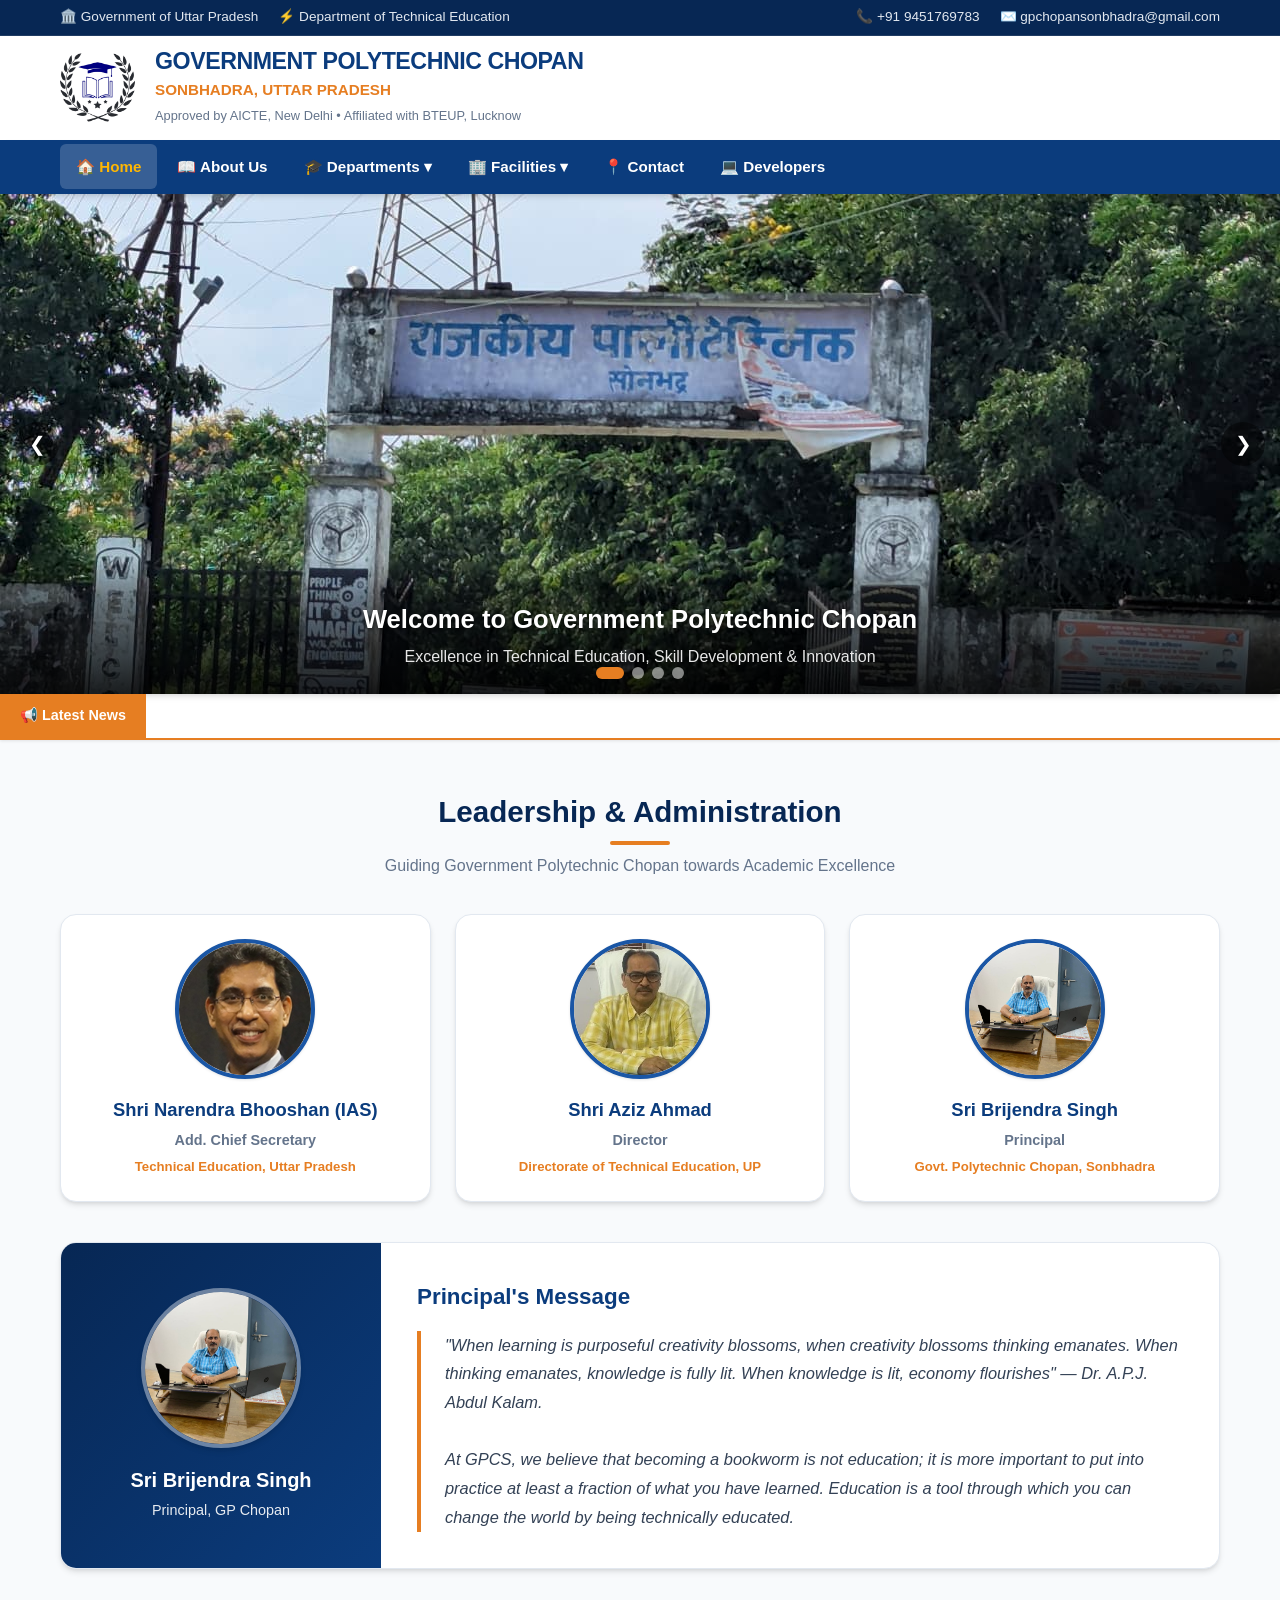
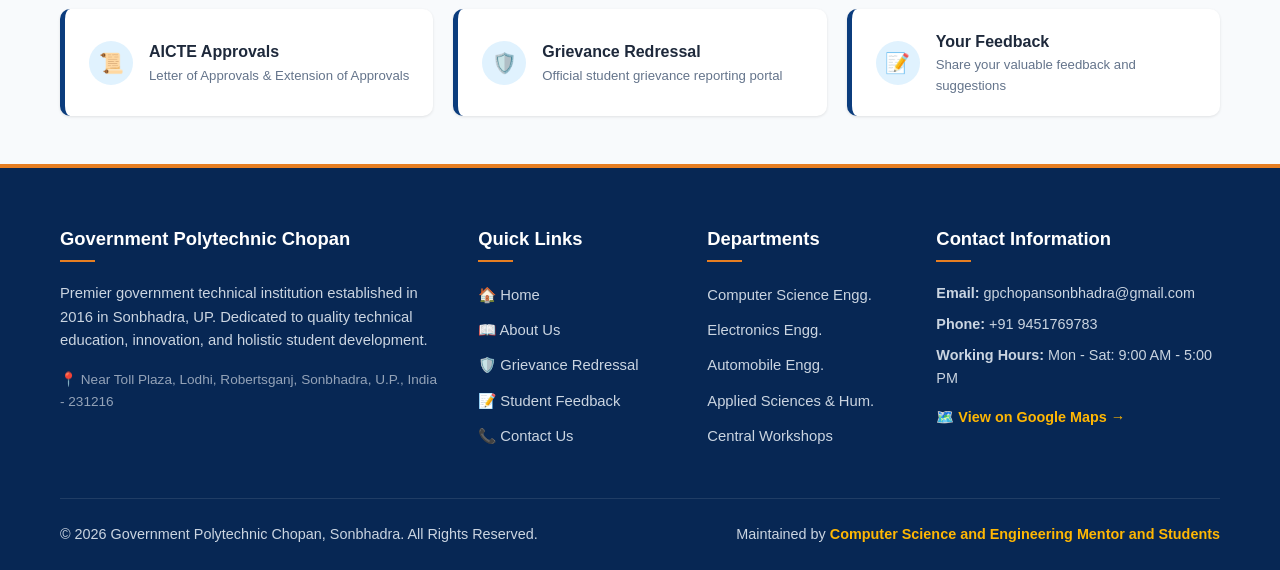
<file: index.html>
<!DOCTYPE html>
<html lang="en">
<head>
  <meta charset="UTF-8">
  <meta name="viewport" content="width=device-width, initial-scale=1.0">
  <meta http-equiv="X-UA-Compatible" content="IE=edge">
  <meta name="description" content="Government Polytechnic Chopan, Sonbhadra - Approved by AICTE, affiliated with BTEUP Lucknow. Premier Government Technical Institute.">
  <title>Government Polytechnic Chopan, Sonbhadra | Technical Education UP</title>
  <link rel="stylesheet" href="css/style.css">
  <link rel="icon" type="image/png" href="images/1.png">
</head>
<body>

<!-- Top Information Bar -->
<div class="top-bar">
  <div class="container">
    <div class="top-bar-left">
      <span>🏛️ Government of Uttar Pradesh</span>
      <span>⚡ Department of Technical Education</span>
    </div>
    <div class="top-bar-right">
      <a href="tel:9451769783">📞 +91 9451769783</a>
      <a href="mailto:gpchopansonbhadra@gmail.com">✉️ gpchopansonbhadra@gmail.com</a>
    </div>
  </div>
</div>

<!-- Main Branding Header -->
<header class="main-header">
  <div class="container">
    <div class="header-brand">
      <a href="index.html">
        <img src="images/1.png" alt="GP Chopan Official Logo" class="brand-logo">
      </a>
      <div class="brand-text">
        <h1>GOVERNMENT POLYTECHNIC CHOPAN</h1>
        <p>SONBHADRA, UTTAR PRADESH</p>
        <span class="sub-tag">Approved by AICTE, New Delhi • Affiliated with BTEUP, Lucknow</span>
      </div>
    </div>
  </div>
</header>

<!-- Sticky Responsive Navbar -->
<div class="navbar-wrapper">
  <div class="container">
    <nav class="navbar">
      <button class="mobile-nav-toggle" id="mobileNavToggle" aria-label="Toggle navigation" aria-expanded="false">☰</button>
      
      <ul class="nav-links" id="navLinks">
        <li class="nav-item">
          <a href="index.html" class="nav-link active">🏠 Home</a>
        </li>
        <li class="nav-item">
          <a href="about.html" class="nav-link ">📖 About Us</a>
        </li>
        
        <!-- Departments Dropdown -->
        <li class="nav-item dropdown">
          <a href="#" class="nav-link ">🎓 Departments ▾</a>
          <ul class="dropdown-menu">
            <li><a href="computerScience.html" class="dropdown-link">💻 Computer Science & Engg.</a></li>
            <li><a href="electronics.html" class="dropdown-link">⚡ Electronics Engineering</a></li>
            <li><a href="automobile.html" class="dropdown-link">🚗 Automobile Engineering</a></li>
            <li><a href="appliedSciencesAndHumanities.html" class="dropdown-link">🔬 Applied Sciences & Humanities</a></li>
          </ul>
        </li>

        <!-- Facilities Dropdown -->
        <li class="nav-item dropdown">
          <a href="#" class="nav-link ">🏢 Facilities ▾</a>
          <ul class="dropdown-menu">
            <li><a href="library.html" class="dropdown-link">📚 Central Library</a></li>
            <li><a href="workshops.html" class="dropdown-link">⚙️ Central Workshops</a></li>
            <li><a href="hostels.html" class="dropdown-link">🛏️ Student Hostels</a></li>
          </ul>
        </li>

        <li class="nav-item">
          <a href="contact.html" class="nav-link ">📍 Contact</a>
        </li>
        <li class="nav-item">
          <a href="developers.html" class="nav-link ">💻 Developers</a>
        </li>
      </ul>
    </nav>
  </div>
</div>

<main>
  <!-- Hero Carousel Slider -->
  <section class="hero-section">
    <div class="slider-container">
      <div class="slide active">
        <img src="images/home-pic1.jpg" alt="Government Polytechnic Chopan Campus">
        <div class="slide-caption">
          <h2>Welcome to Government Polytechnic Chopan</h2>
          <p>Excellence in Technical Education, Skill Development & Innovation</p>
        </div>
      </div>
      <div class="slide">
        <img src="images/home-pic2.jpg" alt="Academic Buildings and Campus Life">
        <div class="slide-caption">
          <h2>State-of-the-Art Infrastructure & Labs</h2>
          <p>Hands-on Practical Training for Future Engineers</p>
        </div>
      </div>
      <div class="slide">
        <img src="images/home-pic3-hostelgirls.jpg" alt="Student Hostels and Activities">
        <div class="slide-caption">
          <h2>Vibrant Campus & Student Life</h2>
          <p>Nurturing Leadership, Ethics, and Holistic Growth</p>
        </div>
      </div>
      <div class="slide">
        <img src="images/home-pic4.jpg" alt="College Campus Panoramic View">
        <div class="slide-caption">
          <h2>Sonbhadra's Leading Technical Institution</h2>
          <p>Empowering Students through Modern Engineering Diplomas</p>
        </div>
      </div>

      <button class="slider-btn prev" id="sliderPrev" aria-label="Previous Slide">❮</button>
      <button class="slider-btn next" id="sliderNext" aria-label="Next Slide">❯</button>

      <div class="slider-dots">
        <span class="dot active"></span>
        <span class="dot"></span>
        <span class="dot"></span>
        <span class="dot"></span>
      </div>
    </div>
  </section>

  <!-- Live Notice Ticker -->
  <div class="ticker-wrap">
    <div class="ticker-title">📢 Latest News</div>
    <div class="ticker-content">
      <div class="ticker-items">
        🔔 Students are required to be present in their scheduled classes to maintain the set attendance criteria to appear in the forthcoming examination. &nbsp;&nbsp;&nbsp; | &nbsp;&nbsp;&nbsp; 📄 AICTE Approvals (Letter of Approvals and Extension of Approvals) are available. &nbsp;&nbsp;&nbsp; | &nbsp;&nbsp;&nbsp; 📝 Online Grievance Redressal and Feedback forms are open for all students.
      </div>
    </div>
  </div>

  <!-- Key Dignitaries Section -->
  <section class="section-py">
    <div class="container">
      <div class="section-title-wrap">
        <h2 class="section-title">Leadership & Administration</h2>
        <p class="section-subtitle">Guiding Government Polytechnic Chopan towards Academic Excellence</p>
      </div>

      <div class="dignitaries-grid">
        <div class="dignitary-card">
          <div class="dignitary-img-wrap">
            <img src="images/narendra.jpg" alt="Shri Narendra Bhooshan (IAS)">
          </div>
          <h3 class="dignitary-name">Shri Narendra Bhooshan (IAS)</h3>
          <p class="dignitary-post">Add. Chief Secretary</p>
          <p class="dignitary-dept">Technical Education, Uttar Pradesh</p>
        </div>

        <div class="dignitary-card">
          <div class="dignitary-img-wrap">
            <img src="images/aziz.jpg" alt="Shri Aziz Ahmad">
          </div>
          <h3 class="dignitary-name">Shri Aziz Ahmad</h3>
          <p class="dignitary-post">Director</p>
          <p class="dignitary-dept">Directorate of Technical Education, UP</p>
        </div>

        <div class="dignitary-card">
          <div class="dignitary-img-wrap">
            <img src="images/Principal.jpg" alt="Sri Brijendra Singh">
          </div>
          <h3 class="dignitary-name">Sri Brijendra Singh</h3>
          <p class="dignitary-post">Principal</p>
          <p class="dignitary-dept">Govt. Polytechnic Chopan, Sonbhadra</p>
        </div>
      </div>

      <!-- Principal's Message -->
      <div class="message-card">
        <div class="message-author">
          <div class="author-img">
            <img src="images/Principal.jpg" alt="Principal Brijendra Singh">
          </div>
          <div class="author-info">
            <h3>Sri Brijendra Singh</h3>
            <p>Principal, GP Chopan</p>
          </div>
        </div>
        <div class="message-body">
          <h4>Principal's Message</h4>
          <div class="message-quote">
            "When learning is purposeful creativity blossoms, when creativity blossoms thinking emanates. When thinking emanates, knowledge is fully lit. When knowledge is lit, economy flourishes" — Dr. A.P.J. Abdul Kalam.
            <br><br>
            At GPCS, we believe that becoming a bookworm is not education; it is more important to put into practice at least a fraction of what you have learned. Education is a tool through which you can change the world by being technically educated.
          </div>
        </div>
      </div>

      <!-- Quick Action Portals -->
      <div class="action-links-grid">
        <a href="about.html" class="action-card">
          <div class="action-icon">📜</div>
          <div class="action-text">
            <h5>AICTE Approvals</h5>
            <p>Letter of Approvals & Extension of Approvals</p>
          </div>
        </a>

        <a href="https://docs.google.com/forms/d/e/1FAIpQLScUf7JeRO1fRoZRRCuIjWEbZJXrRQz1J8xh0VH1PEmQJwqocQ/viewform?usp=sf_link" target="_blank" class="action-card">
          <div class="action-icon">🛡️</div>
          <div class="action-text">
            <h5>Grievance Redressal</h5>
            <p>Official student grievance reporting portal</p>
          </div>
        </a>

        <a href="https://docs.google.com/forms/d/e/1FAIpQLSd5dwCUVYq0tecdDUFFVbvG7t9QokzE7sUzHUwXQ-LgJRItwA/viewform?usp=sf_link" target="_blank" class="action-card">
          <div class="action-icon">📝</div>
          <div class="action-text">
            <h5>Your Feedback</h5>
            <p>Share your valuable feedback and suggestions</p>
          </div>
        </a>
      </div>

    </div>
  </section>
</main>

<!-- Footer -->
<footer class="main-footer">
  <div class="container">
    <div class="footer-grid">
      <div class="footer-col">
        <h4>Government Polytechnic Chopan</h4>
        <p style="font-size: 0.925rem; line-height: 1.6; margin-bottom: 1rem;">
          Premier government technical institution established in 2016 in Sonbhadra, UP. Dedicated to quality technical education, innovation, and holistic student development.
        </p>
        <p style="font-size: 0.85rem; color: #94a3b8;">
          📍 Near Toll Plaza, Lodhi, Robertsganj, Sonbhadra, U.P., India - 231216
        </p>
      </div>

      <div class="footer-col">
        <h4>Quick Links</h4>
        <ul class="footer-links">
          <li><a href="index.html">🏠 Home</a></li>
          <li><a href="about.html">📖 About Us</a></li>
          <li><a href="https://docs.google.com/forms/d/e/1FAIpQLScUf7JeRO1fRoZRRCuIjWEbZJXrRQz1J8xh0VH1PEmQJwqocQ/viewform?usp=sf_link" target="_blank">🛡️ Grievance Redressal</a></li>
          <li><a href="https://docs.google.com/forms/d/e/1FAIpQLSd5dwCUVYq0tecdDUFFVbvG7t9QokzE7sUzHUwXQ-LgJRItwA/viewform?usp=sf_link" target="_blank">📝 Student Feedback</a></li>
          <li><a href="contact.html">📞 Contact Us</a></li>
        </ul>
      </div>

      <div class="footer-col">
        <h4>Departments</h4>
        <ul class="footer-links">
          <li><a href="computerScience.html">Computer Science Engg.</a></li>
          <li><a href="electronics.html">Electronics Engg.</a></li>
          <li><a href="automobile.html">Automobile Engg.</a></li>
          <li><a href="appliedSciencesAndHumanities.html">Applied Sciences & Hum.</a></li>
          <li><a href="workshops.html">Central Workshops</a></li>
        </ul>
      </div>

      <div class="footer-col">
        <h4>Contact Information</h4>
        <p style="font-size: 0.9rem; margin-bottom: 0.5rem;"><strong>Email:</strong> gpchopansonbhadra@gmail.com</p>
        <p style="font-size: 0.9rem; margin-bottom: 0.5rem;"><strong>Phone:</strong> +91 9451769783</p>
        <p style="font-size: 0.9rem; margin-bottom: 0.5rem;"><strong>Working Hours:</strong> Mon - Sat: 9:00 AM - 5:00 PM</p>
        <p style="font-size: 0.9rem; margin-top: 1rem;"><a href="contact.html" style="color:#ffb703; font-weight:600;">🗺️ View on Google Maps →</a></p>
      </div>
    </div>

    <div class="footer-bottom">
      <div>&copy; 2026 Government Polytechnic Chopan, Sonbhadra. All Rights Reserved.</div>
      <div>Maintained by <a href="developers.html">Computer Science and Engineering Mentor and Students</a></div>
    </div>
  </div>
</footer>

<script src="js/main.js"></script>
</body>
</html>
</file>
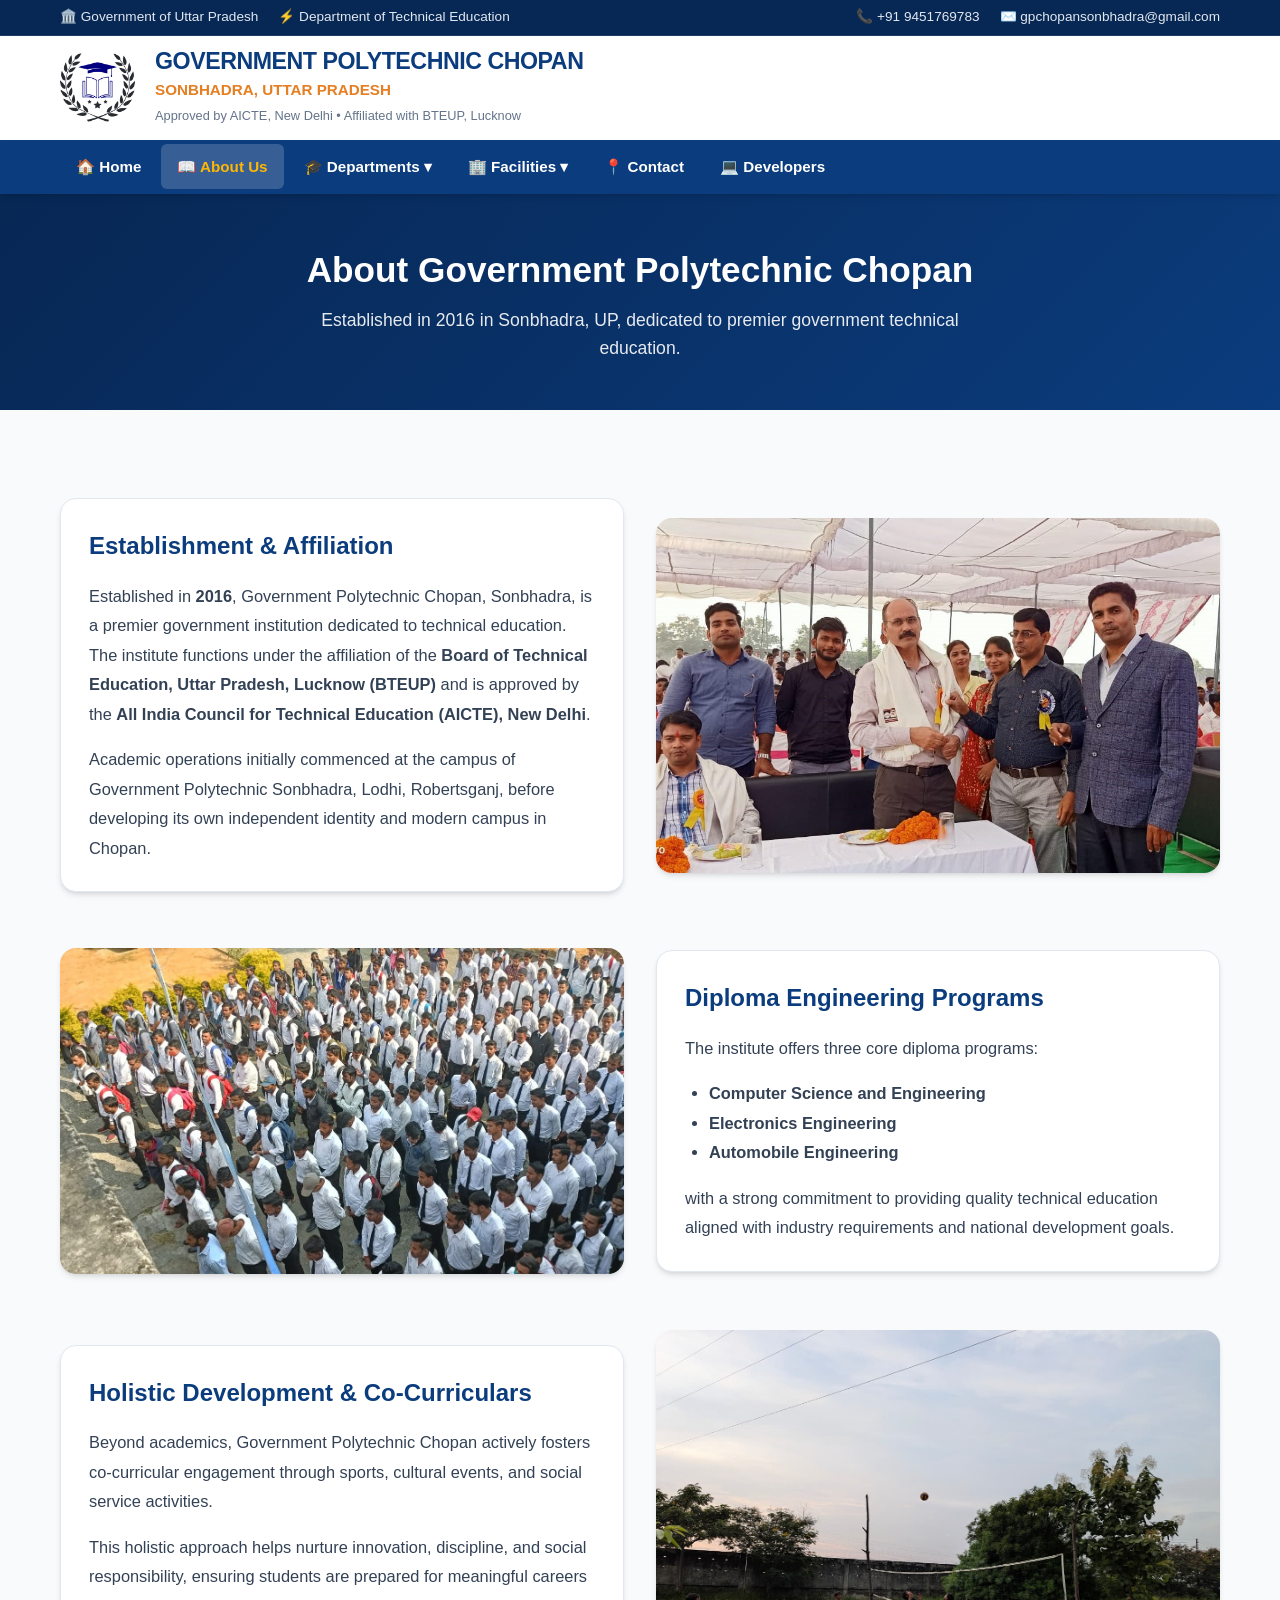
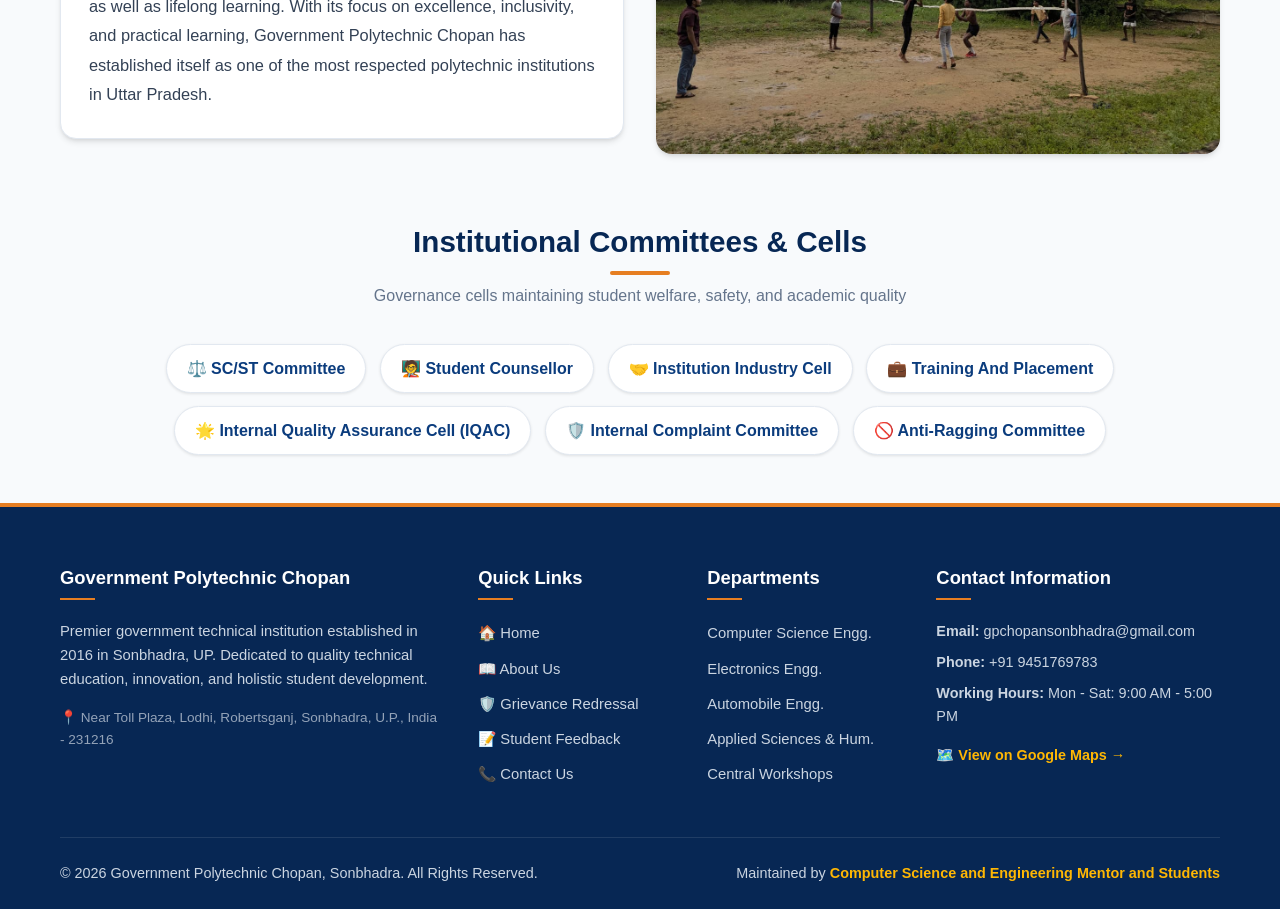
<file: about.html>
<!DOCTYPE html>
<html lang="en">
<head>
  <meta charset="UTF-8">
  <meta name="viewport" content="width=device-width, initial-scale=1.0">
  <meta http-equiv="X-UA-Compatible" content="IE=edge">
  <meta name="description" content="About Government Polytechnic Chopan, Sonbhadra - History, Affiliation, Programs & Institutional Committees.">
  <title>About Us | Government Polytechnic Chopan, Sonbhadra</title>
  <link rel="stylesheet" href="css/style.css">
  <link rel="icon" type="image/png" href="images/1.png">
</head>
<body>

<!-- Top Information Bar -->
<div class="top-bar">
  <div class="container">
    <div class="top-bar-left">
      <span>🏛️ Government of Uttar Pradesh</span>
      <span>⚡ Department of Technical Education</span>
    </div>
    <div class="top-bar-right">
      <a href="tel:9451769783">📞 +91 9451769783</a>
      <a href="mailto:gpchopansonbhadra@gmail.com">✉️ gpchopansonbhadra@gmail.com</a>
    </div>
  </div>
</div>

<!-- Main Branding Header -->
<header class="main-header">
  <div class="container">
    <div class="header-brand">
      <a href="index.html">
        <img src="images/1.png" alt="GP Chopan Official Logo" class="brand-logo">
      </a>
      <div class="brand-text">
        <h1>GOVERNMENT POLYTECHNIC CHOPAN</h1>
        <p>SONBHADRA, UTTAR PRADESH</p>
        <span class="sub-tag">Approved by AICTE, New Delhi • Affiliated with BTEUP, Lucknow</span>
      </div>
    </div>
  </div>
</header>

<!-- Sticky Responsive Navbar -->
<div class="navbar-wrapper">
  <div class="container">
    <nav class="navbar">
      <button class="mobile-nav-toggle" id="mobileNavToggle" aria-label="Toggle navigation" aria-expanded="false">☰</button>
      
      <ul class="nav-links" id="navLinks">
        <li class="nav-item">
          <a href="index.html" class="nav-link">🏠 Home</a>
        </li>
        <li class="nav-item">
          <a href="about.html" class="nav-link active">📖 About Us</a>
        </li>
        
        <!-- Departments Dropdown -->
        <li class="nav-item dropdown">
          <a href="#" class="nav-link">🎓 Departments ▾</a>
          <ul class="dropdown-menu">
            <li><a href="computerScience.html" class="dropdown-link">💻 Computer Science & Engg.</a></li>
            <li><a href="electronics.html" class="dropdown-link">⚡ Electronics Engineering</a></li>
            <li><a href="automobile.html" class="dropdown-link">🚗 Automobile Engineering</a></li>
            <li><a href="appliedSciencesAndHumanities.html" class="dropdown-link">🔬 Applied Sciences & Humanities</a></li>
          </ul>
        </li>

        <!-- Facilities Dropdown -->
        <li class="nav-item dropdown">
          <a href="#" class="nav-link">🏢 Facilities ▾</a>
          <ul class="dropdown-menu">
            <li><a href="library.html" class="dropdown-link">📚 Central Library</a></li>
            <li><a href="workshops.html" class="dropdown-link">⚙️ Central Workshops</a></li>
            <li><a href="hostels.html" class="dropdown-link">🛏️ Student Hostels</a></li>
          </ul>
        </li>

        <li class="nav-item">
          <a href="contact.html" class="nav-link">📍 Contact</a>
        </li>
        <li class="nav-item">
          <a href="developers.html" class="nav-link">💻 Developers</a>
        </li>
      </ul>
    </nav>
  </div>
</div>

<main>
  <div class="dept-banner">
    <div class="container">
      <h1>About Government Polytechnic Chopan</h1>
      <p>Established in 2016 in Sonbhadra, UP, dedicated to premier government technical education.</p>
    </div>
  </div>

  <section class="section-py">
    <div class="container">
      
      <div class="grid-2col" style="margin-bottom: 3.5rem;">
        <div class="feature-box">
          <h2 style="color: var(--primary-color); font-size: 1.5rem; margin-bottom: 1rem;">Establishment & Affiliation</h2>
          <p style="line-height: 1.8; color: #334155; font-size: 1.025rem; margin-bottom: 1rem;">
            Established in <strong>2016</strong>, Government Polytechnic Chopan, Sonbhadra, is a premier government institution dedicated to technical education. The institute functions under the affiliation of the <strong>Board of Technical Education, Uttar Pradesh, Lucknow (BTEUP)</strong> and is approved by the <strong>All India Council for Technical Education (AICTE), New Delhi</strong>.
          </p>
          <p style="line-height: 1.8; color: #334155; font-size: 1.025rem;">
            Academic operations initially commenced at the campus of Government Polytechnic Sonbhadra, Lodhi, Robertsganj, before developing its own independent identity and modern campus in Chopan.
          </p>
        </div>
        <div>
          <img src="images/about-pic1.jpeg" alt="Inauguration & Campus Life" style="border-radius: var(--radius-lg); box-shadow: var(--shadow-md); width:100%; height:100%; object-fit:cover;">
        </div>
      </div>

      <div class="grid-2col" style="direction: rtl; margin-bottom: 3.5rem;">
        <div class="feature-box" style="direction: ltr;">
          <h2 style="color: var(--primary-color); font-size: 1.5rem; margin-bottom: 1rem;">Diploma Engineering Programs</h2>
          <p style="line-height: 1.8; color: #334155; font-size: 1.025rem; margin-bottom: 1rem;">
            The institute offers three core diploma programs:
          </p>
          <ul style="padding-left: 1.5rem; line-height: 1.8; color: #334155; font-size: 1.025rem; margin-bottom: 1rem;">
            <li><strong>Computer Science and Engineering</strong></li>
            <li><strong>Electronics Engineering</strong></li>
            <li><strong>Automobile Engineering</strong></li>
          </ul>
          <p style="line-height: 1.8; color: #334155; font-size: 1.025rem;">
            with a strong commitment to providing quality technical education aligned with industry requirements and national development goals.
          </p>
        </div>
        <div style="direction: ltr;">
          <img src="images/about-pic2.jpeg" alt="Students Gathering" style="border-radius: var(--radius-lg); box-shadow: var(--shadow-md); width:100%; height:100%; object-fit:cover;">
        </div>
      </div>

      <div class="grid-2col" style="margin-bottom: 3.5rem;">
        <div class="feature-box">
          <h2 style="color: var(--primary-color); font-size: 1.5rem; margin-bottom: 1rem;">Holistic Development & Co-Curriculars</h2>
          <p style="line-height: 1.8; color: #334155; font-size: 1.025rem; margin-bottom: 1rem;">
            Beyond academics, Government Polytechnic Chopan actively fosters co-curricular engagement through sports, cultural events, and social service activities.
          </p>
          <p style="line-height: 1.8; color: #334155; font-size: 1.025rem;">
            This holistic approach helps nurture innovation, discipline, and social responsibility, ensuring students are prepared for meaningful careers as well as lifelong learning. With its focus on excellence, inclusivity, and practical learning, Government Polytechnic Chopan has established itself as one of the most respected polytechnic institutions in Uttar Pradesh.
          </p>
        </div>
        <div>
          <img src="images/about-pic3.jpg" alt="Sports & Physical Education" style="border-radius: var(--radius-lg); box-shadow: var(--shadow-md); width:100%; height:100%; object-fit:cover;">
        </div>
      </div>

      <!-- Institutional Committees (Clean Badges, Non-Jumping) -->
      <div class="section-title-wrap" style="margin-top: 4rem;">
        <h2 class="section-title">Institutional Committees & Cells</h2>
        <p class="section-subtitle">Governance cells maintaining student welfare, safety, and academic quality</p>
      </div>

      <div class="committee-grid">
        <span class="committee-btn">⚖️ SC/ST Committee</span>
        <span class="committee-btn">🧑‍🏫 Student Counsellor</span>
        <span class="committee-btn">🤝 Institution Industry Cell</span>
        <span class="committee-btn">💼 Training And Placement</span>
        <span class="committee-btn">🌟 Internal Quality Assurance Cell (IQAC)</span>
        <span class="committee-btn">🛡️ Internal Complaint Committee</span>
        <span class="committee-btn">🚫 Anti-Ragging Committee</span>
      </div>

    </div>
  </section>
</main>

<!-- Footer -->
<footer class="main-footer">
  <div class="container">
    <div class="footer-grid">
      <div class="footer-col">
        <h4>Government Polytechnic Chopan</h4>
        <p style="font-size: 0.925rem; line-height: 1.6; margin-bottom: 1rem;">
          Premier government technical institution established in 2016 in Sonbhadra, UP. Dedicated to quality technical education, innovation, and holistic student development.
        </p>
        <p style="font-size: 0.85rem; color: #94a3b8;">
          📍 Near Toll Plaza, Lodhi, Robertsganj, Sonbhadra, U.P., India - 231216
        </p>
      </div>

      <div class="footer-col">
        <h4>Quick Links</h4>
        <ul class="footer-links">
          <li><a href="index.html">🏠 Home</a></li>
          <li><a href="about.html">📖 About Us</a></li>
          <li><a href="https://docs.google.com/forms/d/e/1FAIpQLScUf7JeRO1fRoZRRCuIjWEbZJXrRQz1J8xh0VH1PEmQJwqocQ/viewform?usp=sf_link" target="_blank">🛡️ Grievance Redressal</a></li>
          <li><a href="https://docs.google.com/forms/d/e/1FAIpQLSd5dwCUVYq0tecdDUFFVbvG7t9QokzE7sUzHUwXQ-LgJRItwA/viewform?usp=sf_link" target="_blank">📝 Student Feedback</a></li>
          <li><a href="contact.html">📞 Contact Us</a></li>
        </ul>
      </div>

      <div class="footer-col">
        <h4>Departments</h4>
        <ul class="footer-links">
          <li><a href="computerScience.html">Computer Science Engg.</a></li>
          <li><a href="electronics.html">Electronics Engg.</a></li>
          <li><a href="automobile.html">Automobile Engg.</a></li>
          <li><a href="appliedSciencesAndHumanities.html">Applied Sciences & Hum.</a></li>
          <li><a href="workshops.html">Central Workshops</a></li>
        </ul>
      </div>

      <div class="footer-col">
        <h4>Contact Information</h4>
        <p style="font-size: 0.9rem; margin-bottom: 0.5rem;"><strong>Email:</strong> gpchopansonbhadra@gmail.com</p>
        <p style="font-size: 0.9rem; margin-bottom: 0.5rem;"><strong>Phone:</strong> +91 9451769783</p>
        <p style="font-size: 0.9rem; margin-bottom: 0.5rem;"><strong>Working Hours:</strong> Mon - Sat: 9:00 AM - 5:00 PM</p>
        <p style="font-size: 0.9rem; margin-top: 1rem;"><a href="contact.html" style="color:#ffb703; font-weight:600;">🗺️ View on Google Maps →</a></p>
      </div>
    </div>

    <div class="footer-bottom">
      <div>&copy; 2026 Government Polytechnic Chopan, Sonbhadra. All Rights Reserved.</div>
      <div>Maintained by <a href="developers.html">Computer Science and Engineering Mentor and Students</a></div>
    </div>
  </div>
</footer>

<script src="js/main.js"></script>
</body>
</html>
</file>
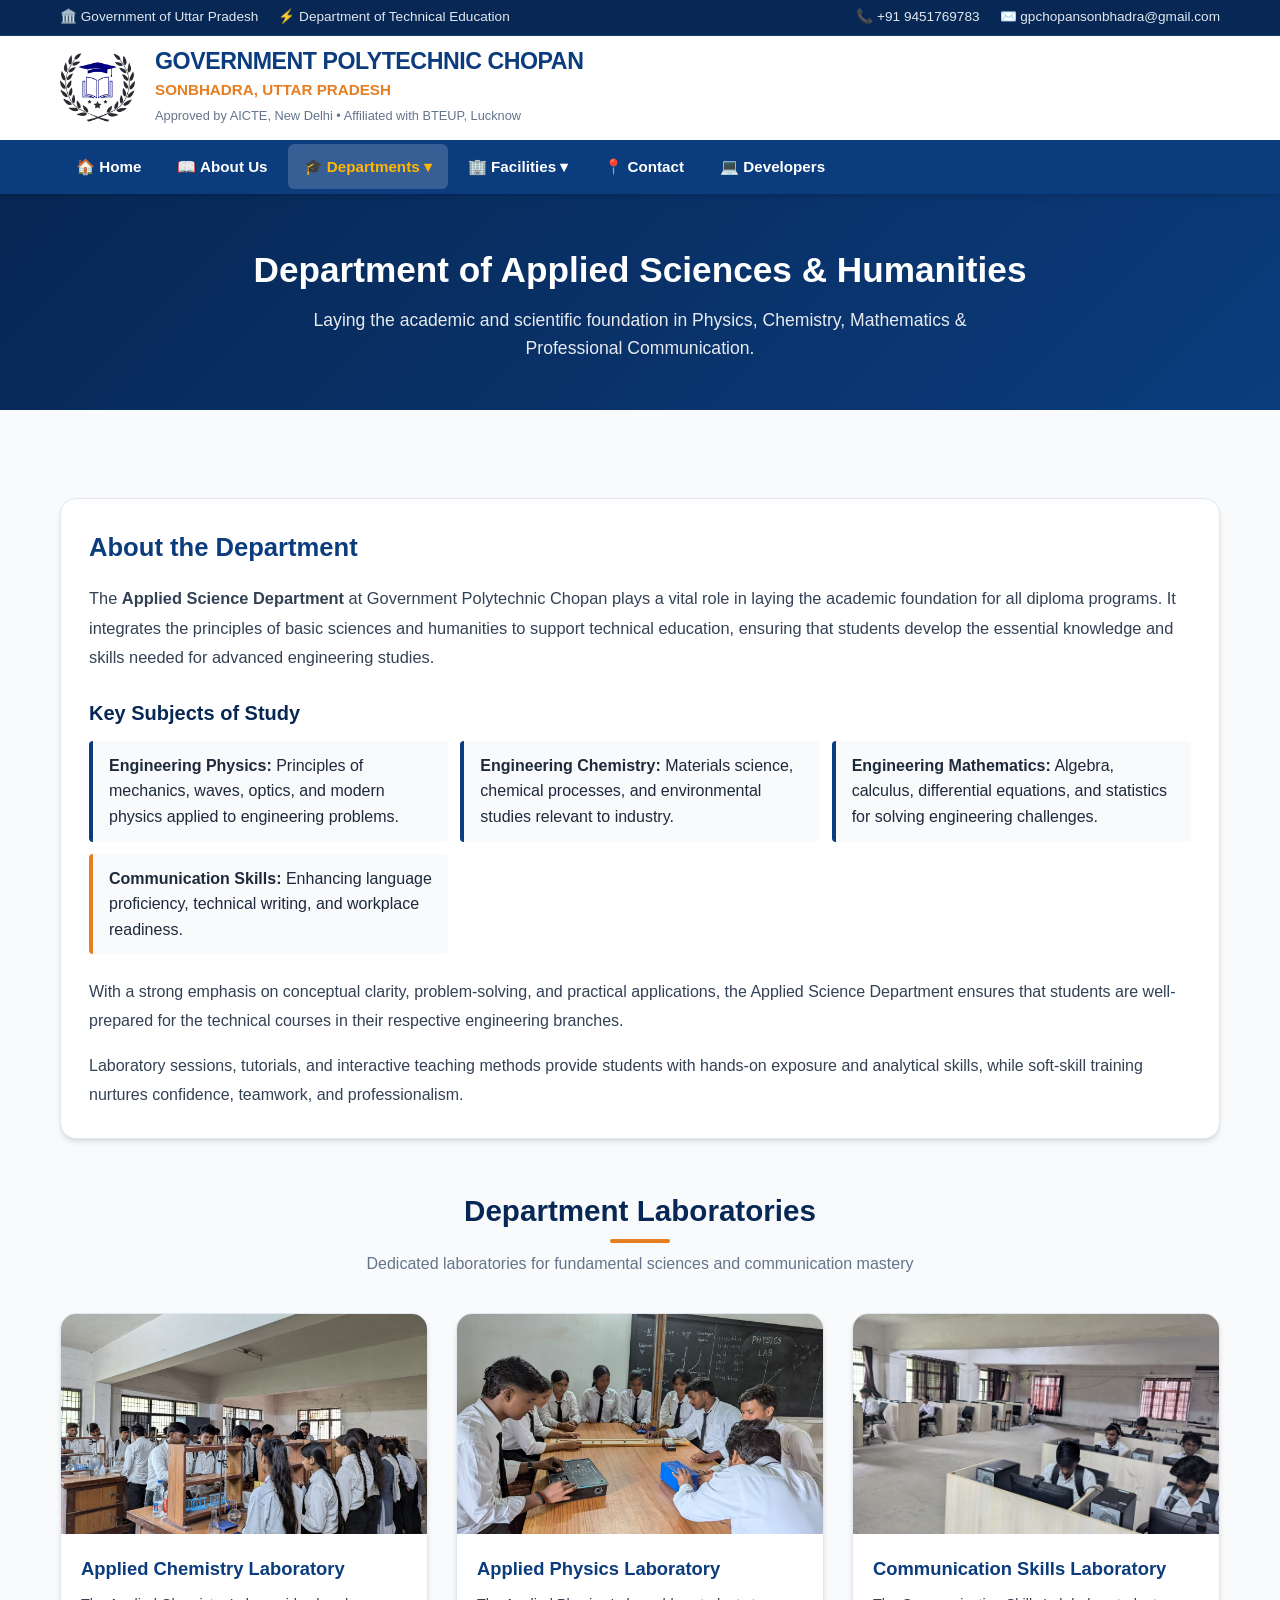
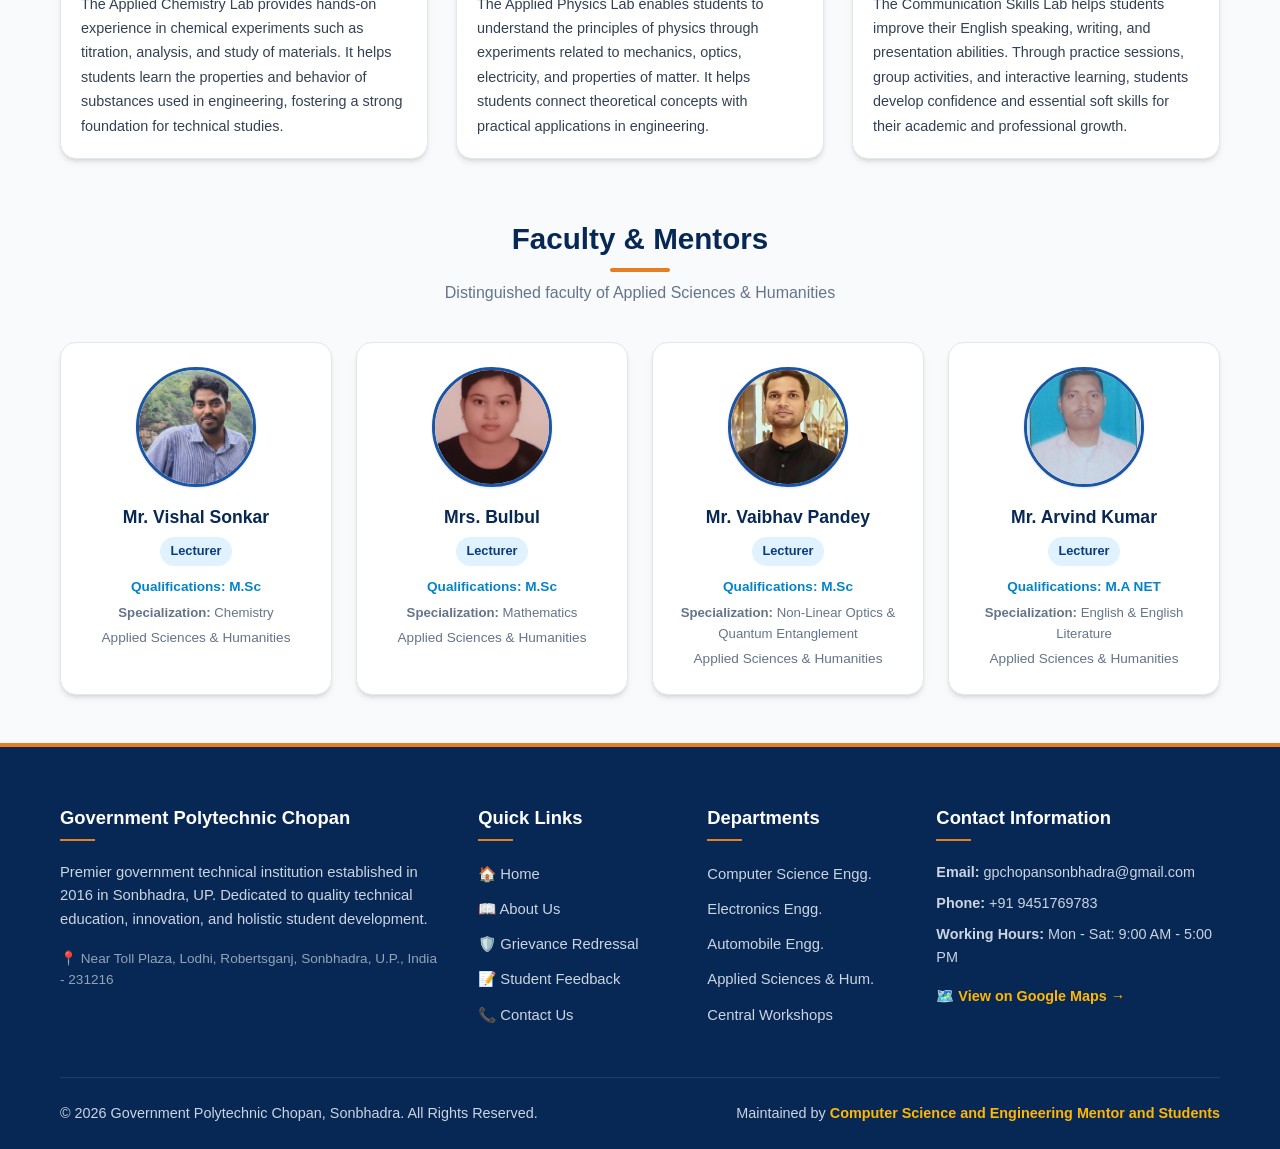
<file: appliedSciencesAndHumanities.html>
<!DOCTYPE html>
<html lang="en">
<head>
  <meta charset="UTF-8">
  <meta name="viewport" content="width=device-width, initial-scale=1.0">
  <meta http-equiv="X-UA-Compatible" content="IE=edge">
  <meta name="description" content="Government Polytechnic Chopan, Sonbhadra - Approved by AICTE, affiliated with BTEUP Lucknow. Premier Government Technical Institute.">
  <title>Government Polytechnic Chopan, Sonbhadra | Technical Education UP</title>
  <link rel="stylesheet" href="css/style.css">
  <link rel="icon" type="image/png" href="images/1.png">
</head>
<body>

<!-- Top Information Bar -->
<div class="top-bar">
  <div class="container">
    <div class="top-bar-left">
      <span>🏛️ Government of Uttar Pradesh</span>
      <span>⚡ Department of Technical Education</span>
    </div>
    <div class="top-bar-right">
      <a href="tel:9451769783">📞 +91 9451769783</a>
      <a href="mailto:gpchopansonbhadra@gmail.com">✉️ gpchopansonbhadra@gmail.com</a>
    </div>
  </div>
</div>

<!-- Main Branding Header -->
<header class="main-header">
  <div class="container">
    <div class="header-brand">
      <a href="index.html">
        <img src="images/1.png" alt="GP Chopan Official Logo" class="brand-logo">
      </a>
      <div class="brand-text">
        <h1>GOVERNMENT POLYTECHNIC CHOPAN</h1>
        <p>SONBHADRA, UTTAR PRADESH</p>
        <span class="sub-tag">Approved by AICTE, New Delhi • Affiliated with BTEUP, Lucknow</span>
      </div>
    </div>
  </div>
</header>

<!-- Sticky Responsive Navbar -->
<div class="navbar-wrapper">
  <div class="container">
    <nav class="navbar">
      <button class="mobile-nav-toggle" id="mobileNavToggle" aria-label="Toggle navigation" aria-expanded="false">☰</button>
      
      <ul class="nav-links" id="navLinks">
        <li class="nav-item">
          <a href="index.html" class="nav-link ">🏠 Home</a>
        </li>
        <li class="nav-item">
          <a href="about.html" class="nav-link ">📖 About Us</a>
        </li>
        
        <!-- Departments Dropdown -->
        <li class="nav-item dropdown">
          <a href="#" class="nav-link active">🎓 Departments ▾</a>
          <ul class="dropdown-menu">
            <li><a href="computerScience.html" class="dropdown-link">💻 Computer Science & Engg.</a></li>
            <li><a href="electronics.html" class="dropdown-link">⚡ Electronics Engineering</a></li>
            <li><a href="automobile.html" class="dropdown-link">🚗 Automobile Engineering</a></li>
            <li><a href="appliedSciencesAndHumanities.html" class="dropdown-link">🔬 Applied Sciences & Humanities</a></li>
          </ul>
        </li>

        <!-- Facilities Dropdown -->
        <li class="nav-item dropdown">
          <a href="#" class="nav-link ">🏢 Facilities ▾</a>
          <ul class="dropdown-menu">
            <li><a href="library.html" class="dropdown-link">📚 Central Library</a></li>
            <li><a href="workshops.html" class="dropdown-link">⚙️ Central Workshops</a></li>
            <li><a href="hostels.html" class="dropdown-link">🛏️ Student Hostels</a></li>
          </ul>
        </li>

        <li class="nav-item">
          <a href="contact.html" class="nav-link ">📍 Contact</a>
        </li>
        <li class="nav-item">
          <a href="developers.html" class="nav-link ">💻 Developers</a>
        </li>
      </ul>
    </nav>
  </div>
</div>

<main>
  <div class="dept-banner">
    <div class="container">
      <h1>Department of Applied Sciences & Humanities</h1>
      <p>Laying the academic and scientific foundation in Physics, Chemistry, Mathematics & Professional Communication.</p>
    </div>
  </div>

  <section class="section-py">
    <div class="container">
      
      <!-- Department Overview -->
      <div class="feature-box" style="margin-bottom: 3rem;">
        <h2 style="color: var(--primary-color); font-size: 1.6rem; margin-bottom: 1rem;">About the Department</h2>
        <p style="line-height: 1.8; margin-bottom: 1.25rem; font-size: 1.025rem; color: #334155;">
          The <strong>Applied Science Department</strong> at Government Polytechnic Chopan plays a vital role in laying the academic foundation for all diploma programs. It integrates the principles of basic sciences and humanities to support technical education, ensuring that students develop the essential knowledge and skills needed for advanced engineering studies.
        </p>

        <h3 style="color: var(--primary-dark); font-size: 1.25rem; margin: 1.5rem 0 0.75rem;">Key Subjects of Study</h3>
        
        <div style="display: grid; grid-template-columns: repeat(auto-fit, minmax(280px, 1fr)); gap: 0.75rem; margin-bottom: 1.5rem;">
          <div style="background: #f8fafc; padding: 0.75rem 1rem; border-left: 4px solid var(--primary-color); border-radius: 4px;">
            <strong>Engineering Physics:</strong> Principles of mechanics, waves, optics, and modern physics applied to engineering problems.
          </div>
          <div style="background: #f8fafc; padding: 0.75rem 1rem; border-left: 4px solid var(--primary-color); border-radius: 4px;">
            <strong>Engineering Chemistry:</strong> Materials science, chemical processes, and environmental studies relevant to industry.
          </div>
          <div style="background: #f8fafc; padding: 0.75rem 1rem; border-left: 4px solid var(--primary-color); border-radius: 4px;">
            <strong>Engineering Mathematics:</strong> Algebra, calculus, differential equations, and statistics for solving engineering challenges.
          </div>
          <div style="background: #f8fafc; padding: 0.75rem 1rem; border-left: 4px solid var(--accent-color); border-radius: 4px;">
            <strong>Communication Skills:</strong> Enhancing language proficiency, technical writing, and workplace readiness.
          </div>
        </div>

        <p style="line-height: 1.8; margin-bottom: 1rem; font-size: 1rem; color: #334155;">
          With a strong emphasis on conceptual clarity, problem-solving, and practical applications, the Applied Science Department ensures that students are well-prepared for the technical courses in their respective engineering branches.
        </p>
        <p style="line-height: 1.8; font-size: 1rem; color: #334155;">
          Laboratory sessions, tutorials, and interactive teaching methods provide students with hands-on exposure and analytical skills, while soft-skill training nurtures confidence, teamwork, and professionalism.
        </p>
      </div>

      <!-- Laboratories -->
      <div class="section-title-wrap">
        <h2 class="section-title">Department Laboratories</h2>
        <p class="section-subtitle">Dedicated laboratories for fundamental sciences and communication mastery</p>
      </div>

      <div class="grid-3col" style="margin-bottom: 3.5rem;">
        <div class="lab-card">
          <div class="lab-img-wrap">
            <img src="images/chemistry-lab.jpg" alt="Applied Chemistry Lab">
          </div>
          <div class="lab-content">
            <h4>Applied Chemistry Laboratory</h4>
            <p style="line-height: 1.7; color: #334155; margin-top: 0.5rem;">
              The Applied Chemistry Lab provides hands-on experience in chemical experiments such as titration, analysis, and study of materials. It helps students learn the properties and behavior of substances used in engineering, fostering a strong foundation for technical studies.
            </p>
          </div>
        </div>

        <div class="lab-card">
          <div class="lab-img-wrap">
            <img src="images/physics-lab.jpg" alt="Applied Physics Lab">
          </div>
          <div class="lab-content">
            <h4>Applied Physics Laboratory</h4>
            <p style="line-height: 1.7; color: #334155; margin-top: 0.5rem;">
              The Applied Physics Lab enables students to understand the principles of physics through experiments related to mechanics, optics, electricity, and properties of matter. It helps students connect theoretical concepts with practical applications in engineering.
            </p>
          </div>
        </div>

        <div class="lab-card">
          <div class="lab-img-wrap">
            <img src="images/comm-lab.jpg" alt="Communication Skills Lab">
          </div>
          <div class="lab-content">
            <h4>Communication Skills Laboratory</h4>
            <p style="line-height: 1.7; color: #334155; margin-top: 0.5rem;">
              The Communication Skills Lab helps students improve their English speaking, writing, and presentation abilities. Through practice sessions, group activities, and interactive learning, students develop confidence and essential soft skills for their academic and professional growth.
            </p>
          </div>
        </div>
      </div>

      <!-- Faculty Members -->
      <div class="section-title-wrap">
        <h2 class="section-title">Faculty & Mentors</h2>
        <p class="section-subtitle">Distinguished faculty of Applied Sciences & Humanities</p>
      </div>

      <div class="faculty-grid">
        
        <!-- Mr. Vishal Sonkar -->
        <div class="faculty-card">
          <div class="faculty-avatar">
            <img src="images/vishal sonkar.jpg" alt="Mr. Vishal Sonkar">
          </div>
          <h3 class="faculty-name">Mr. Vishal Sonkar</h3>
          <span class="faculty-role">Lecturer</span>
          <p style="font-size: 0.85rem; font-weight: 600; color: #0284c7; margin-top: 0.25rem;">Qualifications: M.Sc</p>
          <p style="font-size: 0.825rem; color: #64748b; margin-top: 0.25rem;"><strong>Specialization:</strong> Chemistry</p>
          <p class="faculty-dept" style="margin-top: 0.25rem;">Applied Sciences & Humanities</p>
        </div>

        <!-- Mrs. Bulbul -->
        <div class="faculty-card">
          <div class="faculty-avatar">
            <img src="images/bulbul.jpeg" alt="Mrs. Bulbul">
          </div>
          <h3 class="faculty-name">Mrs. Bulbul</h3>
          <span class="faculty-role">Lecturer</span>
          <p style="font-size: 0.85rem; font-weight: 600; color: #0284c7; margin-top: 0.25rem;">Qualifications: M.Sc</p>
          <p style="font-size: 0.825rem; color: #64748b; margin-top: 0.25rem;"><strong>Specialization:</strong> Mathematics</p>
          <p class="faculty-dept" style="margin-top: 0.25rem;">Applied Sciences & Humanities</p>
        </div>

        <!-- Mr. Vaibhav Pandey -->
        <div class="faculty-card">
          <div class="faculty-avatar">
            <img src="images/vaibhav pandey.jpg" alt="Mr. Vaibhav Pandey">
          </div>
          <h3 class="faculty-name">Mr. Vaibhav Pandey</h3>
          <span class="faculty-role">Lecturer</span>
          <p style="font-size: 0.85rem; font-weight: 600; color: #0284c7; margin-top: 0.25rem;">Qualifications: M.Sc</p>
          <p style="font-size: 0.825rem; color: #64748b; margin-top: 0.25rem;"><strong>Specialization:</strong> Non-Linear Optics & Quantum Entanglement</p>
          <p class="faculty-dept" style="margin-top: 0.25rem;">Applied Sciences & Humanities</p>
        </div>

        <!-- Mr. Arvind Kumar -->
        <div class="faculty-card">
          <div class="faculty-avatar">
            <img src="images/arvind kumar.jpeg" alt="Mr. Arvind Kumar">
          </div>
          <h3 class="faculty-name">Mr. Arvind Kumar</h3>
          <span class="faculty-role">Lecturer</span>
          <p style="font-size: 0.85rem; font-weight: 600; color: #0284c7; margin-top: 0.25rem;">Qualifications: M.A NET</p>
          <p style="font-size: 0.825rem; color: #64748b; margin-top: 0.25rem;"><strong>Specialization:</strong> English & English Literature</p>
          <p class="faculty-dept" style="margin-top: 0.25rem;">Applied Sciences & Humanities</p>
        </div>

      </div>

    </div>
  </section>
</main>

<!-- Footer -->
<footer class="main-footer">
  <div class="container">
    <div class="footer-grid">
      <div class="footer-col">
        <h4>Government Polytechnic Chopan</h4>
        <p style="font-size: 0.925rem; line-height: 1.6; margin-bottom: 1rem;">
          Premier government technical institution established in 2016 in Sonbhadra, UP. Dedicated to quality technical education, innovation, and holistic student development.
        </p>
        <p style="font-size: 0.85rem; color: #94a3b8;">
          📍 Near Toll Plaza, Lodhi, Robertsganj, Sonbhadra, U.P., India - 231216
        </p>
      </div>

      <div class="footer-col">
        <h4>Quick Links</h4>
        <ul class="footer-links">
          <li><a href="index.html">🏠 Home</a></li>
          <li><a href="about.html">📖 About Us</a></li>
          <li><a href="https://docs.google.com/forms/d/e/1FAIpQLScUf7JeRO1fRoZRRCuIjWEbZJXrRQz1J8xh0VH1PEmQJwqocQ/viewform?usp=sf_link" target="_blank">🛡️ Grievance Redressal</a></li>
          <li><a href="https://docs.google.com/forms/d/e/1FAIpQLSd5dwCUVYq0tecdDUFFVbvG7t9QokzE7sUzHUwXQ-LgJRItwA/viewform?usp=sf_link" target="_blank">📝 Student Feedback</a></li>
          <li><a href="contact.html">📞 Contact Us</a></li>
        </ul>
      </div>

      <div class="footer-col">
        <h4>Departments</h4>
        <ul class="footer-links">
          <li><a href="computerScience.html">Computer Science Engg.</a></li>
          <li><a href="electronics.html">Electronics Engg.</a></li>
          <li><a href="automobile.html">Automobile Engg.</a></li>
          <li><a href="appliedSciencesAndHumanities.html">Applied Sciences & Hum.</a></li>
          <li><a href="workshops.html">Central Workshops</a></li>
        </ul>
      </div>

      <div class="footer-col">
        <h4>Contact Information</h4>
        <p style="font-size: 0.9rem; margin-bottom: 0.5rem;"><strong>Email:</strong> gpchopansonbhadra@gmail.com</p>
        <p style="font-size: 0.9rem; margin-bottom: 0.5rem;"><strong>Phone:</strong> +91 9451769783</p>
        <p style="font-size: 0.9rem; margin-bottom: 0.5rem;"><strong>Working Hours:</strong> Mon - Sat: 9:00 AM - 5:00 PM</p>
        <p style="font-size: 0.9rem; margin-top: 1rem;"><a href="contact.html" style="color:#ffb703; font-weight:600;">🗺️ View on Google Maps →</a></p>
      </div>
    </div>

    <div class="footer-bottom">
      <div>&copy; 2026 Government Polytechnic Chopan, Sonbhadra. All Rights Reserved.</div>
      <div>Maintained by <a href="developers.html">Computer Science and Engineering Mentor and Students</a></div>
    </div>
  </div>
</footer>

<script src="js/main.js"></script>
</body>
</html>
</file>
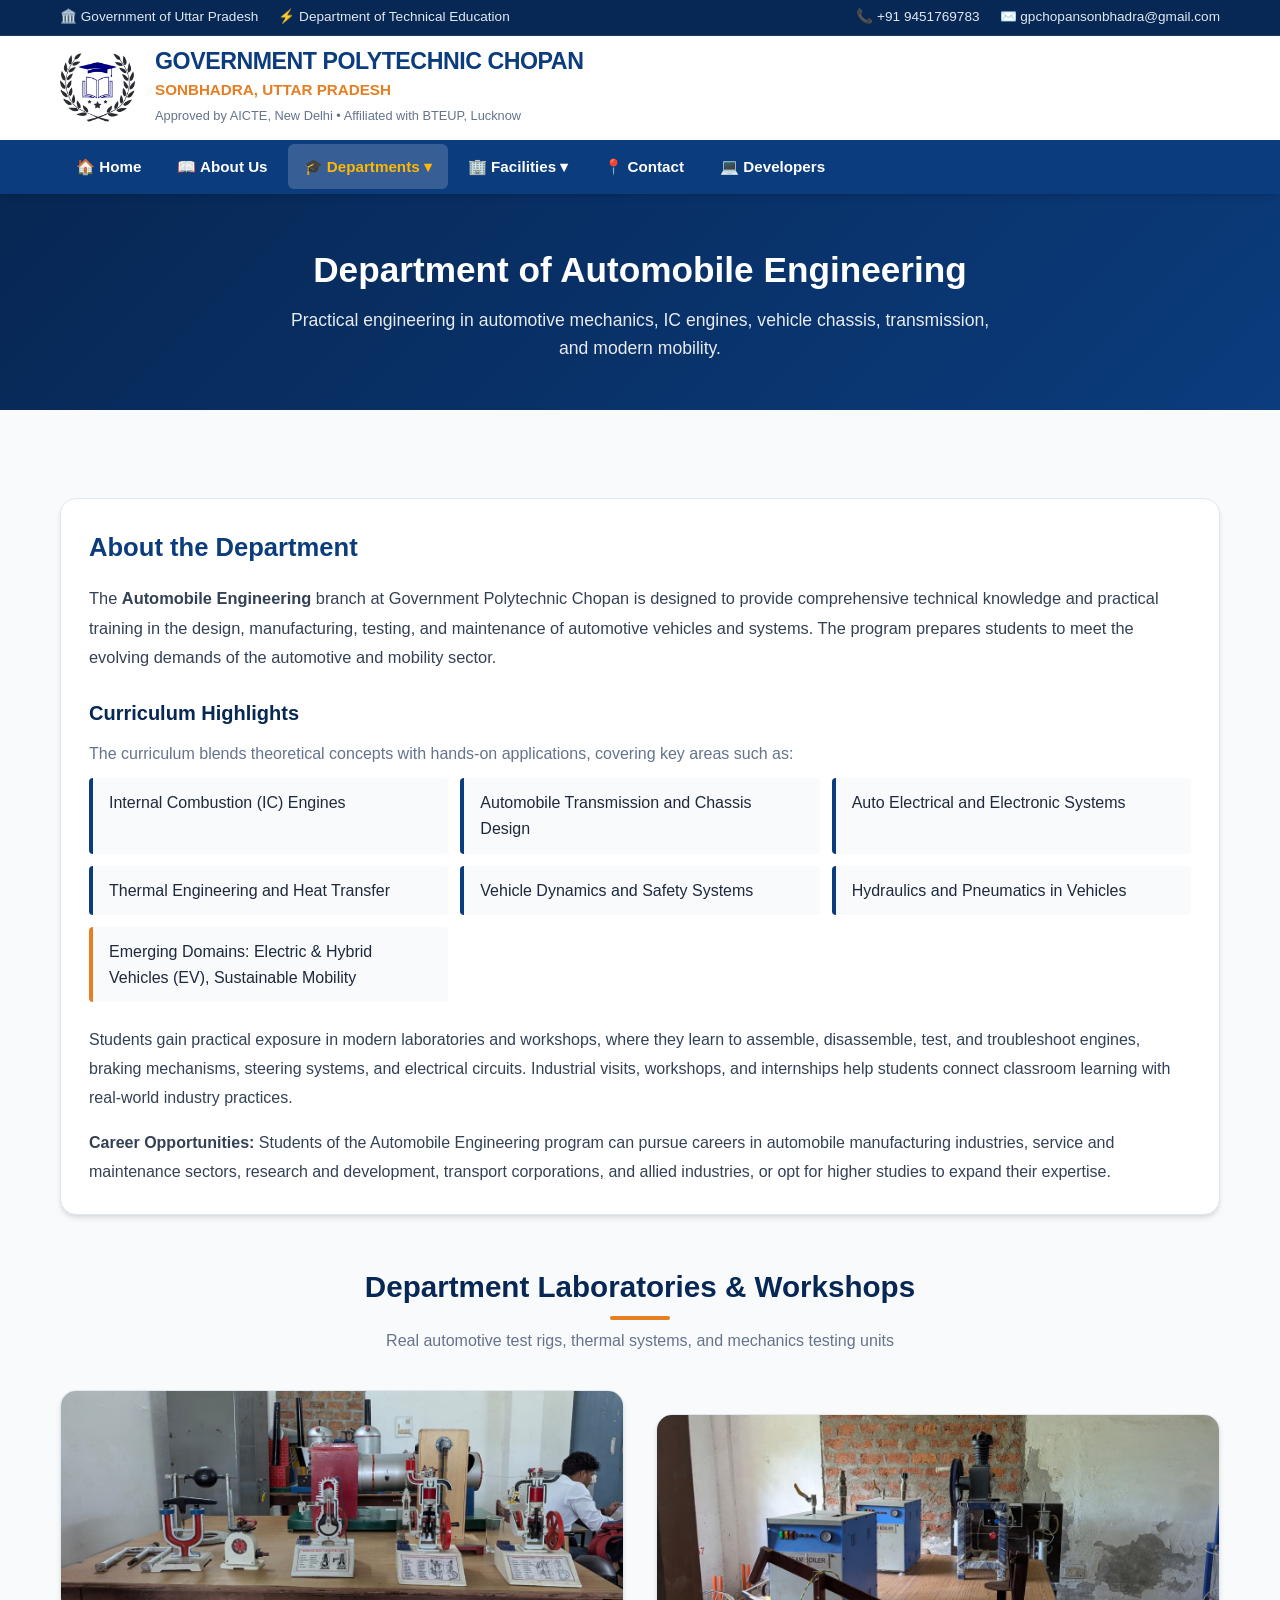
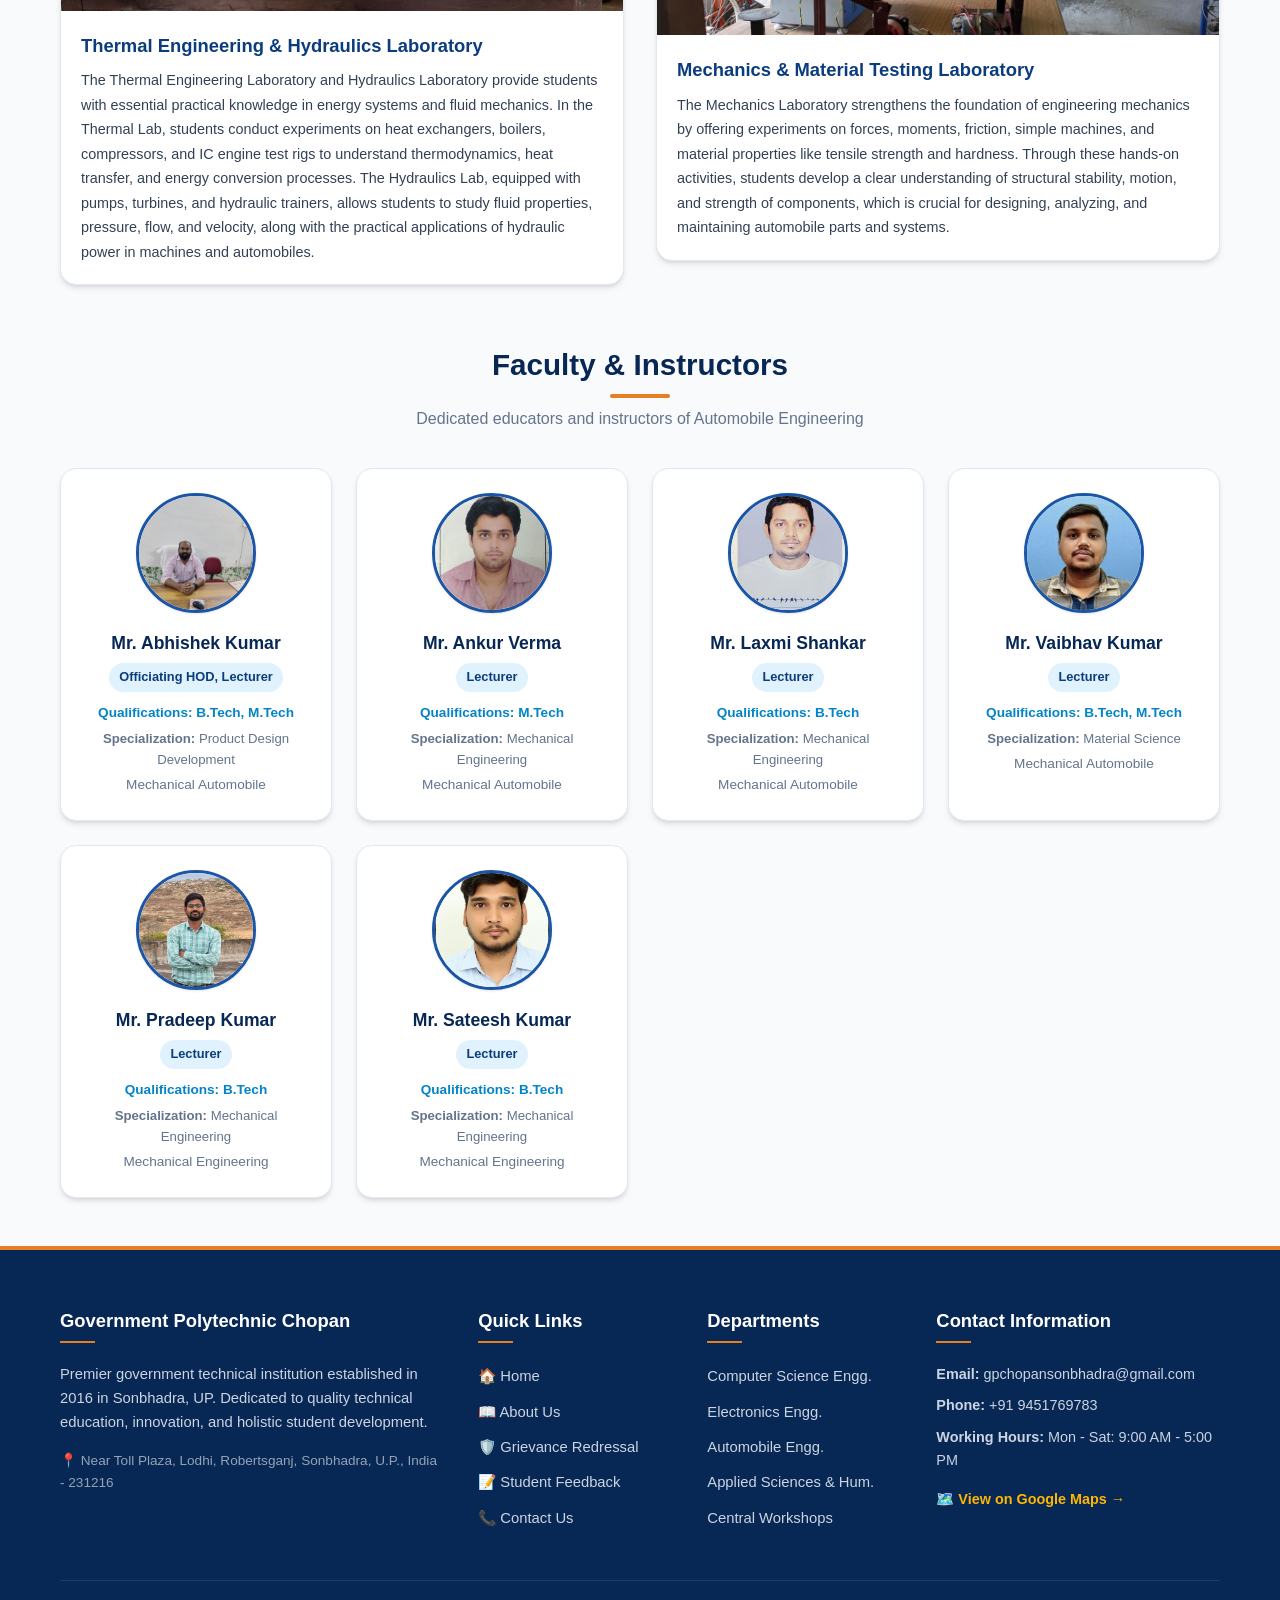
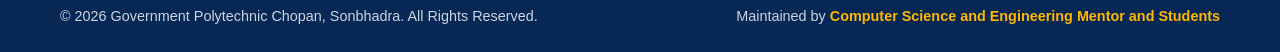
<file: automobile.html>
<!DOCTYPE html>
<html lang="en">
<head>
  <meta charset="UTF-8">
  <meta name="viewport" content="width=device-width, initial-scale=1.0">
  <meta http-equiv="X-UA-Compatible" content="IE=edge">
  <meta name="description" content="Government Polytechnic Chopan, Sonbhadra - Approved by AICTE, affiliated with BTEUP Lucknow. Premier Government Technical Institute.">
  <title>Government Polytechnic Chopan, Sonbhadra | Technical Education UP</title>
  <link rel="stylesheet" href="css/style.css">
  <link rel="icon" type="image/png" href="images/1.png">
</head>
<body>

<!-- Top Information Bar -->
<div class="top-bar">
  <div class="container">
    <div class="top-bar-left">
      <span>🏛️ Government of Uttar Pradesh</span>
      <span>⚡ Department of Technical Education</span>
    </div>
    <div class="top-bar-right">
      <a href="tel:9451769783">📞 +91 9451769783</a>
      <a href="mailto:gpchopansonbhadra@gmail.com">✉️ gpchopansonbhadra@gmail.com</a>
    </div>
  </div>
</div>

<!-- Main Branding Header -->
<header class="main-header">
  <div class="container">
    <div class="header-brand">
      <a href="index.html">
        <img src="images/1.png" alt="GP Chopan Official Logo" class="brand-logo">
      </a>
      <div class="brand-text">
        <h1>GOVERNMENT POLYTECHNIC CHOPAN</h1>
        <p>SONBHADRA, UTTAR PRADESH</p>
        <span class="sub-tag">Approved by AICTE, New Delhi • Affiliated with BTEUP, Lucknow</span>
      </div>
    </div>
  </div>
</header>

<!-- Sticky Responsive Navbar -->
<div class="navbar-wrapper">
  <div class="container">
    <nav class="navbar">
      <button class="mobile-nav-toggle" id="mobileNavToggle" aria-label="Toggle navigation" aria-expanded="false">☰</button>
      
      <ul class="nav-links" id="navLinks">
        <li class="nav-item">
          <a href="index.html" class="nav-link ">🏠 Home</a>
        </li>
        <li class="nav-item">
          <a href="about.html" class="nav-link ">📖 About Us</a>
        </li>
        
        <!-- Departments Dropdown -->
        <li class="nav-item dropdown">
          <a href="#" class="nav-link active">🎓 Departments ▾</a>
          <ul class="dropdown-menu">
            <li><a href="computerScience.html" class="dropdown-link">💻 Computer Science & Engg.</a></li>
            <li><a href="electronics.html" class="dropdown-link">⚡ Electronics Engineering</a></li>
            <li><a href="automobile.html" class="dropdown-link">🚗 Automobile Engineering</a></li>
            <li><a href="appliedSciencesAndHumanities.html" class="dropdown-link">🔬 Applied Sciences & Humanities</a></li>
          </ul>
        </li>

        <!-- Facilities Dropdown -->
        <li class="nav-item dropdown">
          <a href="#" class="nav-link ">🏢 Facilities ▾</a>
          <ul class="dropdown-menu">
            <li><a href="library.html" class="dropdown-link">📚 Central Library</a></li>
            <li><a href="workshops.html" class="dropdown-link">⚙️ Central Workshops</a></li>
            <li><a href="hostels.html" class="dropdown-link">🛏️ Student Hostels</a></li>
          </ul>
        </li>

        <li class="nav-item">
          <a href="contact.html" class="nav-link ">📍 Contact</a>
        </li>
        <li class="nav-item">
          <a href="developers.html" class="nav-link ">💻 Developers</a>
        </li>
      </ul>
    </nav>
  </div>
</div>

<main>
  <div class="dept-banner">
    <div class="container">
      <h1>Department of Automobile Engineering</h1>
      <p>Practical engineering in automotive mechanics, IC engines, vehicle chassis, transmission, and modern mobility.</p>
    </div>
  </div>

  <section class="section-py">
    <div class="container">
      
      <!-- Department Overview -->
      <div class="feature-box" style="margin-bottom: 3rem;">
        <h2 style="color: var(--primary-color); font-size: 1.6rem; margin-bottom: 1rem;">About the Department</h2>
        <p style="line-height: 1.8; margin-bottom: 1.25rem; font-size: 1.025rem; color: #334155;">
          The <strong>Automobile Engineering</strong> branch at Government Polytechnic Chopan is designed to provide comprehensive technical knowledge and practical training in the design, manufacturing, testing, and maintenance of automotive vehicles and systems. The program prepares students to meet the evolving demands of the automotive and mobility sector.
        </p>

        <h3 style="color: var(--primary-dark); font-size: 1.25rem; margin: 1.5rem 0 0.75rem;">Curriculum Highlights</h3>
        <p style="margin-bottom: 0.75rem; color: var(--text-muted);">The curriculum blends theoretical concepts with hands-on applications, covering key areas such as:</p>
        
        <div style="display: grid; grid-template-columns: repeat(auto-fit, minmax(280px, 1fr)); gap: 0.75rem; margin-bottom: 1.5rem;">
          <div style="background: #f8fafc; padding: 0.75rem 1rem; border-left: 4px solid var(--primary-color); border-radius: 4px;">Internal Combustion (IC) Engines</div>
          <div style="background: #f8fafc; padding: 0.75rem 1rem; border-left: 4px solid var(--primary-color); border-radius: 4px;">Automobile Transmission and Chassis Design</div>
          <div style="background: #f8fafc; padding: 0.75rem 1rem; border-left: 4px solid var(--primary-color); border-radius: 4px;">Auto Electrical and Electronic Systems</div>
          <div style="background: #f8fafc; padding: 0.75rem 1rem; border-left: 4px solid var(--primary-color); border-radius: 4px;">Thermal Engineering and Heat Transfer</div>
          <div style="background: #f8fafc; padding: 0.75rem 1rem; border-left: 4px solid var(--primary-color); border-radius: 4px;">Vehicle Dynamics and Safety Systems</div>
          <div style="background: #f8fafc; padding: 0.75rem 1rem; border-left: 4px solid var(--primary-color); border-radius: 4px;">Hydraulics and Pneumatics in Vehicles</div>
          <div style="background: #f8fafc; padding: 0.75rem 1rem; border-left: 4px solid var(--accent-color); border-radius: 4px;">Emerging Domains: Electric & Hybrid Vehicles (EV), Sustainable Mobility</div>
        </div>

        <p style="line-height: 1.8; margin-bottom: 1rem; font-size: 1rem; color: #334155;">
          Students gain practical exposure in modern laboratories and workshops, where they learn to assemble, disassemble, test, and troubleshoot engines, braking mechanisms, steering systems, and electrical circuits. Industrial visits, workshops, and internships help students connect classroom learning with real-world industry practices.
        </p>
        <p style="line-height: 1.8; font-size: 1rem; color: #334155;">
          <strong>Career Opportunities:</strong> Students of the Automobile Engineering program can pursue careers in automobile manufacturing industries, service and maintenance sectors, research and development, transport corporations, and allied industries, or opt for higher studies to expand their expertise.
        </p>
      </div>

      <!-- Laboratories -->
      <div class="section-title-wrap">
        <h2 class="section-title">Department Laboratories & Workshops</h2>
        <p class="section-subtitle">Real automotive test rigs, thermal systems, and mechanics testing units</p>
      </div>

      <div class="grid-2col" style="margin-bottom: 3.5rem;">
        <div class="lab-card">
          <div class="lab-img-wrap">
            <img src="images/auto-lab1.jpg" alt="Thermal & Hydraulics Lab">
          </div>
          <div class="lab-content">
            <h4>Thermal Engineering & Hydraulics Laboratory</h4>
            <p style="line-height: 1.7; color: #334155; margin-top: 0.5rem;">
              The Thermal Engineering Laboratory and Hydraulics Laboratory provide students with essential practical knowledge in energy systems and fluid mechanics. In the Thermal Lab, students conduct experiments on heat exchangers, boilers, compressors, and IC engine test rigs to understand thermodynamics, heat transfer, and energy conversion processes. The Hydraulics Lab, equipped with pumps, turbines, and hydraulic trainers, allows students to study fluid properties, pressure, flow, and velocity, along with the practical applications of hydraulic power in machines and automobiles.
            </p>
          </div>
        </div>

        <div class="lab-card">
          <div class="lab-img-wrap">
            <img src="images/auto-lab2.jpg" alt="Mechanics Laboratory">
          </div>
          <div class="lab-content">
            <h4>Mechanics & Material Testing Laboratory</h4>
            <p style="line-height: 1.7; color: #334155; margin-top: 0.5rem;">
              The Mechanics Laboratory strengthens the foundation of engineering mechanics by offering experiments on forces, moments, friction, simple machines, and material properties like tensile strength and hardness. Through these hands-on activities, students develop a clear understanding of structural stability, motion, and strength of components, which is crucial for designing, analyzing, and maintaining automobile parts and systems.
            </p>
          </div>
        </div>
      </div>

      <!-- Faculty Members -->
      <div class="section-title-wrap">
        <h2 class="section-title">Faculty & Instructors</h2>
        <p class="section-subtitle">Dedicated educators and instructors of Automobile Engineering</p>
      </div>

      <div class="faculty-grid">
        
        <!-- Mr. Abhishek Kumar Vishwakarma -->
        <div class="faculty-card">
          <div class="faculty-avatar">
            <img src="images/Abhishek kumar Vishwakarma.jpeg" alt="Mr. Abhishek Kumar Vishwakarma">
          </div>
          <h3 class="faculty-name">Mr. Abhishek Kumar</h3>
          <span class="faculty-role">Officiating HOD, Lecturer</span>
          <p style="font-size: 0.85rem; font-weight: 600; color: #0284c7; margin-top: 0.25rem;">Qualifications: B.Tech, M.Tech</p>
          <p style="font-size: 0.825rem; color: #64748b; margin-top: 0.25rem;"><strong>Specialization:</strong> Product Design Development</p>
          <p class="faculty-dept" style="margin-top: 0.25rem;">Mechanical Automobile</p>
        </div>

        <!-- Mr. Ankur Verma -->
        <div class="faculty-card">
          <div class="faculty-avatar">
            <img src="images/Ankur Verma.jpeg" alt="Mr. Ankur Verma">
          </div>
          <h3 class="faculty-name">Mr. Ankur Verma</h3>
          <span class="faculty-role">Lecturer</span>
          <p style="font-size: 0.85rem; font-weight: 600; color: #0284c7; margin-top: 0.25rem;">Qualifications: M.Tech</p>
          <p style="font-size: 0.825rem; color: #64748b; margin-top: 0.25rem;"><strong>Specialization:</strong> Mechanical Engineering</p>
          <p class="faculty-dept" style="margin-top: 0.25rem;">Mechanical Automobile</p>
        </div>

        <!-- Mr. Laxmi Shankar Yadav -->
        <div class="faculty-card">
          <div class="faculty-avatar">
            <img src="images/laxmi shankar yadav.jpeg" alt="Mr. Laxmi Shankar Yadav">
          </div>
          <h3 class="faculty-name">Mr. Laxmi Shankar</h3>
          <span class="faculty-role">Lecturer</span>
          <p style="font-size: 0.85rem; font-weight: 600; color: #0284c7; margin-top: 0.25rem;">Qualifications: B.Tech</p>
          <p style="font-size: 0.825rem; color: #64748b; margin-top: 0.25rem;"><strong>Specialization:</strong> Mechanical Engineering</p>
          <p class="faculty-dept" style="margin-top: 0.25rem;">Mechanical Automobile</p>
        </div>

        <!-- Mr. Vaibhav Kumar Yadav -->
        <div class="faculty-card">
          <div class="faculty-avatar">
            <img src="images/Vaibhav Kumar Yadav.jpeg" alt="Mr. Vaibhav Kumar Yadav">
          </div>
          <h3 class="faculty-name">Mr. Vaibhav Kumar</h3>
          <span class="faculty-role">Lecturer</span>
          <p style="font-size: 0.85rem; font-weight: 600; color: #0284c7; margin-top: 0.25rem;">Qualifications: B.Tech, M.Tech</p>
          <p style="font-size: 0.825rem; color: #64748b; margin-top: 0.25rem;"><strong>Specialization:</strong> Material Science</p>
          <p class="faculty-dept" style="margin-top: 0.25rem;">Mechanical Automobile</p>
        </div>

        <!-- Mr. Pradeep Kumar Patel -->
        <div class="faculty-card">
          <div class="faculty-avatar">
            <img src="images/Pradeep kumar patel.jpeg" alt="Mr. Pradeep Kumar Patel">
          </div>
          <h3 class="faculty-name">Mr. Pradeep Kumar</h3>
          <span class="faculty-role">Lecturer</span>
          <p style="font-size: 0.85rem; font-weight: 600; color: #0284c7; margin-top: 0.25rem;">Qualifications: B.Tech</p>
          <p style="font-size: 0.825rem; color: #64748b; margin-top: 0.25rem;"><strong>Specialization:</strong> Mechanical Engineering</p>
          <p class="faculty-dept" style="margin-top: 0.25rem;">Mechanical Engineering</p>
        </div>

        <!-- Mr. Sateesh Kumar -->
        <div class="faculty-card">
          <div class="faculty-avatar">
            <img src="images/sateesh kumar.jpeg" alt="Mr. Sateesh Kumar">
          </div>
          <h3 class="faculty-name">Mr. Sateesh Kumar</h3>
          <span class="faculty-role">Lecturer</span>
          <p style="font-size: 0.85rem; font-weight: 600; color: #0284c7; margin-top: 0.25rem;">Qualifications: B.Tech</p>
          <p style="font-size: 0.825rem; color: #64748b; margin-top: 0.25rem;"><strong>Specialization:</strong> Mechanical Engineering</p>
          <p class="faculty-dept" style="margin-top: 0.25rem;">Mechanical Engineering</p>
        </div>

      </div>

    </div>
  </section>
</main>

<!-- Footer -->
<footer class="main-footer">
  <div class="container">
    <div class="footer-grid">
      <div class="footer-col">
        <h4>Government Polytechnic Chopan</h4>
        <p style="font-size: 0.925rem; line-height: 1.6; margin-bottom: 1rem;">
          Premier government technical institution established in 2016 in Sonbhadra, UP. Dedicated to quality technical education, innovation, and holistic student development.
        </p>
        <p style="font-size: 0.85rem; color: #94a3b8;">
          📍 Near Toll Plaza, Lodhi, Robertsganj, Sonbhadra, U.P., India - 231216
        </p>
      </div>

      <div class="footer-col">
        <h4>Quick Links</h4>
        <ul class="footer-links">
          <li><a href="index.html">🏠 Home</a></li>
          <li><a href="about.html">📖 About Us</a></li>
          <li><a href="https://docs.google.com/forms/d/e/1FAIpQLScUf7JeRO1fRoZRRCuIjWEbZJXrRQz1J8xh0VH1PEmQJwqocQ/viewform?usp=sf_link" target="_blank">🛡️ Grievance Redressal</a></li>
          <li><a href="https://docs.google.com/forms/d/e/1FAIpQLSd5dwCUVYq0tecdDUFFVbvG7t9QokzE7sUzHUwXQ-LgJRItwA/viewform?usp=sf_link" target="_blank">📝 Student Feedback</a></li>
          <li><a href="contact.html">📞 Contact Us</a></li>
        </ul>
      </div>

      <div class="footer-col">
        <h4>Departments</h4>
        <ul class="footer-links">
          <li><a href="computerScience.html">Computer Science Engg.</a></li>
          <li><a href="electronics.html">Electronics Engg.</a></li>
          <li><a href="automobile.html">Automobile Engg.</a></li>
          <li><a href="appliedSciencesAndHumanities.html">Applied Sciences & Hum.</a></li>
          <li><a href="workshops.html">Central Workshops</a></li>
        </ul>
      </div>

      <div class="footer-col">
        <h4>Contact Information</h4>
        <p style="font-size: 0.9rem; margin-bottom: 0.5rem;"><strong>Email:</strong> gpchopansonbhadra@gmail.com</p>
        <p style="font-size: 0.9rem; margin-bottom: 0.5rem;"><strong>Phone:</strong> +91 9451769783</p>
        <p style="font-size: 0.9rem; margin-bottom: 0.5rem;"><strong>Working Hours:</strong> Mon - Sat: 9:00 AM - 5:00 PM</p>
        <p style="font-size: 0.9rem; margin-top: 1rem;"><a href="contact.html" style="color:#ffb703; font-weight:600;">🗺️ View on Google Maps →</a></p>
      </div>
    </div>

    <div class="footer-bottom">
      <div>&copy; 2026 Government Polytechnic Chopan, Sonbhadra. All Rights Reserved.</div>
      <div>Maintained by <a href="developers.html">Computer Science and Engineering Mentor and Students</a></div>
    </div>
  </div>
</footer>

<script src="js/main.js"></script>
</body>
</html>
</file>
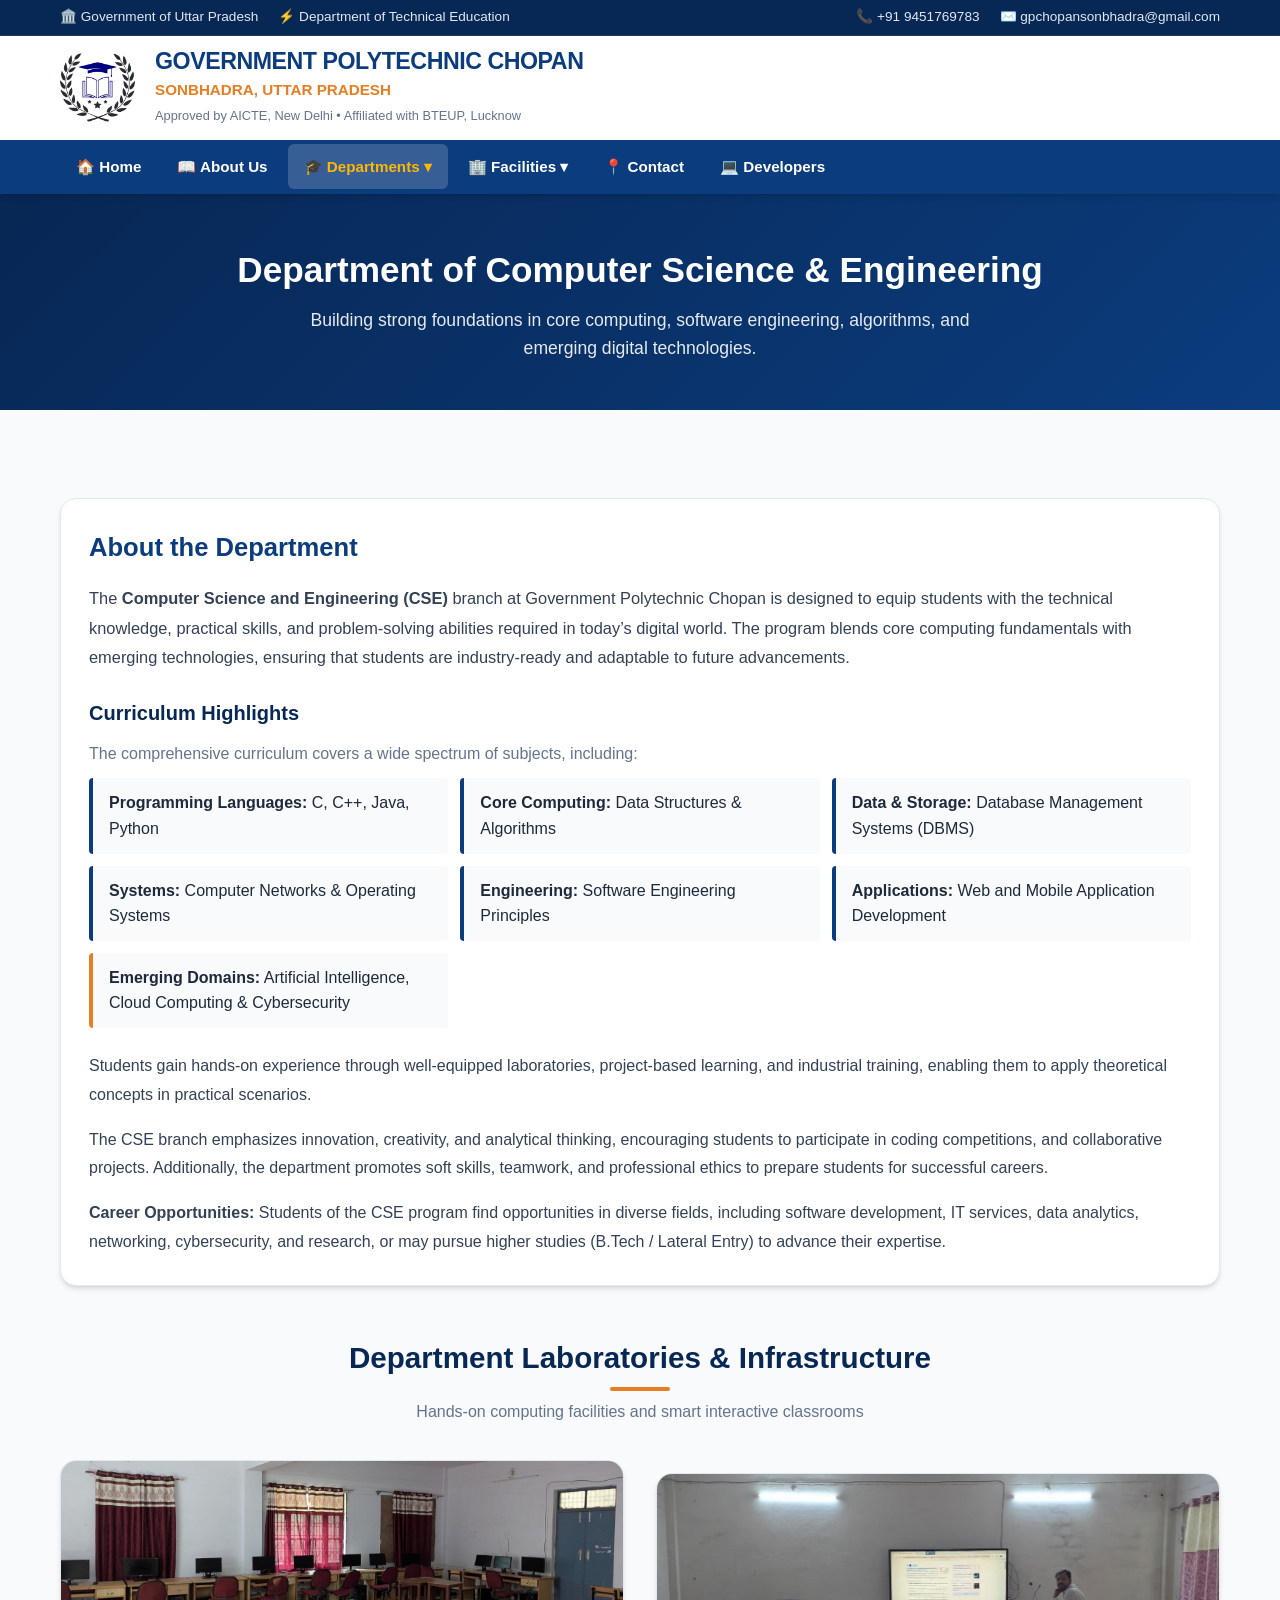
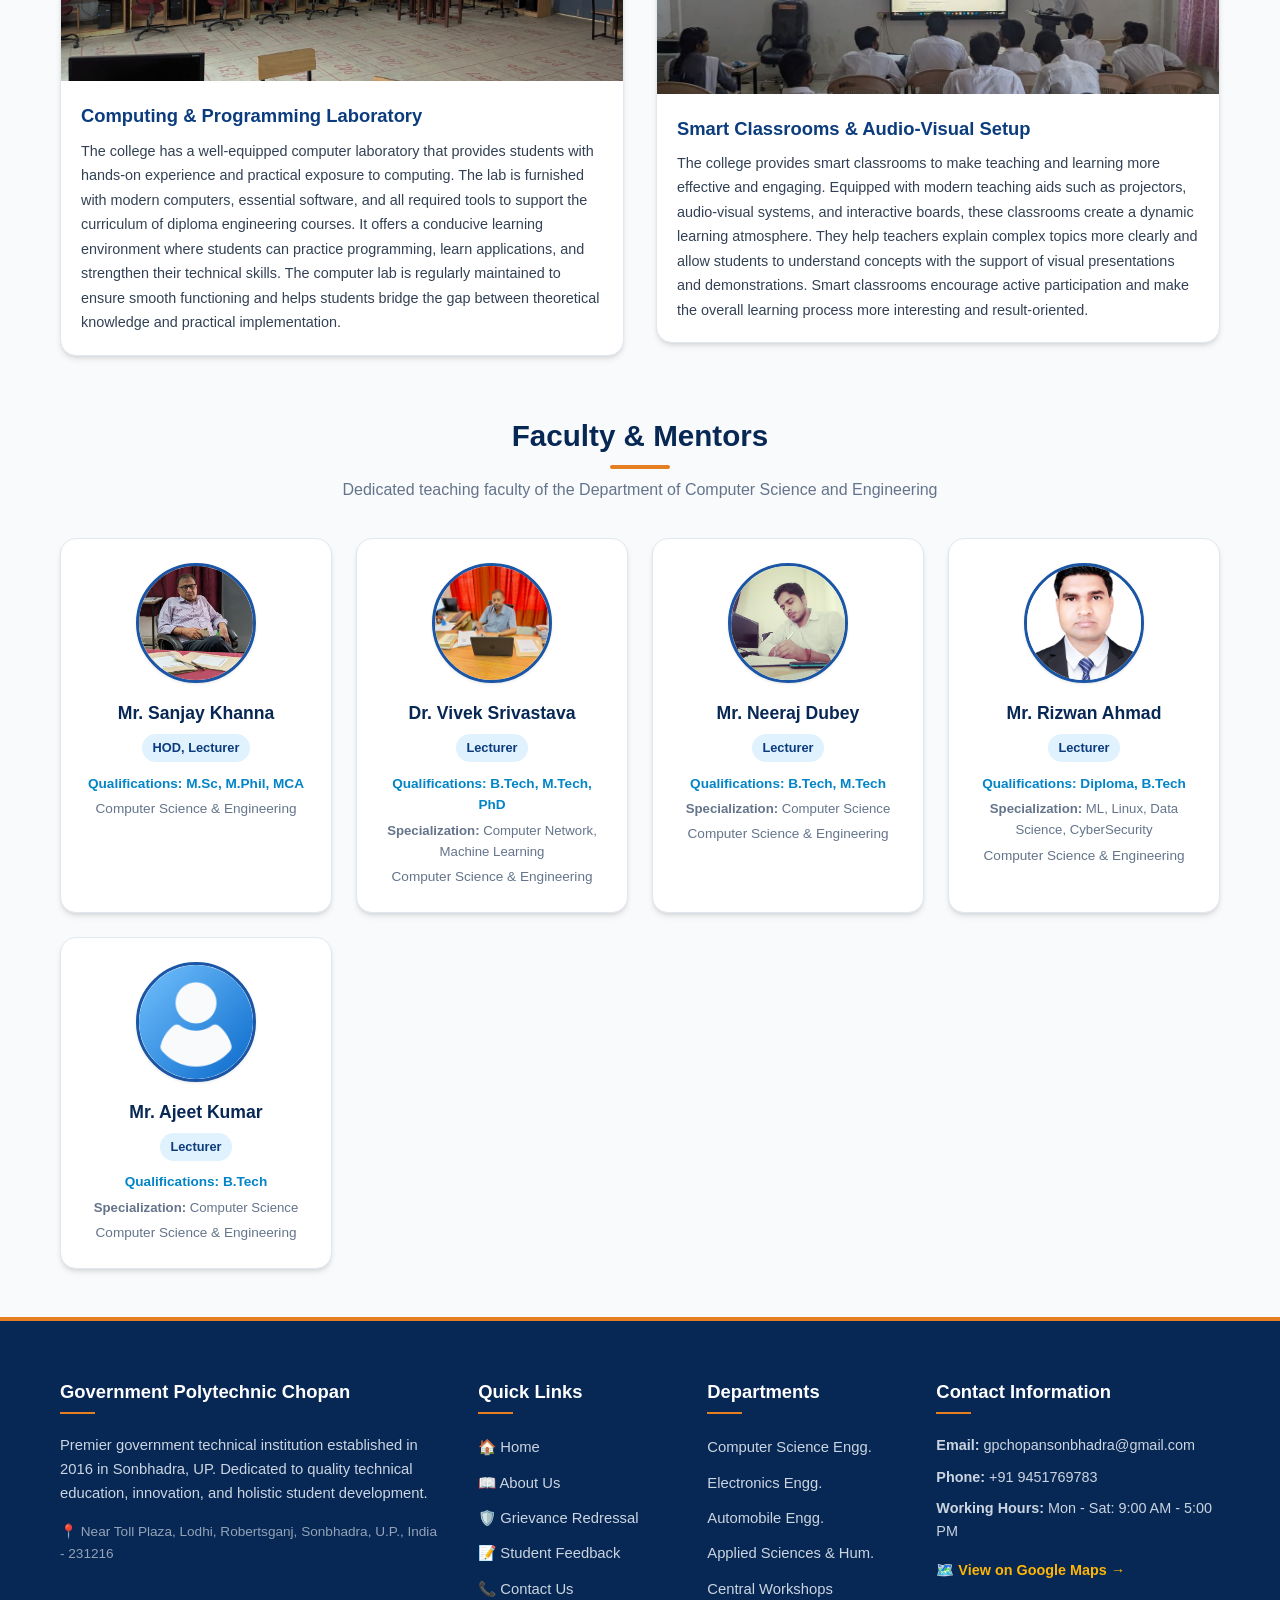
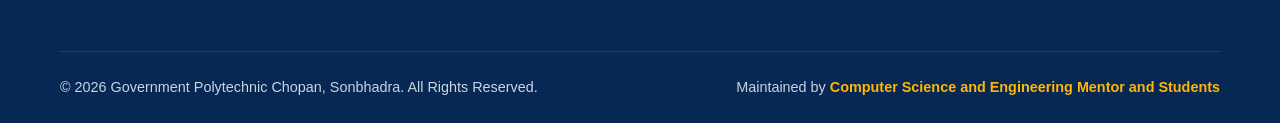
<file: computerScience.html>
<!DOCTYPE html>
<html lang="en">
<head>
  <meta charset="UTF-8">
  <meta name="viewport" content="width=device-width, initial-scale=1.0">
  <meta http-equiv="X-UA-Compatible" content="IE=edge">
  <meta name="description" content="Government Polytechnic Chopan, Sonbhadra - Approved by AICTE, affiliated with BTEUP Lucknow. Premier Government Technical Institute.">
  <title>Government Polytechnic Chopan, Sonbhadra | Technical Education UP</title>
  <link rel="stylesheet" href="css/style.css">
  <link rel="icon" type="image/png" href="images/1.png">
</head>
<body>

<!-- Top Information Bar -->
<div class="top-bar">
  <div class="container">
    <div class="top-bar-left">
      <span>🏛️ Government of Uttar Pradesh</span>
      <span>⚡ Department of Technical Education</span>
    </div>
    <div class="top-bar-right">
      <a href="tel:9451769783">📞 +91 9451769783</a>
      <a href="mailto:gpchopansonbhadra@gmail.com">✉️ gpchopansonbhadra@gmail.com</a>
    </div>
  </div>
</div>

<!-- Main Branding Header -->
<header class="main-header">
  <div class="container">
    <div class="header-brand">
      <a href="index.html">
        <img src="images/1.png" alt="GP Chopan Official Logo" class="brand-logo">
      </a>
      <div class="brand-text">
        <h1>GOVERNMENT POLYTECHNIC CHOPAN</h1>
        <p>SONBHADRA, UTTAR PRADESH</p>
        <span class="sub-tag">Approved by AICTE, New Delhi • Affiliated with BTEUP, Lucknow</span>
      </div>
    </div>
  </div>
</header>

<!-- Sticky Responsive Navbar -->
<div class="navbar-wrapper">
  <div class="container">
    <nav class="navbar">
      <button class="mobile-nav-toggle" id="mobileNavToggle" aria-label="Toggle navigation" aria-expanded="false">☰</button>
      
      <ul class="nav-links" id="navLinks">
        <li class="nav-item">
          <a href="index.html" class="nav-link ">🏠 Home</a>
        </li>
        <li class="nav-item">
          <a href="about.html" class="nav-link ">📖 About Us</a>
        </li>
        
        <!-- Departments Dropdown -->
        <li class="nav-item dropdown">
          <a href="#" class="nav-link active">🎓 Departments ▾</a>
          <ul class="dropdown-menu">
            <li><a href="computerScience.html" class="dropdown-link">💻 Computer Science & Engg.</a></li>
            <li><a href="electronics.html" class="dropdown-link">⚡ Electronics Engineering</a></li>
            <li><a href="automobile.html" class="dropdown-link">🚗 Automobile Engineering</a></li>
            <li><a href="appliedSciencesAndHumanities.html" class="dropdown-link">🔬 Applied Sciences & Humanities</a></li>
          </ul>
        </li>

        <!-- Facilities Dropdown -->
        <li class="nav-item dropdown">
          <a href="#" class="nav-link ">🏢 Facilities ▾</a>
          <ul class="dropdown-menu">
            <li><a href="library.html" class="dropdown-link">📚 Central Library</a></li>
            <li><a href="workshops.html" class="dropdown-link">⚙️ Central Workshops</a></li>
            <li><a href="hostels.html" class="dropdown-link">🛏️ Student Hostels</a></li>
          </ul>
        </li>

        <li class="nav-item">
          <a href="contact.html" class="nav-link ">📍 Contact</a>
        </li>
        <li class="nav-item">
          <a href="developers.html" class="nav-link ">💻 Developers</a>
        </li>
      </ul>
    </nav>
  </div>
</div>

<main>
  <div class="dept-banner">
    <div class="container">
      <h1>Department of Computer Science & Engineering</h1>
      <p>Building strong foundations in core computing, software engineering, algorithms, and emerging digital technologies.</p>
    </div>
  </div>

  <section class="section-py">
    <div class="container">
      
      <!-- Department Overview -->
      <div class="feature-box" style="margin-bottom: 3rem;">
        <h2 style="color: var(--primary-color); font-size: 1.6rem; margin-bottom: 1rem;">About the Department</h2>
        <p style="line-height: 1.8; margin-bottom: 1.25rem; font-size: 1.025rem; color: #334155;">
          The <strong>Computer Science and Engineering (CSE)</strong> branch at Government Polytechnic Chopan is designed to equip students with the technical knowledge, practical skills, and problem-solving abilities required in today’s digital world. The program blends core computing fundamentals with emerging technologies, ensuring that students are industry-ready and adaptable to future advancements.
        </p>

        <h3 style="color: var(--primary-dark); font-size: 1.25rem; margin: 1.5rem 0 0.75rem;">Curriculum Highlights</h3>
        <p style="margin-bottom: 0.75rem; color: var(--text-muted);">The comprehensive curriculum covers a wide spectrum of subjects, including:</p>
        
        <div style="display: grid; grid-template-columns: repeat(auto-fit, minmax(280px, 1fr)); gap: 0.75rem; margin-bottom: 1.5rem;">
          <div style="background: #f8fafc; padding: 0.75rem 1rem; border-left: 4px solid var(--primary-color); border-radius: 4px;"><strong>Programming Languages:</strong> C, C++, Java, Python</div>
          <div style="background: #f8fafc; padding: 0.75rem 1rem; border-left: 4px solid var(--primary-color); border-radius: 4px;"><strong>Core Computing:</strong> Data Structures & Algorithms</div>
          <div style="background: #f8fafc; padding: 0.75rem 1rem; border-left: 4px solid var(--primary-color); border-radius: 4px;"><strong>Data & Storage:</strong> Database Management Systems (DBMS)</div>
          <div style="background: #f8fafc; padding: 0.75rem 1rem; border-left: 4px solid var(--primary-color); border-radius: 4px;"><strong>Systems:</strong> Computer Networks & Operating Systems</div>
          <div style="background: #f8fafc; padding: 0.75rem 1rem; border-left: 4px solid var(--primary-color); border-radius: 4px;"><strong>Engineering:</strong> Software Engineering Principles</div>
          <div style="background: #f8fafc; padding: 0.75rem 1rem; border-left: 4px solid var(--primary-color); border-radius: 4px;"><strong>Applications:</strong> Web and Mobile Application Development</div>
          <div style="background: #f8fafc; padding: 0.75rem 1rem; border-left: 4px solid var(--accent-color); border-radius: 4px;"><strong>Emerging Domains:</strong> Artificial Intelligence, Cloud Computing & Cybersecurity</div>
        </div>

        <p style="line-height: 1.8; margin-bottom: 1rem; font-size: 1rem; color: #334155;">
          Students gain hands-on experience through well-equipped laboratories, project-based learning, and industrial training, enabling them to apply theoretical concepts in practical scenarios.
        </p>
        <p style="line-height: 1.8; margin-bottom: 1rem; font-size: 1rem; color: #334155;">
          The CSE branch emphasizes innovation, creativity, and analytical thinking, encouraging students to participate in coding competitions, and collaborative projects. Additionally, the department promotes soft skills, teamwork, and professional ethics to prepare students for successful careers.
        </p>
        <p style="line-height: 1.8; font-size: 1rem; color: #334155;">
          <strong>Career Opportunities:</strong> Students of the CSE program find opportunities in diverse fields, including software development, IT services, data analytics, networking, cybersecurity, and research, or may pursue higher studies (B.Tech / Lateral Entry) to advance their expertise.
        </p>
      </div>

      <!-- Laboratories -->
      <div class="section-title-wrap">
        <h2 class="section-title">Department Laboratories & Infrastructure</h2>
        <p class="section-subtitle">Hands-on computing facilities and smart interactive classrooms</p>
      </div>

      <div class="grid-2col" style="margin-bottom: 3.5rem;">
        <div class="lab-card">
          <div class="lab-img-wrap">
            <img src="images/computer-lab1.jpg" alt="Computer Laboratory">
          </div>
          <div class="lab-content">
            <h4>Computing & Programming Laboratory</h4>
            <p style="line-height: 1.7; color: #334155; margin-top: 0.5rem;">
              The college has a well-equipped computer laboratory that provides students with hands-on experience and practical exposure to computing. The lab is furnished with modern computers, essential software, and all required tools to support the curriculum of diploma engineering courses. It offers a conducive learning environment where students can practice programming, learn applications, and strengthen their technical skills. The computer lab is regularly maintained to ensure smooth functioning and helps students bridge the gap between theoretical knowledge and practical implementation.
            </p>
          </div>
        </div>

        <div class="lab-card">
          <div class="lab-img-wrap">
            <img src="images/computer-lab2.jpg" alt="Smart Classrooms">
          </div>
          <div class="lab-content">
            <h4>Smart Classrooms & Audio-Visual Setup</h4>
            <p style="line-height: 1.7; color: #334155; margin-top: 0.5rem;">
              The college provides smart classrooms to make teaching and learning more effective and engaging. Equipped with modern teaching aids such as projectors, audio-visual systems, and interactive boards, these classrooms create a dynamic learning atmosphere. They help teachers explain complex topics more clearly and allow students to understand concepts with the support of visual presentations and demonstrations. Smart classrooms encourage active participation and make the overall learning process more interesting and result-oriented.
            </p>
          </div>
        </div>
      </div>

      <!-- Faculty Members -->
      <div class="section-title-wrap">
        <h2 class="section-title">Faculty & Mentors</h2>
        <p class="section-subtitle">Dedicated teaching faculty of the Department of Computer Science and Engineering</p>
      </div>

      <div class="faculty-grid">
        
        <!-- Sanjay Khanna -->
        <div class="faculty-card">
          <div class="faculty-avatar">
            <img src="images/sanjay khanna.jpg" alt="Mr. Sanjay Khanna">
          </div>
          <h3 class="faculty-name">Mr. Sanjay Khanna</h3>
          <span class="faculty-role">HOD, Lecturer</span>
          <p style="font-size: 0.85rem; font-weight: 600; color: #0284c7; margin-top: 0.25rem;">Qualifications: M.Sc, M.Phil, MCA</p>
          <p class="faculty-dept" style="margin-top: 0.25rem;">Computer Science & Engineering</p>
        </div>

        <!-- Dr. Vivek Srivastava -->
        <div class="faculty-card">
          <div class="faculty-avatar">
            <img src="images/Vivek Srivastava.jpg" alt="Dr. Vivek Srivastava">
          </div>
          <h3 class="faculty-name">Dr. Vivek Srivastava</h3>
          <span class="faculty-role">Lecturer</span>
          <p style="font-size: 0.85rem; font-weight: 600; color: #0284c7; margin-top: 0.25rem;">Qualifications: B.Tech, M.Tech, PhD</p>
          <p style="font-size: 0.825rem; color: #64748b; margin-top: 0.25rem;"><strong>Specialization:</strong> Computer Network, Machine Learning</p>
          <p class="faculty-dept" style="margin-top: 0.25rem;">Computer Science & Engineering</p>
        </div>

        <!-- Neeraj Dubey -->
        <div class="faculty-card">
          <div class="faculty-avatar">
            <img src="images/Neeraj Dubey.jpeg" alt="Mr. Neeraj Dubey">
          </div>
          <h3 class="faculty-name">Mr. Neeraj Dubey</h3>
          <span class="faculty-role">Lecturer</span>
          <p style="font-size: 0.85rem; font-weight: 600; color: #0284c7; margin-top: 0.25rem;">Qualifications: B.Tech, M.Tech</p>
          <p style="font-size: 0.825rem; color: #64748b; margin-top: 0.25rem;"><strong>Specialization:</strong> Computer Science</p>
          <p class="faculty-dept" style="margin-top: 0.25rem;">Computer Science & Engineering</p>
        </div>

        <!-- Rizwan Ahmad -->
        <div class="faculty-card">
          <div class="faculty-avatar">
            <img src="images/rizwan ahmad.jpeg" alt="Mr. Rizwan Ahmad">
          </div>
          <h3 class="faculty-name">Mr. Rizwan Ahmad</h3>
          <span class="faculty-role">Lecturer</span>
          <p style="font-size: 0.85rem; font-weight: 600; color: #0284c7; margin-top: 0.25rem;">Qualifications: Diploma, B.Tech</p>
          <p style="font-size: 0.825rem; color: #64748b; margin-top: 0.25rem;"><strong>Specialization:</strong> ML, Linux, Data Science, CyberSecurity</p>
          <p class="faculty-dept" style="margin-top: 0.25rem;">Computer Science & Engineering</p>
        </div>

        <!-- Ajeet Kumar -->
        <div class="faculty-card">
          <div class="faculty-avatar">
            <img src="images/user.png" alt="Mr. Ajeet Kumar">
          </div>
          <h3 class="faculty-name">Mr. Ajeet Kumar</h3>
          <span class="faculty-role">Lecturer</span>
          <p style="font-size: 0.85rem; font-weight: 600; color: #0284c7; margin-top: 0.25rem;">Qualifications: B.Tech</p>
          <p style="font-size: 0.825rem; color: #64748b; margin-top: 0.25rem;"><strong>Specialization:</strong> Computer Science</p>
          <p class="faculty-dept" style="margin-top: 0.25rem;">Computer Science & Engineering</p>
        </div>

      </div>

    </div>
  </section>
</main>

<!-- Footer -->
<footer class="main-footer">
  <div class="container">
    <div class="footer-grid">
      <div class="footer-col">
        <h4>Government Polytechnic Chopan</h4>
        <p style="font-size: 0.925rem; line-height: 1.6; margin-bottom: 1rem;">
          Premier government technical institution established in 2016 in Sonbhadra, UP. Dedicated to quality technical education, innovation, and holistic student development.
        </p>
        <p style="font-size: 0.85rem; color: #94a3b8;">
          📍 Near Toll Plaza, Lodhi, Robertsganj, Sonbhadra, U.P., India - 231216
        </p>
      </div>

      <div class="footer-col">
        <h4>Quick Links</h4>
        <ul class="footer-links">
          <li><a href="index.html">🏠 Home</a></li>
          <li><a href="about.html">📖 About Us</a></li>
          <li><a href="https://docs.google.com/forms/d/e/1FAIpQLScUf7JeRO1fRoZRRCuIjWEbZJXrRQz1J8xh0VH1PEmQJwqocQ/viewform?usp=sf_link" target="_blank">🛡️ Grievance Redressal</a></li>
          <li><a href="https://docs.google.com/forms/d/e/1FAIpQLSd5dwCUVYq0tecdDUFFVbvG7t9QokzE7sUzHUwXQ-LgJRItwA/viewform?usp=sf_link" target="_blank">📝 Student Feedback</a></li>
          <li><a href="contact.html">📞 Contact Us</a></li>
        </ul>
      </div>

      <div class="footer-col">
        <h4>Departments</h4>
        <ul class="footer-links">
          <li><a href="computerScience.html">Computer Science Engg.</a></li>
          <li><a href="electronics.html">Electronics Engg.</a></li>
          <li><a href="automobile.html">Automobile Engg.</a></li>
          <li><a href="appliedSciencesAndHumanities.html">Applied Sciences & Hum.</a></li>
          <li><a href="workshops.html">Central Workshops</a></li>
        </ul>
      </div>

      <div class="footer-col">
        <h4>Contact Information</h4>
        <p style="font-size: 0.9rem; margin-bottom: 0.5rem;"><strong>Email:</strong> gpchopansonbhadra@gmail.com</p>
        <p style="font-size: 0.9rem; margin-bottom: 0.5rem;"><strong>Phone:</strong> +91 9451769783</p>
        <p style="font-size: 0.9rem; margin-bottom: 0.5rem;"><strong>Working Hours:</strong> Mon - Sat: 9:00 AM - 5:00 PM</p>
        <p style="font-size: 0.9rem; margin-top: 1rem;"><a href="contact.html" style="color:#ffb703; font-weight:600;">🗺️ View on Google Maps →</a></p>
      </div>
    </div>

    <div class="footer-bottom">
      <div>&copy; 2026 Government Polytechnic Chopan, Sonbhadra. All Rights Reserved.</div>
      <div>Maintained by <a href="developers.html">Computer Science and Engineering Mentor and Students</a></div>
    </div>
  </div>
</footer>

<script src="js/main.js"></script>
</body>
</html>
</file>
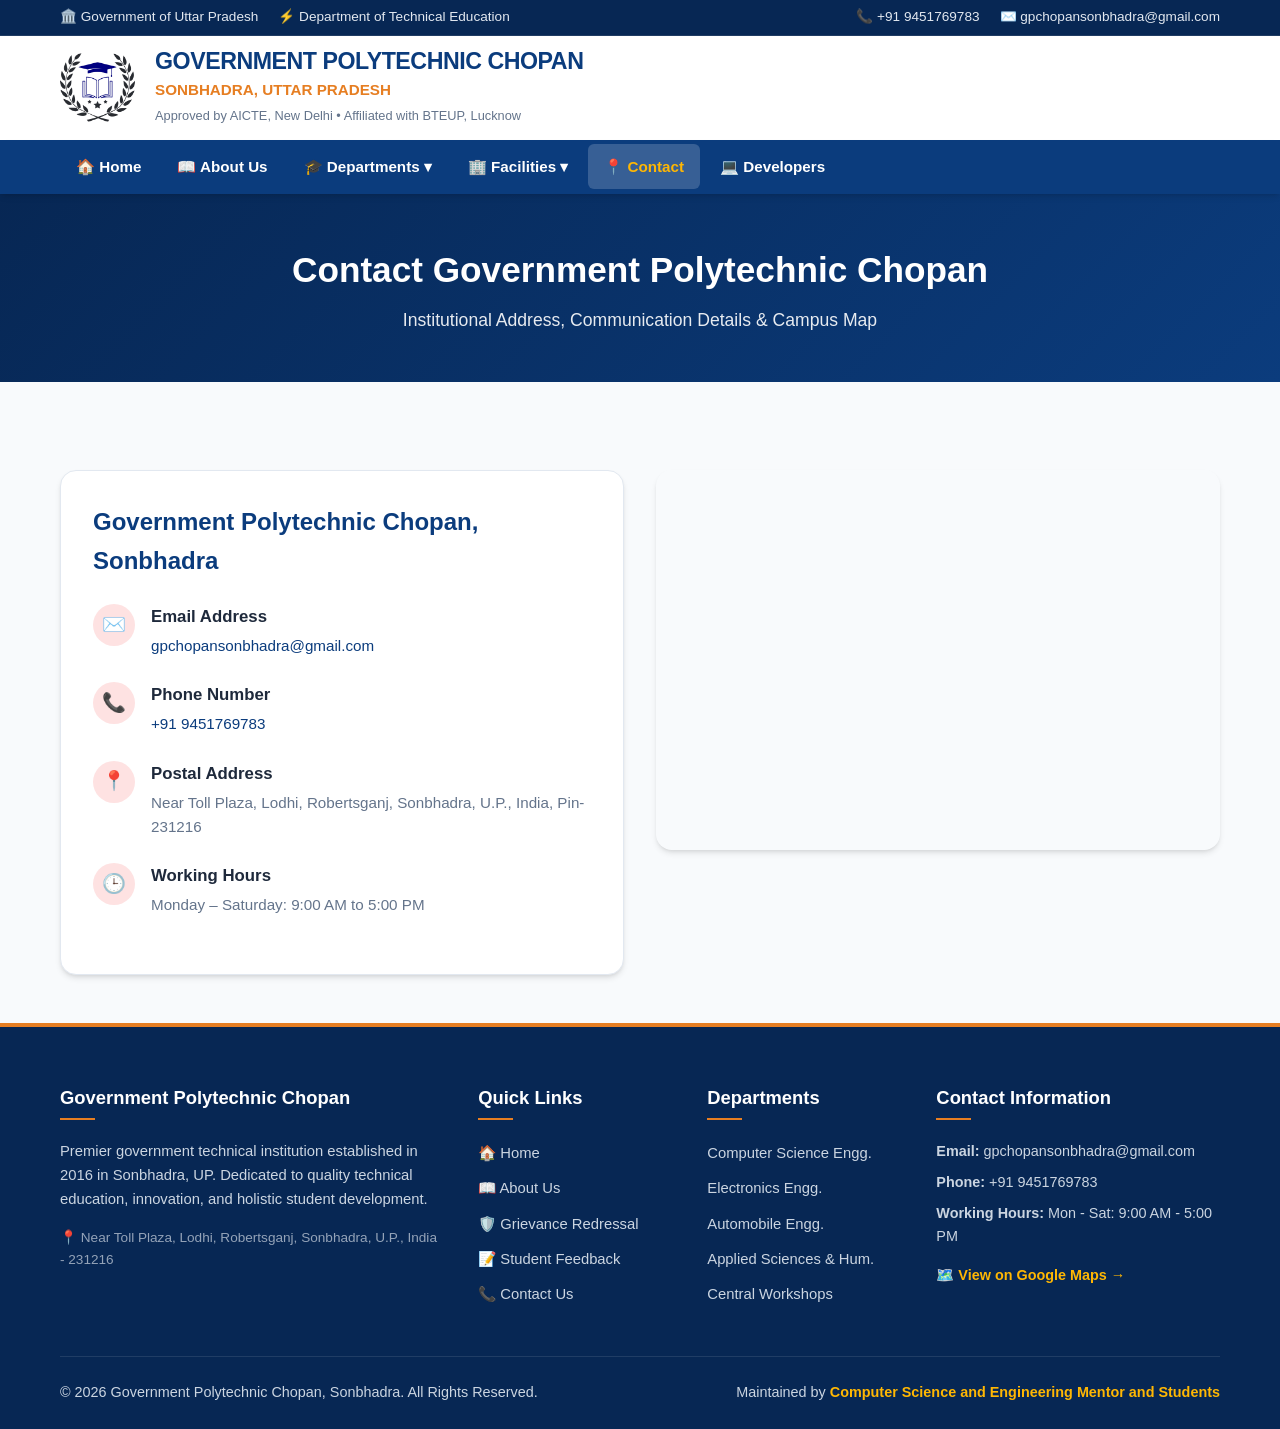
<file: contact.html>
<!DOCTYPE html>
<html lang="en">
<head>
  <meta charset="UTF-8">
  <meta name="viewport" content="width=device-width, initial-scale=1.0">
  <meta http-equiv="X-UA-Compatible" content="IE=edge">
  <meta name="description" content="Government Polytechnic Chopan, Sonbhadra - Approved by AICTE, affiliated with BTEUP Lucknow. Premier Government Technical Institute.">
  <title>Government Polytechnic Chopan, Sonbhadra | Technical Education UP</title>
  <link rel="stylesheet" href="css/style.css">
  <link rel="icon" type="image/png" href="images/1.png">
</head>
<body>

<!-- Top Information Bar -->
<div class="top-bar">
  <div class="container">
    <div class="top-bar-left">
      <span>🏛️ Government of Uttar Pradesh</span>
      <span>⚡ Department of Technical Education</span>
    </div>
    <div class="top-bar-right">
      <a href="tel:9451769783">📞 +91 9451769783</a>
      <a href="mailto:gpchopansonbhadra@gmail.com">✉️ gpchopansonbhadra@gmail.com</a>
    </div>
  </div>
</div>

<!-- Main Branding Header -->
<header class="main-header">
  <div class="container">
    <div class="header-brand">
      <a href="index.html">
        <img src="images/1.png" alt="GP Chopan Official Logo" class="brand-logo">
      </a>
      <div class="brand-text">
        <h1>GOVERNMENT POLYTECHNIC CHOPAN</h1>
        <p>SONBHADRA, UTTAR PRADESH</p>
        <span class="sub-tag">Approved by AICTE, New Delhi • Affiliated with BTEUP, Lucknow</span>
      </div>
    </div>
  </div>
</header>

<!-- Sticky Responsive Navbar -->
<div class="navbar-wrapper">
  <div class="container">
    <nav class="navbar">
      <button class="mobile-nav-toggle" id="mobileNavToggle" aria-label="Toggle navigation" aria-expanded="false">☰</button>
      
      <ul class="nav-links" id="navLinks">
        <li class="nav-item">
          <a href="index.html" class="nav-link ">🏠 Home</a>
        </li>
        <li class="nav-item">
          <a href="about.html" class="nav-link ">📖 About Us</a>
        </li>
        
        <!-- Departments Dropdown -->
        <li class="nav-item dropdown">
          <a href="#" class="nav-link ">🎓 Departments ▾</a>
          <ul class="dropdown-menu">
            <li><a href="computerScience.html" class="dropdown-link">💻 Computer Science & Engg.</a></li>
            <li><a href="electronics.html" class="dropdown-link">⚡ Electronics Engineering</a></li>
            <li><a href="automobile.html" class="dropdown-link">🚗 Automobile Engineering</a></li>
            <li><a href="appliedSciencesAndHumanities.html" class="dropdown-link">🔬 Applied Sciences & Humanities</a></li>
          </ul>
        </li>

        <!-- Facilities Dropdown -->
        <li class="nav-item dropdown">
          <a href="#" class="nav-link ">🏢 Facilities ▾</a>
          <ul class="dropdown-menu">
            <li><a href="library.html" class="dropdown-link">📚 Central Library</a></li>
            <li><a href="workshops.html" class="dropdown-link">⚙️ Central Workshops</a></li>
            <li><a href="hostels.html" class="dropdown-link">🛏️ Student Hostels</a></li>
          </ul>
        </li>

        <li class="nav-item">
          <a href="contact.html" class="nav-link active">📍 Contact</a>
        </li>
        <li class="nav-item">
          <a href="developers.html" class="nav-link ">💻 Developers</a>
        </li>
      </ul>
    </nav>
  </div>
</div>

<main>
  <div class="dept-banner">
    <div class="container">
      <h1>Contact Government Polytechnic Chopan</h1>
      <p>Institutional Address, Communication Details & Campus Map</p>
    </div>
  </div>

  <section class="section-py">
    <div class="container">
      <div class="contact-grid">
        
        <div class="contact-info-card">
          <h2 style="font-size: 1.5rem; color: var(--primary-color); margin-bottom: 1.5rem; font-weight: 700;">
            Government Polytechnic Chopan, Sonbhadra
          </h2>

          <div class="contact-item">
            <div class="contact-icon">✉️</div>
            <div>
              <h4 style="font-size: 1.05rem; font-weight: 700; color: var(--text-dark);">Email Address</h4>
              <p style="color: var(--text-muted); font-size: 0.95rem; margin-top: 0.2rem;">
                <a href="mailto:gpchopansonbhadra@gmail.com">gpchopansonbhadra@gmail.com</a>
              </p>
            </div>
          </div>

          <div class="contact-item">
            <div class="contact-icon">📞</div>
            <div>
              <h4 style="font-size: 1.05rem; font-weight: 700; color: var(--text-dark);">Phone Number</h4>
              <p style="color: var(--text-muted); font-size: 0.95rem; margin-top: 0.2rem;">
                <a href="tel:9451769783">+91 9451769783</a>
              </p>
            </div>
          </div>

          <div class="contact-item">
            <div class="contact-icon">📍</div>
            <div>
              <h4 style="font-size: 1.05rem; font-weight: 700; color: var(--text-dark);">Postal Address</h4>
              <p style="color: var(--text-muted); font-size: 0.95rem; margin-top: 0.2rem;">
                Near Toll Plaza, Lodhi, Robertsganj, Sonbhadra, U.P., India, Pin-231216
              </p>
            </div>
          </div>

          <div class="contact-item">
            <div class="contact-icon">🕒</div>
            <div>
              <h4 style="font-size: 1.05rem; font-weight: 700; color: var(--text-dark);">Working Hours</h4>
              <p style="color: var(--text-muted); font-size: 0.95rem; margin-top: 0.2rem;">
                Monday – Saturday: 9:00 AM to 5:00 PM
              </p>
            </div>
          </div>
        </div>

        <div class="map-container">
          <iframe 
            src="https://www.google.com/maps/embed?pb=!1m18!1m12!1m3!1d7253.4897947936715!2d83.04829386828997!3d24.632475794343616!2m3!1f0!2f0!3f0!3m2!1i1024!2i768!4f13.1!3m3!1m2!1s0x398efa3bf4986b85%3A0xaae0fa498bd4e553!2sGovernment%20Polytechnic%20Sonbhadra!5e0!3m2!1sen!2sin!4v1758697408165!5m2!1sen!2sin" 
            allowfullscreen="" 
            loading="lazy" 
            referrerpolicy="no-referrer-when-downgrade"
            title="Government Polytechnic Chopan Location Map">
          </iframe>
        </div>

      </div>
    </div>
  </section>
</main>

<!-- Footer -->
<footer class="main-footer">
  <div class="container">
    <div class="footer-grid">
      <div class="footer-col">
        <h4>Government Polytechnic Chopan</h4>
        <p style="font-size: 0.925rem; line-height: 1.6; margin-bottom: 1rem;">
          Premier government technical institution established in 2016 in Sonbhadra, UP. Dedicated to quality technical education, innovation, and holistic student development.
        </p>
        <p style="font-size: 0.85rem; color: #94a3b8;">
          📍 Near Toll Plaza, Lodhi, Robertsganj, Sonbhadra, U.P., India - 231216
        </p>
      </div>

      <div class="footer-col">
        <h4>Quick Links</h4>
        <ul class="footer-links">
          <li><a href="index.html">🏠 Home</a></li>
          <li><a href="about.html">📖 About Us</a></li>
          <li><a href="https://docs.google.com/forms/d/e/1FAIpQLScUf7JeRO1fRoZRRCuIjWEbZJXrRQz1J8xh0VH1PEmQJwqocQ/viewform?usp=sf_link" target="_blank">🛡️ Grievance Redressal</a></li>
          <li><a href="https://docs.google.com/forms/d/e/1FAIpQLSd5dwCUVYq0tecdDUFFVbvG7t9QokzE7sUzHUwXQ-LgJRItwA/viewform?usp=sf_link" target="_blank">📝 Student Feedback</a></li>
          <li><a href="contact.html">📞 Contact Us</a></li>
        </ul>
      </div>

      <div class="footer-col">
        <h4>Departments</h4>
        <ul class="footer-links">
          <li><a href="computerScience.html">Computer Science Engg.</a></li>
          <li><a href="electronics.html">Electronics Engg.</a></li>
          <li><a href="automobile.html">Automobile Engg.</a></li>
          <li><a href="appliedSciencesAndHumanities.html">Applied Sciences & Hum.</a></li>
          <li><a href="workshops.html">Central Workshops</a></li>
        </ul>
      </div>

      <div class="footer-col">
        <h4>Contact Information</h4>
        <p style="font-size: 0.9rem; margin-bottom: 0.5rem;"><strong>Email:</strong> gpchopansonbhadra@gmail.com</p>
        <p style="font-size: 0.9rem; margin-bottom: 0.5rem;"><strong>Phone:</strong> +91 9451769783</p>
        <p style="font-size: 0.9rem; margin-bottom: 0.5rem;"><strong>Working Hours:</strong> Mon - Sat: 9:00 AM - 5:00 PM</p>
        <p style="font-size: 0.9rem; margin-top: 1rem;"><a href="contact.html" style="color:#ffb703; font-weight:600;">🗺️ View on Google Maps →</a></p>
      </div>
    </div>

    <div class="footer-bottom">
      <div>&copy; 2026 Government Polytechnic Chopan, Sonbhadra. All Rights Reserved.</div>
      <div>Maintained by <a href="developers.html">Computer Science and Engineering Mentor and Students</a></div>
    </div>
  </div>
</footer>

<script src="js/main.js"></script>
</body>
</html>
</file>
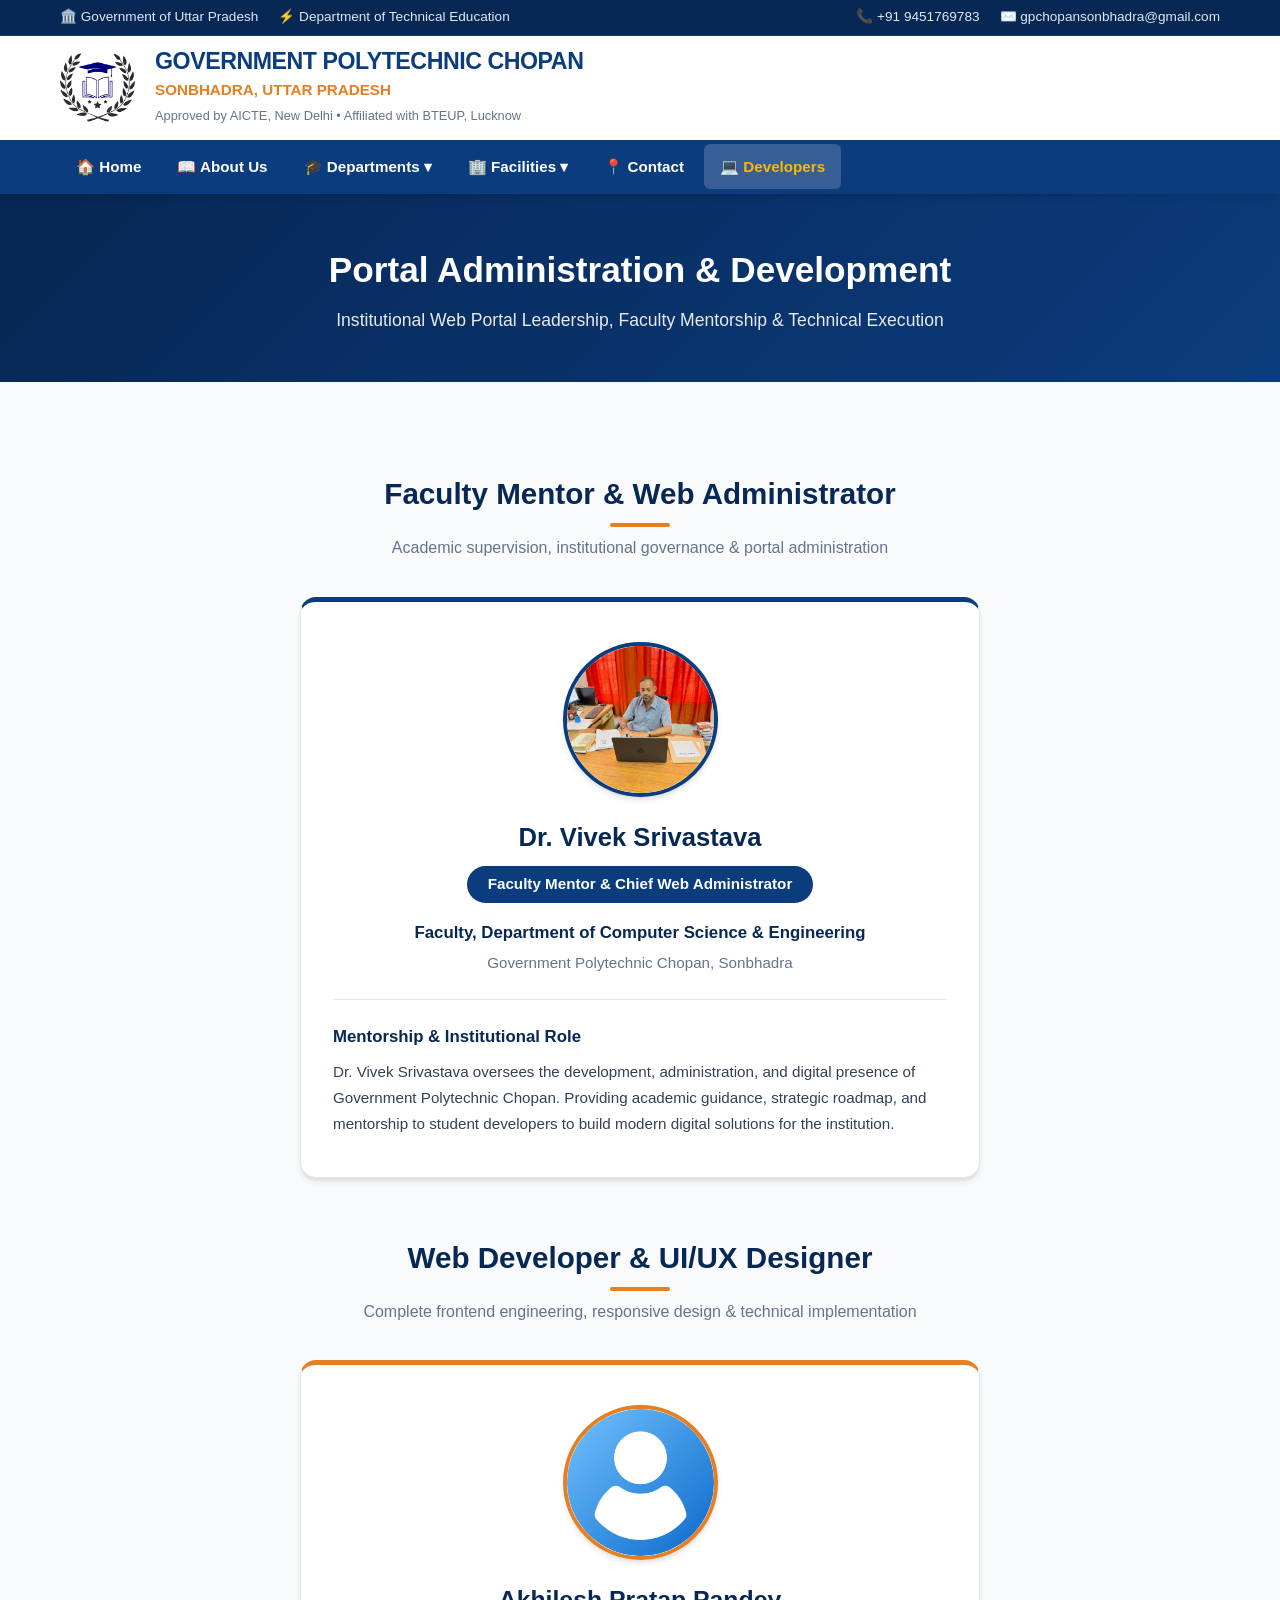
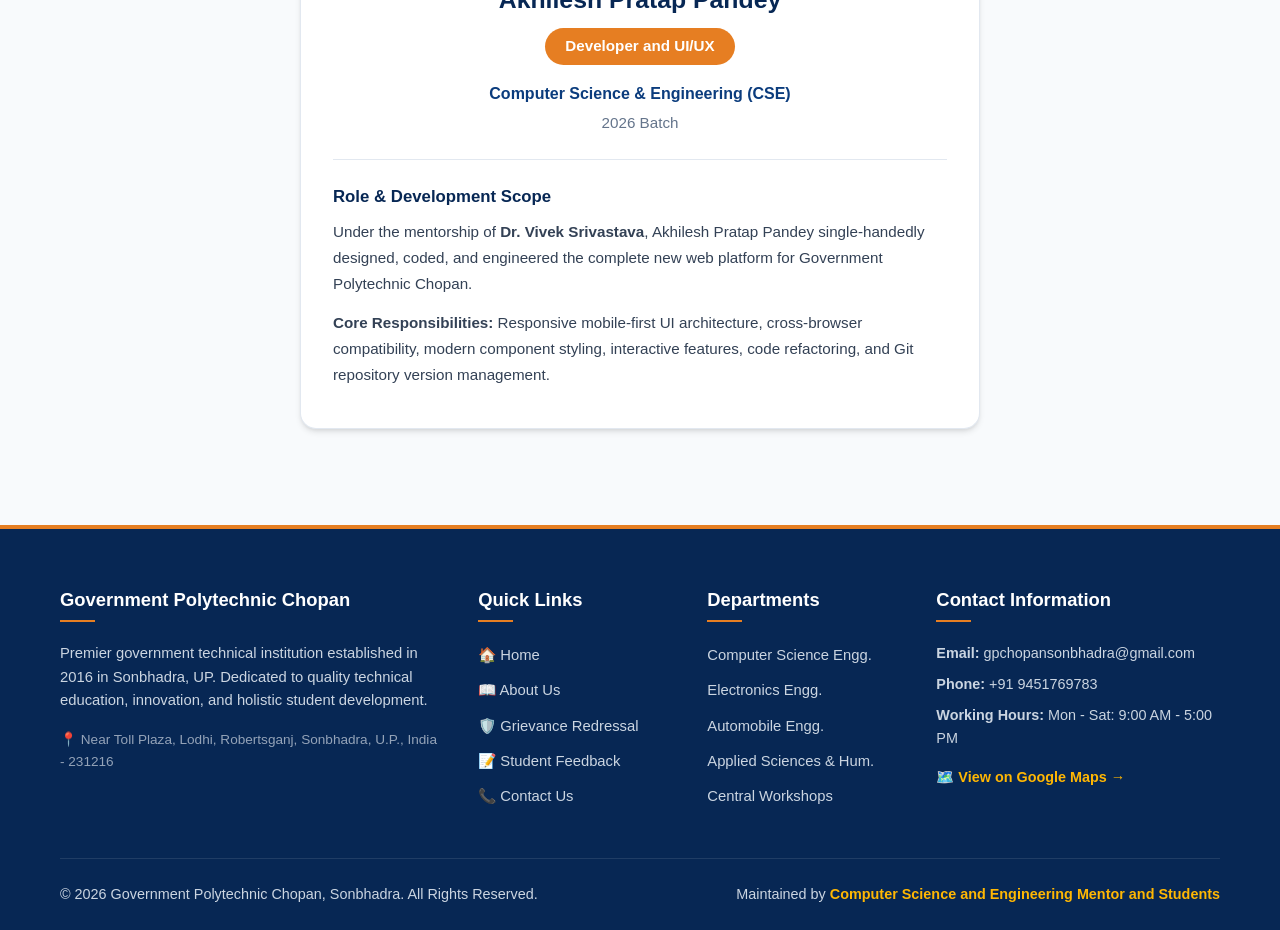
<file: developers.html>
<!DOCTYPE html>
<html lang="en">
<head>
  <meta charset="UTF-8">
  <meta name="viewport" content="width=device-width, initial-scale=1.0">
  <meta http-equiv="X-UA-Compatible" content="IE=edge">
  <meta name="description" content="Government Polytechnic Chopan, Sonbhadra - Web Development Team and Faculty Mentorship.">
  <title>Portal Administration & Developer | Government Polytechnic Chopan</title>
  <link rel="stylesheet" href="css/style.css">
  <link rel="icon" type="image/png" href="images/1.png">
</head>
<body>

<!-- Top Information Bar -->
<div class="top-bar">
  <div class="container">
    <div class="top-bar-left">
      <span>🏛️ Government of Uttar Pradesh</span>
      <span>⚡ Department of Technical Education</span>
    </div>
    <div class="top-bar-right">
      <a href="tel:9451769783">📞 +91 9451769783</a>
      <a href="mailto:gpchopansonbhadra@gmail.com">✉️ gpchopansonbhadra@gmail.com</a>
    </div>
  </div>
</div>

<!-- Main Branding Header -->
<header class="main-header">
  <div class="container">
    <div class="header-brand">
      <a href="index.html">
        <img src="images/1.png" alt="GP Chopan Official Logo" class="brand-logo">
      </a>
      <div class="brand-text">
        <h1>GOVERNMENT POLYTECHNIC CHOPAN</h1>
        <p>SONBHADRA, UTTAR PRADESH</p>
        <span class="sub-tag">Approved by AICTE, New Delhi • Affiliated with BTEUP, Lucknow</span>
      </div>
    </div>
  </div>
</header>

<!-- Sticky Responsive Navbar -->
<div class="navbar-wrapper">
  <div class="container">
    <nav class="navbar">
      <button class="mobile-nav-toggle" id="mobileNavToggle" aria-label="Toggle navigation" aria-expanded="false">☰</button>
      
      <ul class="nav-links" id="navLinks">
        <li class="nav-item">
          <a href="index.html" class="nav-link">🏠 Home</a>
        </li>
        <li class="nav-item">
          <a href="about.html" class="nav-link">📖 About Us</a>
        </li>
        
        <!-- Departments Dropdown -->
        <li class="nav-item dropdown">
          <a href="#" class="nav-link">🎓 Departments ▾</a>
          <ul class="dropdown-menu">
            <li><a href="computerScience.html" class="dropdown-link">💻 Computer Science & Engg.</a></li>
            <li><a href="electronics.html" class="dropdown-link">⚡ Electronics Engineering</a></li>
            <li><a href="automobile.html" class="dropdown-link">🚗 Automobile Engineering</a></li>
            <li><a href="appliedSciencesAndHumanities.html" class="dropdown-link">🔬 Applied Sciences & Humanities</a></li>
          </ul>
        </li>

        <!-- Facilities Dropdown -->
        <li class="nav-item dropdown">
          <a href="#" class="nav-link">🏢 Facilities ▾</a>
          <ul class="dropdown-menu">
            <li><a href="library.html" class="dropdown-link">📚 Central Library</a></li>
            <li><a href="workshops.html" class="dropdown-link">⚙️ Central Workshops</a></li>
            <li><a href="hostels.html" class="dropdown-link">🛏️ Student Hostels</a></li>
          </ul>
        </li>

        <li class="nav-item">
          <a href="contact.html" class="nav-link">📍 Contact</a>
        </li>
        <li class="nav-item">
          <a href="developers.html" class="nav-link active">💻 Developers</a>
        </li>
      </ul>
    </nav>
  </div>
</div>

<main>
  <div class="dept-banner">
    <div class="container">
      <h1>Portal Administration & Development</h1>
      <p>Institutional Web Portal Leadership, Faculty Mentorship & Technical Execution</p>
    </div>
  </div>

  <section class="section-py">
    <div class="container">
      
      <!-- 1. Faculty Mentor & Administrator (Honorable Top Card) -->
      <div class="section-title-wrap">
        <h2 class="section-title">Faculty Mentor & Web Administrator</h2>
        <p class="section-subtitle">Academic supervision, institutional governance & portal administration</p>
      </div>

      <div style="max-width: 680px; margin: 0 auto 3.5rem;">
        <div class="developer-card" style="padding: 2.5rem 2rem; border-top: 5px solid var(--primary-color);">
          <div class="dev-avatar" style="width: 155px; height: 155px; border: 4px solid var(--primary-color);">
            <img src="images/Vivek Srivastava.jpg" alt="Dr. Vivek Srivastava">
          </div>
          <h2 class="dev-name" style="font-size: 1.6rem; color: var(--primary-dark);">Dr. Vivek Srivastava</h2>
          <span class="dev-role-badge" style="font-size: 0.95rem; padding: 0.4rem 1.3rem; background: var(--primary-color);">
            Faculty Mentor & Chief Web Administrator
          </span>
          <p class="dev-batch" style="font-size: 1.05rem; color: var(--primary-dark); margin-top: 0.6rem; font-weight: 700;">
            Faculty, Department of Computer Science & Engineering
          </p>
          <p style="color: var(--text-muted); font-size: 0.95rem; margin-top: 0.25rem;">
            Government Polytechnic Chopan, Sonbhadra
          </p>

          <hr style="width: 100%; border: 0; border-top: 1px solid var(--border-color); margin: 1.5rem 0;">

          <div style="text-align: left; width: 100%;">
            <h4 style="color: var(--primary-dark); font-size: 1.05rem; margin-bottom: 0.5rem;">Mentorship & Institutional Role</h4>
            <p style="color: #334155; line-height: 1.7; font-size: 0.95rem;">
              Dr. Vivek Srivastava oversees the development, administration, and digital presence of Government Polytechnic Chopan. Providing academic guidance, strategic roadmap, and mentorship to student developers to build modern digital solutions for the institution.
            </p>
          </div>
        </div>
      </div>

      <!-- 2. Sole Student Developer & Designer Card -->
      <div class="section-title-wrap">
        <h2 class="section-title">Web Developer & UI/UX Designer</h2>
        <p class="section-subtitle">Complete frontend engineering, responsive design & technical implementation</p>
      </div>

      <div style="max-width: 680px; margin: 0 auto 3rem;">
        <div class="developer-card" style="padding: 2.5rem 2rem; border-top: 5px solid var(--accent-color);">
          <div class="dev-avatar" style="width: 155px; height: 155px; border: 4px solid var(--accent-color);">
            <img src="images/user.png" alt="Akhilesh Pratap Pandey">
          </div>
          <h2 class="dev-name" style="font-size: 1.55rem; color: var(--primary-dark);">Akhilesh Pratap Pandey</h2>
          <span class="dev-role-badge" style="font-size: 0.95rem; padding: 0.4rem 1.3rem; background: var(--accent-color);">
            Developer and UI/UX
          </span>
          <p class="dev-batch" style="font-size: 1rem; color: var(--primary-color); margin-top: 0.5rem; font-weight: 700;">
            Computer Science & Engineering (CSE)
          </p>
          <p style="color: var(--text-muted); font-size: 0.95rem; margin-top: 0.25rem;">
            2026 Batch
          </p>

          <hr style="width: 100%; border: 0; border-top: 1px solid var(--border-color); margin: 1.5rem 0;">

          <div style="text-align: left; width: 100%;">
            <h4 style="color: var(--primary-dark); font-size: 1.05rem; margin-bottom: 0.5rem;">Role & Development Scope</h4>
            <p style="color: #334155; line-height: 1.7; font-size: 0.95rem; margin-bottom: 0.85rem;">
              Under the mentorship of <strong>Dr. Vivek Srivastava</strong>, Akhilesh Pratap Pandey single-handedly designed, coded, and engineered the complete new web platform for Government Polytechnic Chopan.
            </p>
            <p style="color: #334155; line-height: 1.7; font-size: 0.95rem;">
              <strong>Core Responsibilities:</strong> Responsive mobile-first UI architecture, cross-browser compatibility, modern component styling, interactive features, code refactoring, and Git repository version management.
            </p>

            
          </div>

        </div>
      </div>

    </div>
  </section>
</main>

<!-- Footer -->
<footer class="main-footer">
  <div class="container">
    <div class="footer-grid">
      <div class="footer-col">
        <h4>Government Polytechnic Chopan</h4>
        <p style="font-size: 0.925rem; line-height: 1.6; margin-bottom: 1rem;">
          Premier government technical institution established in 2016 in Sonbhadra, UP. Dedicated to quality technical education, innovation, and holistic student development.
        </p>
        <p style="font-size: 0.85rem; color: #94a3b8;">
          📍 Near Toll Plaza, Lodhi, Robertsganj, Sonbhadra, U.P., India - 231216
        </p>
      </div>

      <div class="footer-col">
        <h4>Quick Links</h4>
        <ul class="footer-links">
          <li><a href="index.html">🏠 Home</a></li>
          <li><a href="about.html">📖 About Us</a></li>
          <li><a href="https://docs.google.com/forms/d/e/1FAIpQLScUf7JeRO1fRoZRRCuIjWEbZJXrRQz1J8xh0VH1PEmQJwqocQ/viewform?usp=sf_link" target="_blank">🛡️ Grievance Redressal</a></li>
          <li><a href="https://docs.google.com/forms/d/e/1FAIpQLSd5dwCUVYq0tecdDUFFVbvG7t9QokzE7sUzHUwXQ-LgJRItwA/viewform?usp=sf_link" target="_blank">📝 Student Feedback</a></li>
          <li><a href="contact.html">📞 Contact Us</a></li>
        </ul>
      </div>

      <div class="footer-col">
        <h4>Departments</h4>
        <ul class="footer-links">
          <li><a href="computerScience.html">Computer Science Engg.</a></li>
          <li><a href="electronics.html">Electronics Engg.</a></li>
          <li><a href="automobile.html">Automobile Engg.</a></li>
          <li><a href="appliedSciencesAndHumanities.html">Applied Sciences & Hum.</a></li>
          <li><a href="workshops.html">Central Workshops</a></li>
        </ul>
      </div>

      <div class="footer-col">
        <h4>Contact Information</h4>
        <p style="font-size: 0.9rem; margin-bottom: 0.5rem;"><strong>Email:</strong> gpchopansonbhadra@gmail.com</p>
        <p style="font-size: 0.9rem; margin-bottom: 0.5rem;"><strong>Phone:</strong> +91 9451769783</p>
        <p style="font-size: 0.9rem; margin-bottom: 0.5rem;"><strong>Working Hours:</strong> Mon - Sat: 9:00 AM - 5:00 PM</p>
        <p style="font-size: 0.9rem; margin-top: 1rem;"><a href="contact.html" style="color:#ffb703; font-weight:600;">🗺️ View on Google Maps →</a></p>
      </div>
    </div>

    <div class="footer-bottom">
      <div>&copy; 2026 Government Polytechnic Chopan, Sonbhadra. All Rights Reserved.</div>
      <div>Maintained by <a href="developers.html">Computer Science and Engineering Mentor and Students</a></div>
    </div>
  </div>
</footer>

<script src="js/main.js"></script>
</body>
</html>
</file>
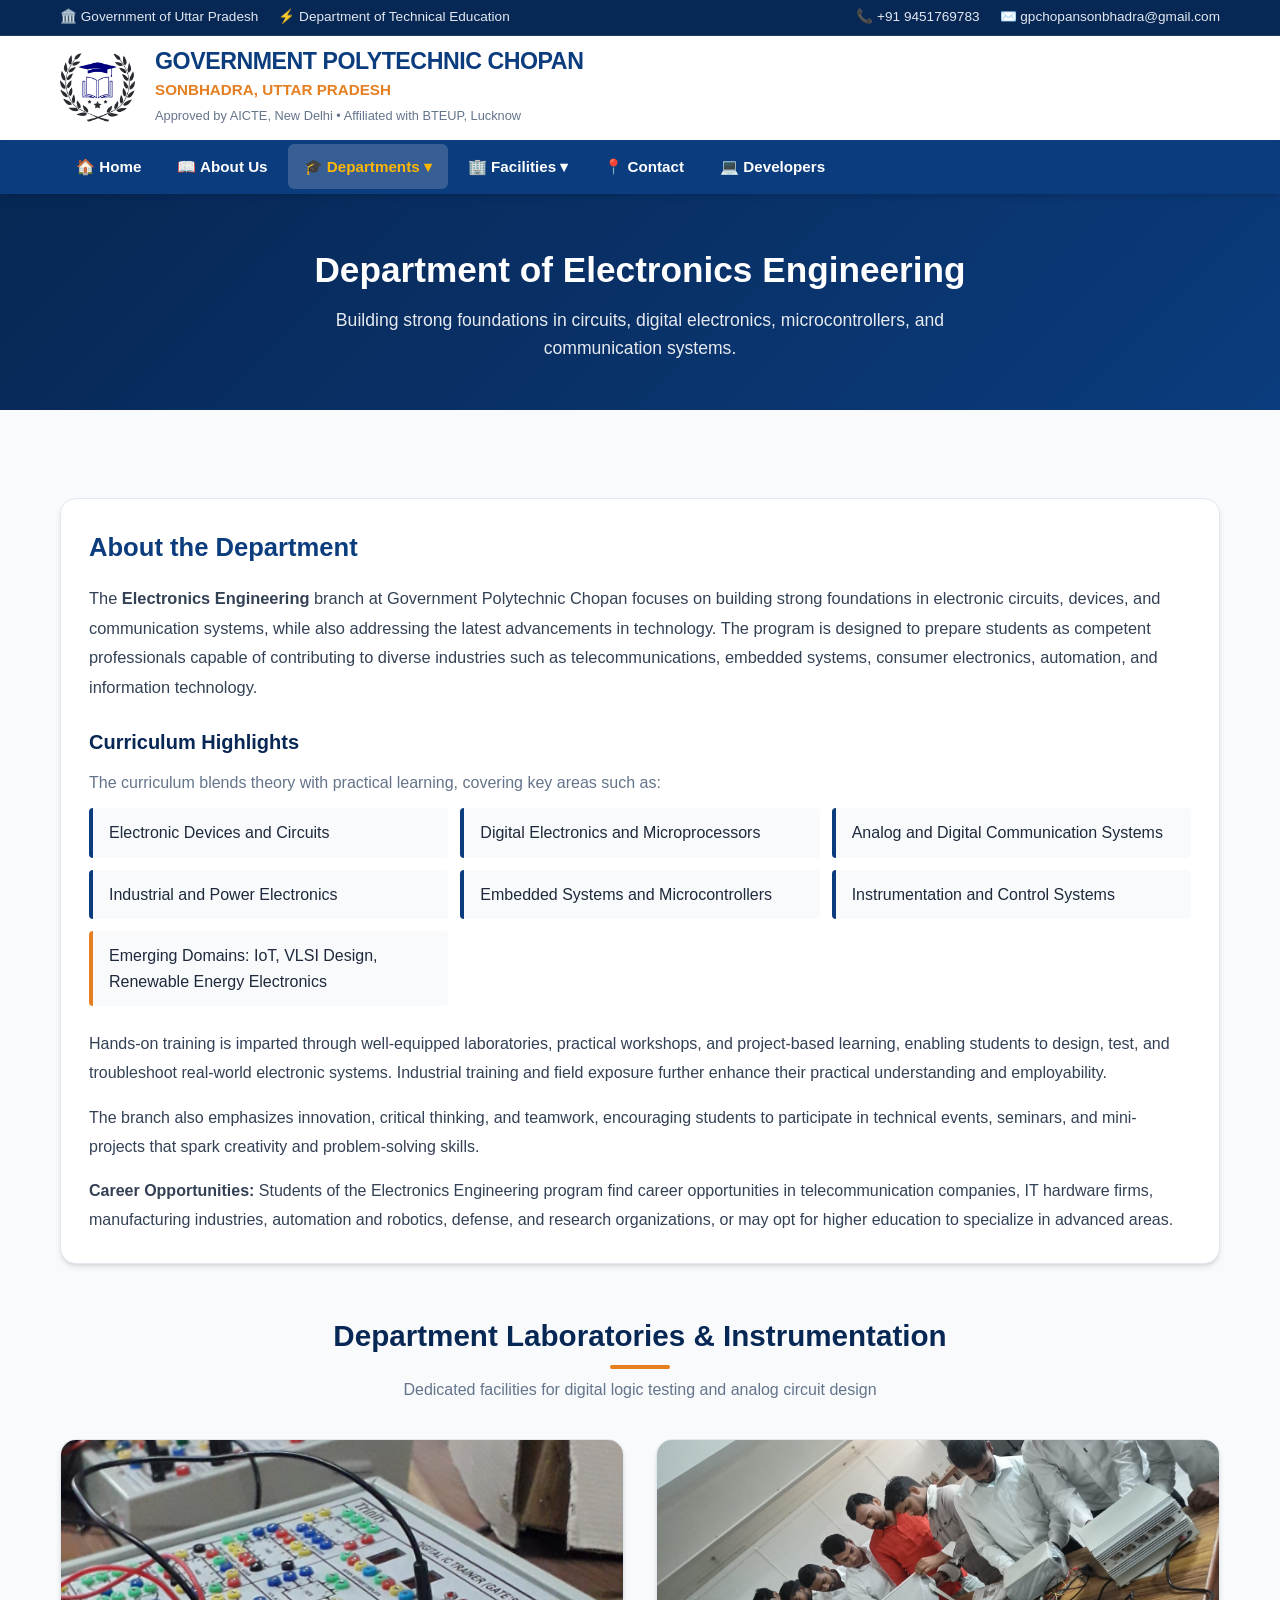
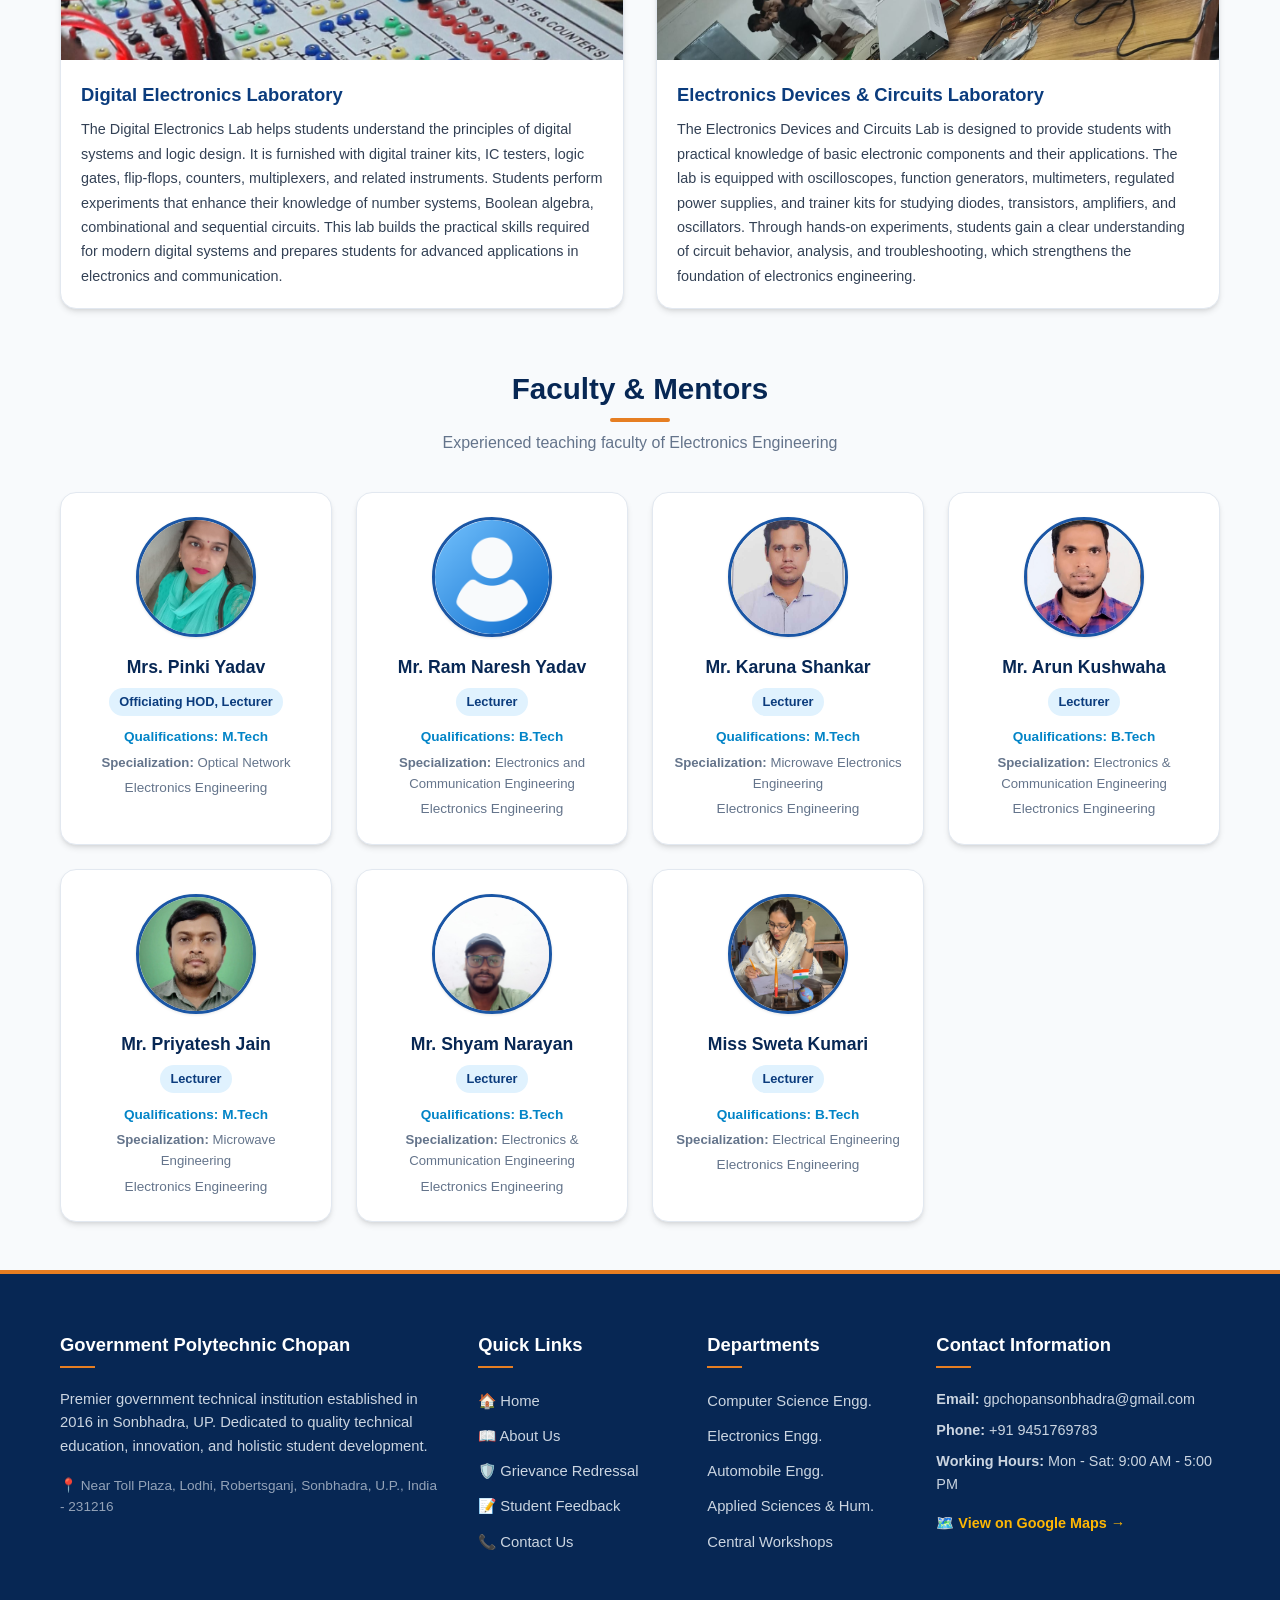
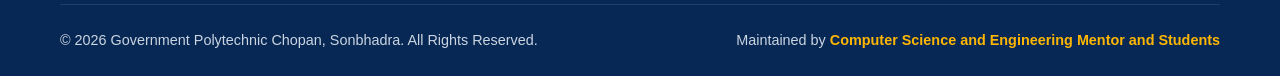
<file: electronics.html>
<!DOCTYPE html>
<html lang="en">
<head>
  <meta charset="UTF-8">
  <meta name="viewport" content="width=device-width, initial-scale=1.0">
  <meta http-equiv="X-UA-Compatible" content="IE=edge">
  <meta name="description" content="Government Polytechnic Chopan, Sonbhadra - Approved by AICTE, affiliated with BTEUP Lucknow. Premier Government Technical Institute.">
  <title>Government Polytechnic Chopan, Sonbhadra | Technical Education UP</title>
  <link rel="stylesheet" href="css/style.css">
  <link rel="icon" type="image/png" href="images/1.png">
</head>
<body>

<!-- Top Information Bar -->
<div class="top-bar">
  <div class="container">
    <div class="top-bar-left">
      <span>🏛️ Government of Uttar Pradesh</span>
      <span>⚡ Department of Technical Education</span>
    </div>
    <div class="top-bar-right">
      <a href="tel:9451769783">📞 +91 9451769783</a>
      <a href="mailto:gpchopansonbhadra@gmail.com">✉️ gpchopansonbhadra@gmail.com</a>
    </div>
  </div>
</div>

<!-- Main Branding Header -->
<header class="main-header">
  <div class="container">
    <div class="header-brand">
      <a href="index.html">
        <img src="images/1.png" alt="GP Chopan Official Logo" class="brand-logo">
      </a>
      <div class="brand-text">
        <h1>GOVERNMENT POLYTECHNIC CHOPAN</h1>
        <p>SONBHADRA, UTTAR PRADESH</p>
        <span class="sub-tag">Approved by AICTE, New Delhi • Affiliated with BTEUP, Lucknow</span>
      </div>
    </div>
  </div>
</header>

<!-- Sticky Responsive Navbar -->
<div class="navbar-wrapper">
  <div class="container">
    <nav class="navbar">
      <button class="mobile-nav-toggle" id="mobileNavToggle" aria-label="Toggle navigation" aria-expanded="false">☰</button>
      
      <ul class="nav-links" id="navLinks">
        <li class="nav-item">
          <a href="index.html" class="nav-link ">🏠 Home</a>
        </li>
        <li class="nav-item">
          <a href="about.html" class="nav-link ">📖 About Us</a>
        </li>
        
        <!-- Departments Dropdown -->
        <li class="nav-item dropdown">
          <a href="#" class="nav-link active">🎓 Departments ▾</a>
          <ul class="dropdown-menu">
            <li><a href="computerScience.html" class="dropdown-link">💻 Computer Science & Engg.</a></li>
            <li><a href="electronics.html" class="dropdown-link">⚡ Electronics Engineering</a></li>
            <li><a href="automobile.html" class="dropdown-link">🚗 Automobile Engineering</a></li>
            <li><a href="appliedSciencesAndHumanities.html" class="dropdown-link">🔬 Applied Sciences & Humanities</a></li>
          </ul>
        </li>

        <!-- Facilities Dropdown -->
        <li class="nav-item dropdown">
          <a href="#" class="nav-link ">🏢 Facilities ▾</a>
          <ul class="dropdown-menu">
            <li><a href="library.html" class="dropdown-link">📚 Central Library</a></li>
            <li><a href="workshops.html" class="dropdown-link">⚙️ Central Workshops</a></li>
            <li><a href="hostels.html" class="dropdown-link">🛏️ Student Hostels</a></li>
          </ul>
        </li>

        <li class="nav-item">
          <a href="contact.html" class="nav-link ">📍 Contact</a>
        </li>
        <li class="nav-item">
          <a href="developers.html" class="nav-link ">💻 Developers</a>
        </li>
      </ul>
    </nav>
  </div>
</div>

<main>
  <div class="dept-banner">
    <div class="container">
      <h1>Department of Electronics Engineering</h1>
      <p>Building strong foundations in circuits, digital electronics, microcontrollers, and communication systems.</p>
    </div>
  </div>

  <section class="section-py">
    <div class="container">
      
      <!-- Department Overview -->
      <div class="feature-box" style="margin-bottom: 3rem;">
        <h2 style="color: var(--primary-color); font-size: 1.6rem; margin-bottom: 1rem;">About the Department</h2>
        <p style="line-height: 1.8; margin-bottom: 1.25rem; font-size: 1.025rem; color: #334155;">
          The <strong>Electronics Engineering</strong> branch at Government Polytechnic Chopan focuses on building strong foundations in electronic circuits, devices, and communication systems, while also addressing the latest advancements in technology. The program is designed to prepare students as competent professionals capable of contributing to diverse industries such as telecommunications, embedded systems, consumer electronics, automation, and information technology.
        </p>

        <h3 style="color: var(--primary-dark); font-size: 1.25rem; margin: 1.5rem 0 0.75rem;">Curriculum Highlights</h3>
        <p style="margin-bottom: 0.75rem; color: var(--text-muted);">The curriculum blends theory with practical learning, covering key areas such as:</p>
        
        <div style="display: grid; grid-template-columns: repeat(auto-fit, minmax(280px, 1fr)); gap: 0.75rem; margin-bottom: 1.5rem;">
          <div style="background: #f8fafc; padding: 0.75rem 1rem; border-left: 4px solid var(--primary-color); border-radius: 4px;">Electronic Devices and Circuits</div>
          <div style="background: #f8fafc; padding: 0.75rem 1rem; border-left: 4px solid var(--primary-color); border-radius: 4px;">Digital Electronics and Microprocessors</div>
          <div style="background: #f8fafc; padding: 0.75rem 1rem; border-left: 4px solid var(--primary-color); border-radius: 4px;">Analog and Digital Communication Systems</div>
          <div style="background: #f8fafc; padding: 0.75rem 1rem; border-left: 4px solid var(--primary-color); border-radius: 4px;">Industrial and Power Electronics</div>
          <div style="background: #f8fafc; padding: 0.75rem 1rem; border-left: 4px solid var(--primary-color); border-radius: 4px;">Embedded Systems and Microcontrollers</div>
          <div style="background: #f8fafc; padding: 0.75rem 1rem; border-left: 4px solid var(--primary-color); border-radius: 4px;">Instrumentation and Control Systems</div>
          <div style="background: #f8fafc; padding: 0.75rem 1rem; border-left: 4px solid var(--accent-color); border-radius: 4px;">Emerging Domains: IoT, VLSI Design, Renewable Energy Electronics</div>
        </div>

        <p style="line-height: 1.8; margin-bottom: 1rem; font-size: 1rem; color: #334155;">
          Hands-on training is imparted through well-equipped laboratories, practical workshops, and project-based learning, enabling students to design, test, and troubleshoot real-world electronic systems. Industrial training and field exposure further enhance their practical understanding and employability.
        </p>
        <p style="line-height: 1.8; margin-bottom: 1rem; font-size: 1rem; color: #334155;">
          The branch also emphasizes innovation, critical thinking, and teamwork, encouraging students to participate in technical events, seminars, and mini-projects that spark creativity and problem-solving skills.
        </p>
        <p style="line-height: 1.8; font-size: 1rem; color: #334155;">
          <strong>Career Opportunities:</strong> Students of the Electronics Engineering program find career opportunities in telecommunication companies, IT hardware firms, manufacturing industries, automation and robotics, defense, and research organizations, or may opt for higher education to specialize in advanced areas.
        </p>
      </div>

      <!-- Laboratories -->
      <div class="section-title-wrap">
        <h2 class="section-title">Department Laboratories & Instrumentation</h2>
        <p class="section-subtitle">Dedicated facilities for digital logic testing and analog circuit design</p>
      </div>

      <div class="grid-2col" style="margin-bottom: 3.5rem;">
        <div class="lab-card">
          <div class="lab-img-wrap">
            <img src="images/electronics-lab1.jpg" alt="Digital Electronics Lab">
          </div>
          <div class="lab-content">
            <h4>Digital Electronics Laboratory</h4>
            <p style="line-height: 1.7; color: #334155; margin-top: 0.5rem;">
              The Digital Electronics Lab helps students understand the principles of digital systems and logic design. It is furnished with digital trainer kits, IC testers, logic gates, flip-flops, counters, multiplexers, and related instruments. Students perform experiments that enhance their knowledge of number systems, Boolean algebra, combinational and sequential circuits. This lab builds the practical skills required for modern digital systems and prepares students for advanced applications in electronics and communication.
            </p>
          </div>
        </div>

        <div class="lab-card">
          <div class="lab-img-wrap">
            <img src="images/electronics-lab2.jpeg" alt="Electronics Devices & Circuits Lab">
          </div>
          <div class="lab-content">
            <h4>Electronics Devices & Circuits Laboratory</h4>
            <p style="line-height: 1.7; color: #334155; margin-top: 0.5rem;">
              The Electronics Devices and Circuits Lab is designed to provide students with practical knowledge of basic electronic components and their applications. The lab is equipped with oscilloscopes, function generators, multimeters, regulated power supplies, and trainer kits for studying diodes, transistors, amplifiers, and oscillators. Through hands-on experiments, students gain a clear understanding of circuit behavior, analysis, and troubleshooting, which strengthens the foundation of electronics engineering.
            </p>
          </div>
        </div>
      </div>

      <!-- Faculty Members -->
      <div class="section-title-wrap">
        <h2 class="section-title">Faculty & Mentors</h2>
        <p class="section-subtitle">Experienced teaching faculty of Electronics Engineering</p>
      </div>

      <div class="faculty-grid">
        
        <!-- Mrs. Pinki Yadav -->
        <div class="faculty-card">
          <div class="faculty-avatar">
            <img src="images/pinki yadav.jpeg" alt="Mrs. Pinki Yadav">
          </div>
          <h3 class="faculty-name">Mrs. Pinki Yadav</h3>
          <span class="faculty-role">Officiating HOD, Lecturer</span>
          <p style="font-size: 0.85rem; font-weight: 600; color: #0284c7; margin-top: 0.25rem;">Qualifications: M.Tech</p>
          <p style="font-size: 0.825rem; color: #64748b; margin-top: 0.25rem;"><strong>Specialization:</strong> Optical Network</p>
          <p class="faculty-dept" style="margin-top: 0.25rem;">Electronics Engineering</p>
        </div>

        <!-- Mr. Ram Naresh Yadav -->
        <div class="faculty-card">
          <div class="faculty-avatar">
            <img src="images/user.png" alt="Mr. Ram Naresh Yadav">
          </div>
          <h3 class="faculty-name">Mr. Ram Naresh Yadav</h3>
          <span class="faculty-role">Lecturer</span>
          <p style="font-size: 0.85rem; font-weight: 600; color: #0284c7; margin-top: 0.25rem;">Qualifications: B.Tech</p>
          <p style="font-size: 0.825rem; color: #64748b; margin-top: 0.25rem;"><strong>Specialization:</strong> Electronics and Communication Engineering</p>
          <p class="faculty-dept" style="margin-top: 0.25rem;">Electronics Engineering</p>
        </div>

        <!-- Mr. Karuna Shankar -->
        <div class="faculty-card">
          <div class="faculty-avatar">
            <img src="images/karuna shankar.jpeg" alt="Mr. Karuna Shankar">
          </div>
          <h3 class="faculty-name">Mr. Karuna Shankar</h3>
          <span class="faculty-role">Lecturer</span>
          <p style="font-size: 0.85rem; font-weight: 600; color: #0284c7; margin-top: 0.25rem;">Qualifications: M.Tech</p>
          <p style="font-size: 0.825rem; color: #64748b; margin-top: 0.25rem;"><strong>Specialization:</strong> Microwave Electronics Engineering</p>
          <p class="faculty-dept" style="margin-top: 0.25rem;">Electronics Engineering</p>
        </div>

        <!-- Mr. Arun Kushwaha -->
        <div class="faculty-card">
          <div class="faculty-avatar">
            <img src="images/Arun Kushwaha.jpeg" alt="Mr. Arun Kushwaha">
          </div>
          <h3 class="faculty-name">Mr. Arun Kushwaha</h3>
          <span class="faculty-role">Lecturer</span>
          <p style="font-size: 0.85rem; font-weight: 600; color: #0284c7; margin-top: 0.25rem;">Qualifications: B.Tech</p>
          <p style="font-size: 0.825rem; color: #64748b; margin-top: 0.25rem;"><strong>Specialization:</strong> Electronics & Communication Engineering</p>
          <p class="faculty-dept" style="margin-top: 0.25rem;">Electronics Engineering</p>
        </div>

        <!-- Mr. Priyatesh Jain -->
        <div class="faculty-card">
          <div class="faculty-avatar">
            <img src="images/priyatesh jain .jpg" alt="Mr. Priyatesh Jain">
          </div>
          <h3 class="faculty-name">Mr. Priyatesh Jain</h3>
          <span class="faculty-role">Lecturer</span>
          <p style="font-size: 0.85rem; font-weight: 600; color: #0284c7; margin-top: 0.25rem;">Qualifications: M.Tech</p>
          <p style="font-size: 0.825rem; color: #64748b; margin-top: 0.25rem;"><strong>Specialization:</strong> Microwave Engineering</p>
          <p class="faculty-dept" style="margin-top: 0.25rem;">Electronics Engineering</p>
        </div>

        <!-- Mr. Shyam Narayan Kushwaha -->
        <div class="faculty-card">
          <div class="faculty-avatar">
            <img src="images/shyam narayan.jpg" alt="Mr. Shyam Narayan Kushwaha">
          </div>
          <h3 class="faculty-name">Mr. Shyam Narayan</h3>
          <span class="faculty-role">Lecturer</span>
          <p style="font-size: 0.85rem; font-weight: 600; color: #0284c7; margin-top: 0.25rem;">Qualifications: B.Tech</p>
          <p style="font-size: 0.825rem; color: #64748b; margin-top: 0.25rem;"><strong>Specialization:</strong> Electronics & Communication Engineering</p>
          <p class="faculty-dept" style="margin-top: 0.25rem;">Electronics Engineering</p>
        </div>

        <!-- Miss Sweta Kumari -->
        <div class="faculty-card">
          <div class="faculty-avatar">
            <img src="images/sweta kumari.jpg" alt="Miss Sweta Kumari">
          </div>
          <h3 class="faculty-name">Miss Sweta Kumari</h3>
          <span class="faculty-role">Lecturer</span>
          <p style="font-size: 0.85rem; font-weight: 600; color: #0284c7; margin-top: 0.25rem;">Qualifications: B.Tech</p>
          <p style="font-size: 0.825rem; color: #64748b; margin-top: 0.25rem;"><strong>Specialization:</strong> Electrical Engineering</p>
          <p class="faculty-dept" style="margin-top: 0.25rem;">Electronics Engineering</p>
        </div>

      </div>

    </div>
  </section>
</main>

<!-- Footer -->
<footer class="main-footer">
  <div class="container">
    <div class="footer-grid">
      <div class="footer-col">
        <h4>Government Polytechnic Chopan</h4>
        <p style="font-size: 0.925rem; line-height: 1.6; margin-bottom: 1rem;">
          Premier government technical institution established in 2016 in Sonbhadra, UP. Dedicated to quality technical education, innovation, and holistic student development.
        </p>
        <p style="font-size: 0.85rem; color: #94a3b8;">
          📍 Near Toll Plaza, Lodhi, Robertsganj, Sonbhadra, U.P., India - 231216
        </p>
      </div>

      <div class="footer-col">
        <h4>Quick Links</h4>
        <ul class="footer-links">
          <li><a href="index.html">🏠 Home</a></li>
          <li><a href="about.html">📖 About Us</a></li>
          <li><a href="https://docs.google.com/forms/d/e/1FAIpQLScUf7JeRO1fRoZRRCuIjWEbZJXrRQz1J8xh0VH1PEmQJwqocQ/viewform?usp=sf_link" target="_blank">🛡️ Grievance Redressal</a></li>
          <li><a href="https://docs.google.com/forms/d/e/1FAIpQLSd5dwCUVYq0tecdDUFFVbvG7t9QokzE7sUzHUwXQ-LgJRItwA/viewform?usp=sf_link" target="_blank">📝 Student Feedback</a></li>
          <li><a href="contact.html">📞 Contact Us</a></li>
        </ul>
      </div>

      <div class="footer-col">
        <h4>Departments</h4>
        <ul class="footer-links">
          <li><a href="computerScience.html">Computer Science Engg.</a></li>
          <li><a href="electronics.html">Electronics Engg.</a></li>
          <li><a href="automobile.html">Automobile Engg.</a></li>
          <li><a href="appliedSciencesAndHumanities.html">Applied Sciences & Hum.</a></li>
          <li><a href="workshops.html">Central Workshops</a></li>
        </ul>
      </div>

      <div class="footer-col">
        <h4>Contact Information</h4>
        <p style="font-size: 0.9rem; margin-bottom: 0.5rem;"><strong>Email:</strong> gpchopansonbhadra@gmail.com</p>
        <p style="font-size: 0.9rem; margin-bottom: 0.5rem;"><strong>Phone:</strong> +91 9451769783</p>
        <p style="font-size: 0.9rem; margin-bottom: 0.5rem;"><strong>Working Hours:</strong> Mon - Sat: 9:00 AM - 5:00 PM</p>
        <p style="font-size: 0.9rem; margin-top: 1rem;"><a href="contact.html" style="color:#ffb703; font-weight:600;">🗺️ View on Google Maps →</a></p>
      </div>
    </div>

    <div class="footer-bottom">
      <div>&copy; 2026 Government Polytechnic Chopan, Sonbhadra. All Rights Reserved.</div>
      <div>Maintained by <a href="developers.html">Computer Science and Engineering Mentor and Students</a></div>
    </div>
  </div>
</footer>

<script src="js/main.js"></script>
</body>
</html>
</file>
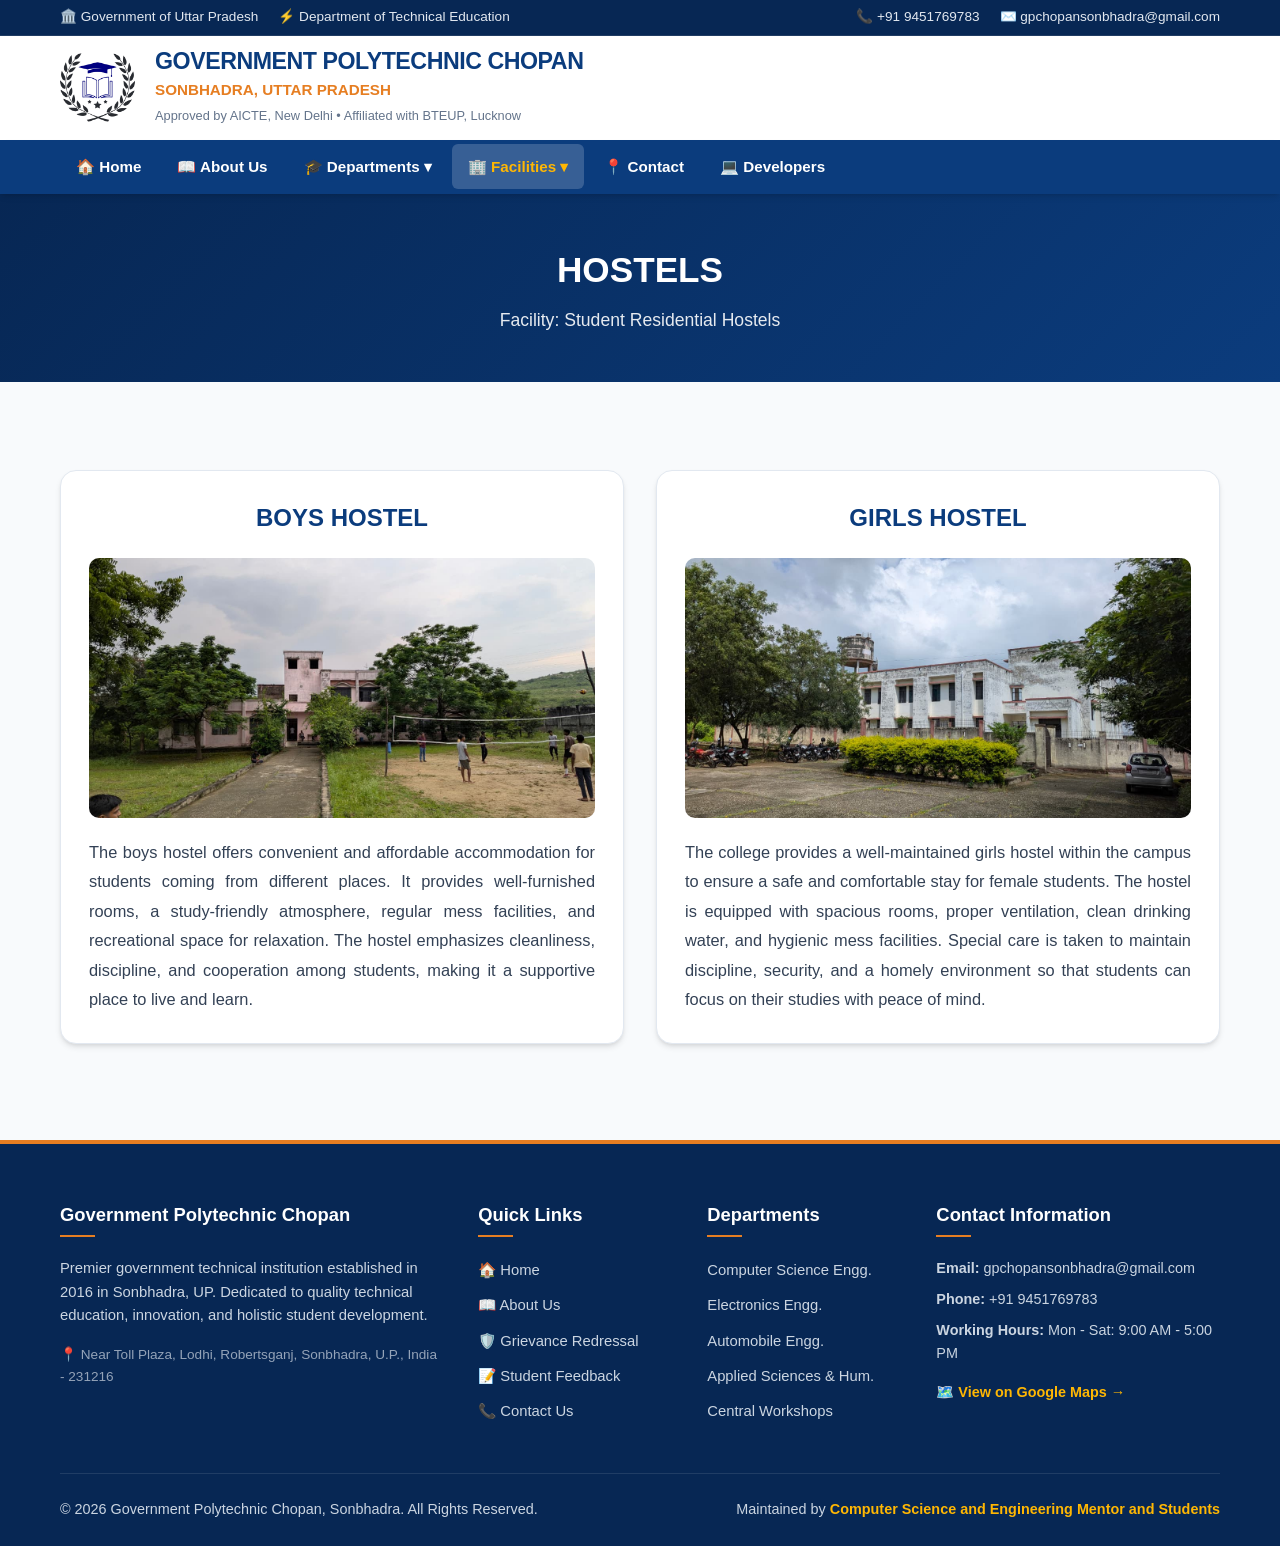
<file: hostels.html>
<!DOCTYPE html>
<html lang="en">
<head>
  <meta charset="UTF-8">
  <meta name="viewport" content="width=device-width, initial-scale=1.0">
  <meta http-equiv="X-UA-Compatible" content="IE=edge">
  <meta name="description" content="Government Polytechnic Chopan, Sonbhadra - Approved by AICTE, affiliated with BTEUP Lucknow. Facilities & Infrastructure.">
  <title>Facilities | Government Polytechnic Chopan, Sonbhadra</title>
  <link rel="stylesheet" href="css/style.css">
  <link rel="icon" type="image/png" href="images/1.png">
</head>
<body>

<!-- Top Information Bar -->
<div class="top-bar">
  <div class="container">
    <div class="top-bar-left">
      <span>🏛️ Government of Uttar Pradesh</span>
      <span>⚡ Department of Technical Education</span>
    </div>
    <div class="top-bar-right">
      <a href="tel:9451769783">📞 +91 9451769783</a>
      <a href="mailto:gpchopansonbhadra@gmail.com">✉️ gpchopansonbhadra@gmail.com</a>
    </div>
  </div>
</div>

<!-- Main Branding Header -->
<header class="main-header">
  <div class="container">
    <div class="header-brand">
      <a href="index.html">
        <img src="images/1.png" alt="GP Chopan Official Logo" class="brand-logo">
      </a>
      <div class="brand-text">
        <h1>GOVERNMENT POLYTECHNIC CHOPAN</h1>
        <p>SONBHADRA, UTTAR PRADESH</p>
        <span class="sub-tag">Approved by AICTE, New Delhi • Affiliated with BTEUP, Lucknow</span>
      </div>
    </div>
  </div>
</header>

<!-- Sticky Responsive Navbar -->
<div class="navbar-wrapper">
  <div class="container">
    <nav class="navbar">
      <button class="mobile-nav-toggle" id="mobileNavToggle" aria-label="Toggle navigation" aria-expanded="false">☰</button>
      
      <ul class="nav-links" id="navLinks">
        <li class="nav-item">
          <a href="index.html" class="nav-link">🏠 Home</a>
        </li>
        <li class="nav-item">
          <a href="about.html" class="nav-link">📖 About Us</a>
        </li>
        
        <!-- Departments Dropdown -->
        <li class="nav-item dropdown">
          <a href="#" class="nav-link">🎓 Departments ▾</a>
          <ul class="dropdown-menu">
            <li><a href="computerScience.html" class="dropdown-link">💻 Computer Science & Engg.</a></li>
            <li><a href="electronics.html" class="dropdown-link">⚡ Electronics Engineering</a></li>
            <li><a href="automobile.html" class="dropdown-link">🚗 Automobile Engineering</a></li>
            <li><a href="appliedSciencesAndHumanities.html" class="dropdown-link">🔬 Applied Sciences & Humanities</a></li>
          </ul>
        </li>

        <!-- Facilities Dropdown -->
        <li class="nav-item dropdown">
          <a href="#" class="nav-link active">🏢 Facilities ▾</a>
          <ul class="dropdown-menu">
            <li><a href="library.html" class="dropdown-link">📚 Central Library</a></li>
            <li><a href="workshops.html" class="dropdown-link">⚙️ Central Workshops</a></li>
            <li><a href="hostels.html" class="dropdown-link">🛏️ Student Hostels</a></li>
          </ul>
        </li>

        <li class="nav-item">
          <a href="contact.html" class="nav-link">📍 Contact</a>
        </li>
        <li class="nav-item">
          <a href="developers.html" class="nav-link">💻 Developers</a>
        </li>
      </ul>
    </nav>
  </div>
</div>

<main>
  <div class="dept-banner">
    <div class="container">
      <h1>HOSTELS</h1>
      <p>Facility: Student Residential Hostels</p>
    </div>
  </div>

  <section class="section-py">
    <div class="container">
      
      <!-- Exact Original Boys & Girls Hostel Grid -->
      <div class="grid-2col">
        
        <!-- BOYS HOSTEL -->
        <div class="feature-box" style="display: flex; flex-direction: column; height: 100%;">
          <h2 style="color: var(--primary-color); font-size: 1.5rem; text-align: center; margin-bottom: 1.25rem;">BOYS HOSTEL</h2>
          <div style="margin-bottom: 1.25rem; border-radius: var(--radius-md); overflow: hidden; height: 260px;">
            <img src="images/boys-hostel.jpg" alt="Boys Hostel" style="width: 100%; height: 100%; object-fit: cover;">
          </div>
          <p style="line-height: 1.8; color: #334155; font-size: 1.025rem; text-align: justify; flex: 1;">
            The boys hostel offers convenient and affordable accommodation for students coming from different places. It provides well-furnished rooms, a study-friendly atmosphere, regular mess facilities, and recreational space for relaxation. The hostel emphasizes cleanliness, discipline, and cooperation among students, making it a supportive place to live and learn.
          </p>
        </div>

        <!-- GIRLS HOSTEL -->
        <div class="feature-box" style="display: flex; flex-direction: column; height: 100%;">
          <h2 style="color: var(--primary-color); font-size: 1.5rem; text-align: center; margin-bottom: 1.25rem;">GIRLS HOSTEL</h2>
          <div style="margin-bottom: 1.25rem; border-radius: var(--radius-md); overflow: hidden; height: 260px;">
            <img src="images/home-pic3-hostelgirls.jpg" alt="Girls Hostel" style="width: 100%; height: 100%; object-fit: cover;">
          </div>
          <p style="line-height: 1.8; color: #334155; font-size: 1.025rem; text-align: justify; flex: 1;">
            The college provides a well-maintained girls hostel within the campus to ensure a safe and comfortable stay for female students. The hostel is equipped with spacious rooms, proper ventilation, clean drinking water, and hygienic mess facilities. Special care is taken to maintain discipline, security, and a homely environment so that students can focus on their studies with peace of mind.
          </p>
        </div>

      </div>

    </div>
  </section>
</main>

<!-- Footer -->
<footer class="main-footer">
  <div class="container">
    <div class="footer-grid">
      <div class="footer-col">
        <h4>Government Polytechnic Chopan</h4>
        <p style="font-size: 0.925rem; line-height: 1.6; margin-bottom: 1rem;">
          Premier government technical institution established in 2016 in Sonbhadra, UP. Dedicated to quality technical education, innovation, and holistic student development.
        </p>
        <p style="font-size: 0.85rem; color: #94a3b8;">
          📍 Near Toll Plaza, Lodhi, Robertsganj, Sonbhadra, U.P., India - 231216
        </p>
      </div>

      <div class="footer-col">
        <h4>Quick Links</h4>
        <ul class="footer-links">
          <li><a href="index.html">🏠 Home</a></li>
          <li><a href="about.html">📖 About Us</a></li>
          <li><a href="https://docs.google.com/forms/d/e/1FAIpQLScUf7JeRO1fRoZRRCuIjWEbZJXrRQz1J8xh0VH1PEmQJwqocQ/viewform?usp=sf_link" target="_blank">🛡️ Grievance Redressal</a></li>
          <li><a href="https://docs.google.com/forms/d/e/1FAIpQLSd5dwCUVYq0tecdDUFFVbvG7t9QokzE7sUzHUwXQ-LgJRItwA/viewform?usp=sf_link" target="_blank">📝 Student Feedback</a></li>
          <li><a href="contact.html">📞 Contact Us</a></li>
        </ul>
      </div>

      <div class="footer-col">
        <h4>Departments</h4>
        <ul class="footer-links">
          <li><a href="computerScience.html">Computer Science Engg.</a></li>
          <li><a href="electronics.html">Electronics Engg.</a></li>
          <li><a href="automobile.html">Automobile Engg.</a></li>
          <li><a href="appliedSciencesAndHumanities.html">Applied Sciences & Hum.</a></li>
          <li><a href="workshops.html">Central Workshops</a></li>
        </ul>
      </div>

      <div class="footer-col">
        <h4>Contact Information</h4>
        <p style="font-size: 0.9rem; margin-bottom: 0.5rem;"><strong>Email:</strong> gpchopansonbhadra@gmail.com</p>
        <p style="font-size: 0.9rem; margin-bottom: 0.5rem;"><strong>Phone:</strong> +91 9451769783</p>
        <p style="font-size: 0.9rem; margin-bottom: 0.5rem;"><strong>Working Hours:</strong> Mon - Sat: 9:00 AM - 5:00 PM</p>
        <p style="font-size: 0.9rem; margin-top: 1rem;"><a href="contact.html" style="color:#ffb703; font-weight:600;">🗺️ View on Google Maps →</a></p>
      </div>
    </div>

    <div class="footer-bottom">
      <div>&copy; 2026 Government Polytechnic Chopan, Sonbhadra. All Rights Reserved.</div>
      <div>Maintained by <a href="developers.html">Computer Science and Engineering Mentor and Students</a></div>
    </div>
  </div>
</footer>

<script src="js/main.js"></script>
</body>
</html>
</file>
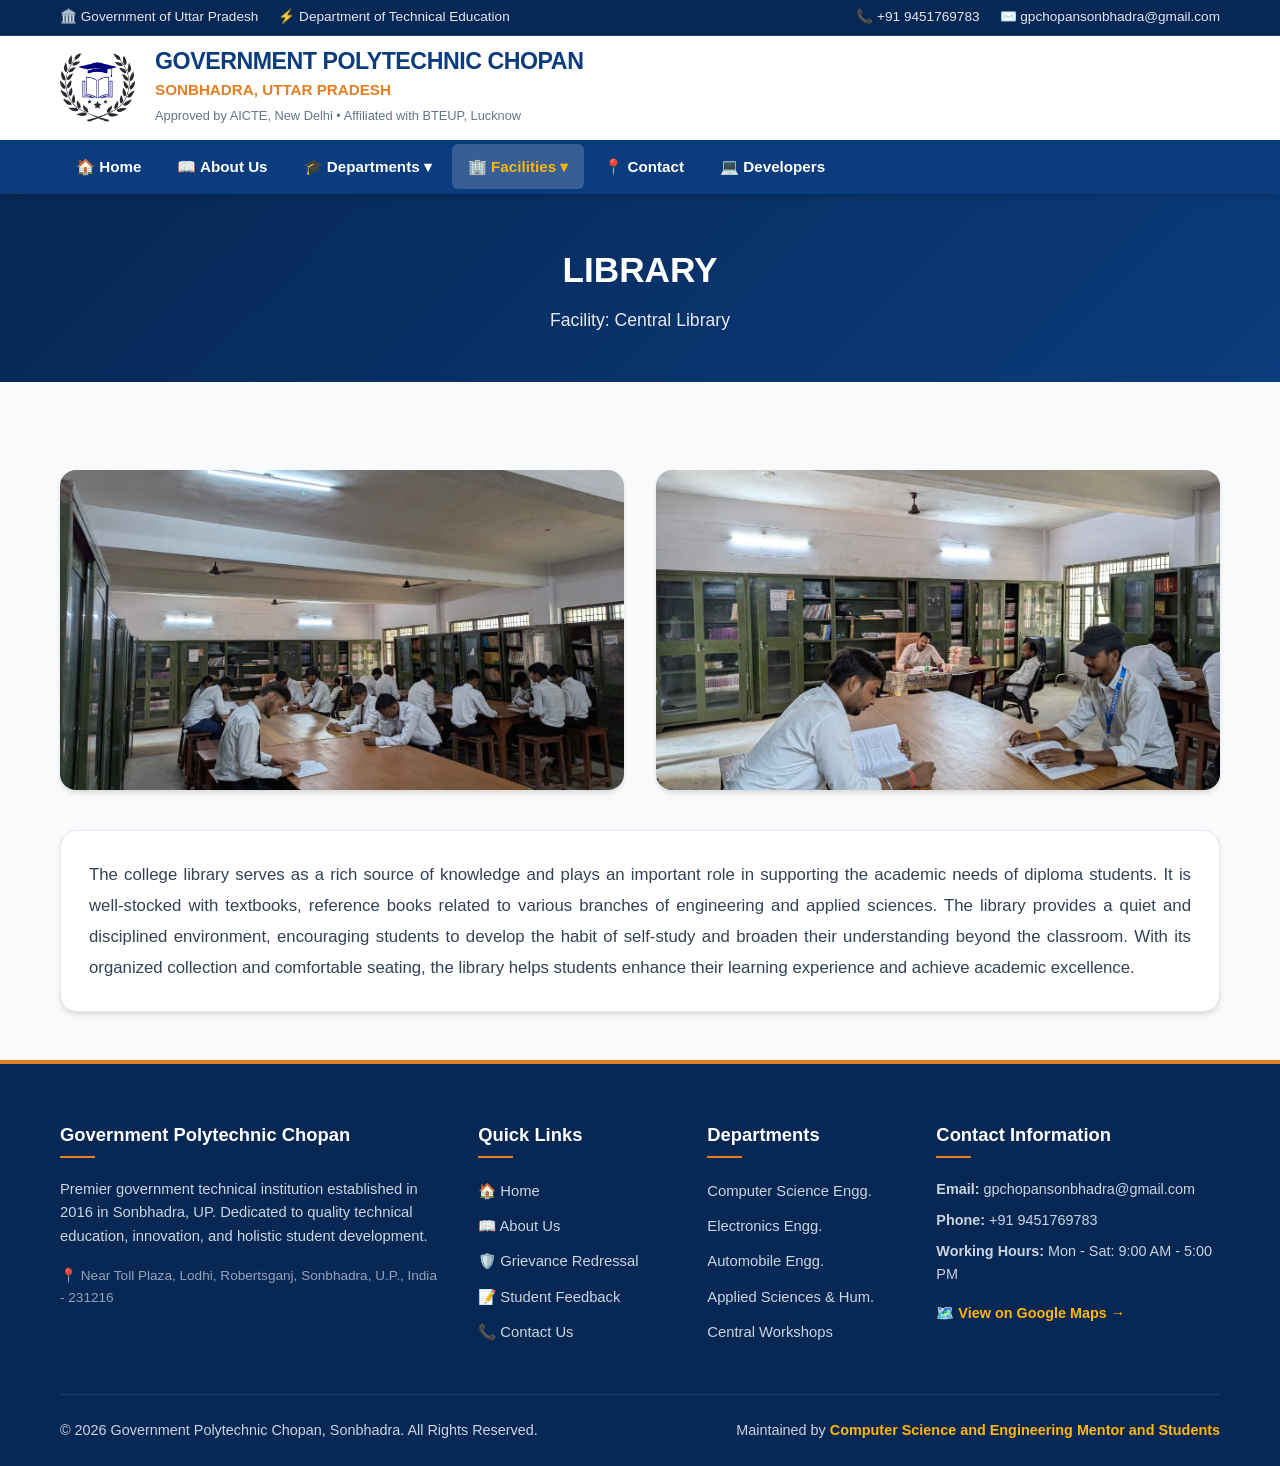
<file: library.html>
<!DOCTYPE html>
<html lang="en">
<head>
  <meta charset="UTF-8">
  <meta name="viewport" content="width=device-width, initial-scale=1.0">
  <meta http-equiv="X-UA-Compatible" content="IE=edge">
  <meta name="description" content="Government Polytechnic Chopan, Sonbhadra - Approved by AICTE, affiliated with BTEUP Lucknow. Facilities & Infrastructure.">
  <title>Facilities | Government Polytechnic Chopan, Sonbhadra</title>
  <link rel="stylesheet" href="css/style.css">
  <link rel="icon" type="image/png" href="images/1.png">
</head>
<body>

<!-- Top Information Bar -->
<div class="top-bar">
  <div class="container">
    <div class="top-bar-left">
      <span>🏛️ Government of Uttar Pradesh</span>
      <span>⚡ Department of Technical Education</span>
    </div>
    <div class="top-bar-right">
      <a href="tel:9451769783">📞 +91 9451769783</a>
      <a href="mailto:gpchopansonbhadra@gmail.com">✉️ gpchopansonbhadra@gmail.com</a>
    </div>
  </div>
</div>

<!-- Main Branding Header -->
<header class="main-header">
  <div class="container">
    <div class="header-brand">
      <a href="index.html">
        <img src="images/1.png" alt="GP Chopan Official Logo" class="brand-logo">
      </a>
      <div class="brand-text">
        <h1>GOVERNMENT POLYTECHNIC CHOPAN</h1>
        <p>SONBHADRA, UTTAR PRADESH</p>
        <span class="sub-tag">Approved by AICTE, New Delhi • Affiliated with BTEUP, Lucknow</span>
      </div>
    </div>
  </div>
</header>

<!-- Sticky Responsive Navbar -->
<div class="navbar-wrapper">
  <div class="container">
    <nav class="navbar">
      <button class="mobile-nav-toggle" id="mobileNavToggle" aria-label="Toggle navigation" aria-expanded="false">☰</button>
      
      <ul class="nav-links" id="navLinks">
        <li class="nav-item">
          <a href="index.html" class="nav-link">🏠 Home</a>
        </li>
        <li class="nav-item">
          <a href="about.html" class="nav-link">📖 About Us</a>
        </li>
        
        <!-- Departments Dropdown -->
        <li class="nav-item dropdown">
          <a href="#" class="nav-link">🎓 Departments ▾</a>
          <ul class="dropdown-menu">
            <li><a href="computerScience.html" class="dropdown-link">💻 Computer Science & Engg.</a></li>
            <li><a href="electronics.html" class="dropdown-link">⚡ Electronics Engineering</a></li>
            <li><a href="automobile.html" class="dropdown-link">🚗 Automobile Engineering</a></li>
            <li><a href="appliedSciencesAndHumanities.html" class="dropdown-link">🔬 Applied Sciences & Humanities</a></li>
          </ul>
        </li>

        <!-- Facilities Dropdown -->
        <li class="nav-item dropdown">
          <a href="#" class="nav-link active">🏢 Facilities ▾</a>
          <ul class="dropdown-menu">
            <li><a href="library.html" class="dropdown-link">📚 Central Library</a></li>
            <li><a href="workshops.html" class="dropdown-link">⚙️ Central Workshops</a></li>
            <li><a href="hostels.html" class="dropdown-link">🛏️ Student Hostels</a></li>
          </ul>
        </li>

        <li class="nav-item">
          <a href="contact.html" class="nav-link">📍 Contact</a>
        </li>
        <li class="nav-item">
          <a href="developers.html" class="nav-link">💻 Developers</a>
        </li>
      </ul>
    </nav>
  </div>
</div>

<main>
  <div class="dept-banner">
    <div class="container">
      <h1>LIBRARY</h1>
      <p>Facility: Central Library</p>
    </div>
  </div>

  <section class="section-py">
    <div class="container">
      
      <!-- Exact Original Library Image Row -->
      <div class="grid-2col" style="margin-bottom: 2.5rem;">
        <div>
          <img src="images/library-pic1.jpg" alt="Library View 1" style="border-radius: var(--radius-lg); box-shadow: var(--shadow-md); width:100%; height:320px; object-fit:cover;">
        </div>
        <div>
          <img src="images/library-pic2.jpg" alt="Library View 2" style="border-radius: var(--radius-lg); box-shadow: var(--shadow-md); width:100%; height:320px; object-fit:cover;">
        </div>
      </div>

      <!-- Exact Original Library Text -->
      <div class="feature-box">
        <p style="line-height: 1.85; color: #334155; font-size: 1.05rem; text-align: justify;">
          The college library serves as a rich source of knowledge and plays an important role in supporting the academic needs of diploma students. It is well-stocked with textbooks, reference books related to various branches of engineering and applied sciences. The library provides a quiet and disciplined environment, encouraging students to develop the habit of self-study and broaden their understanding beyond the classroom. With its organized collection and comfortable seating, the library helps students enhance their learning experience and achieve academic excellence.
        </p>
      </div>

    </div>
  </section>
</main>

<!-- Footer -->
<footer class="main-footer">
  <div class="container">
    <div class="footer-grid">
      <div class="footer-col">
        <h4>Government Polytechnic Chopan</h4>
        <p style="font-size: 0.925rem; line-height: 1.6; margin-bottom: 1rem;">
          Premier government technical institution established in 2016 in Sonbhadra, UP. Dedicated to quality technical education, innovation, and holistic student development.
        </p>
        <p style="font-size: 0.85rem; color: #94a3b8;">
          📍 Near Toll Plaza, Lodhi, Robertsganj, Sonbhadra, U.P., India - 231216
        </p>
      </div>

      <div class="footer-col">
        <h4>Quick Links</h4>
        <ul class="footer-links">
          <li><a href="index.html">🏠 Home</a></li>
          <li><a href="about.html">📖 About Us</a></li>
          <li><a href="https://docs.google.com/forms/d/e/1FAIpQLScUf7JeRO1fRoZRRCuIjWEbZJXrRQz1J8xh0VH1PEmQJwqocQ/viewform?usp=sf_link" target="_blank">🛡️ Grievance Redressal</a></li>
          <li><a href="https://docs.google.com/forms/d/e/1FAIpQLSd5dwCUVYq0tecdDUFFVbvG7t9QokzE7sUzHUwXQ-LgJRItwA/viewform?usp=sf_link" target="_blank">📝 Student Feedback</a></li>
          <li><a href="contact.html">📞 Contact Us</a></li>
        </ul>
      </div>

      <div class="footer-col">
        <h4>Departments</h4>
        <ul class="footer-links">
          <li><a href="computerScience.html">Computer Science Engg.</a></li>
          <li><a href="electronics.html">Electronics Engg.</a></li>
          <li><a href="automobile.html">Automobile Engg.</a></li>
          <li><a href="appliedSciencesAndHumanities.html">Applied Sciences & Hum.</a></li>
          <li><a href="workshops.html">Central Workshops</a></li>
        </ul>
      </div>

      <div class="footer-col">
        <h4>Contact Information</h4>
        <p style="font-size: 0.9rem; margin-bottom: 0.5rem;"><strong>Email:</strong> gpchopansonbhadra@gmail.com</p>
        <p style="font-size: 0.9rem; margin-bottom: 0.5rem;"><strong>Phone:</strong> +91 9451769783</p>
        <p style="font-size: 0.9rem; margin-bottom: 0.5rem;"><strong>Working Hours:</strong> Mon - Sat: 9:00 AM - 5:00 PM</p>
        <p style="font-size: 0.9rem; margin-top: 1rem;"><a href="contact.html" style="color:#ffb703; font-weight:600;">🗺️ View on Google Maps →</a></p>
      </div>
    </div>

    <div class="footer-bottom">
      <div>&copy; 2026 Government Polytechnic Chopan, Sonbhadra. All Rights Reserved.</div>
      <div>Maintained by <a href="developers.html">Computer Science and Engineering Mentor and Students</a></div>
    </div>
  </div>
</footer>

<script src="js/main.js"></script>
</body>
</html>
</file>
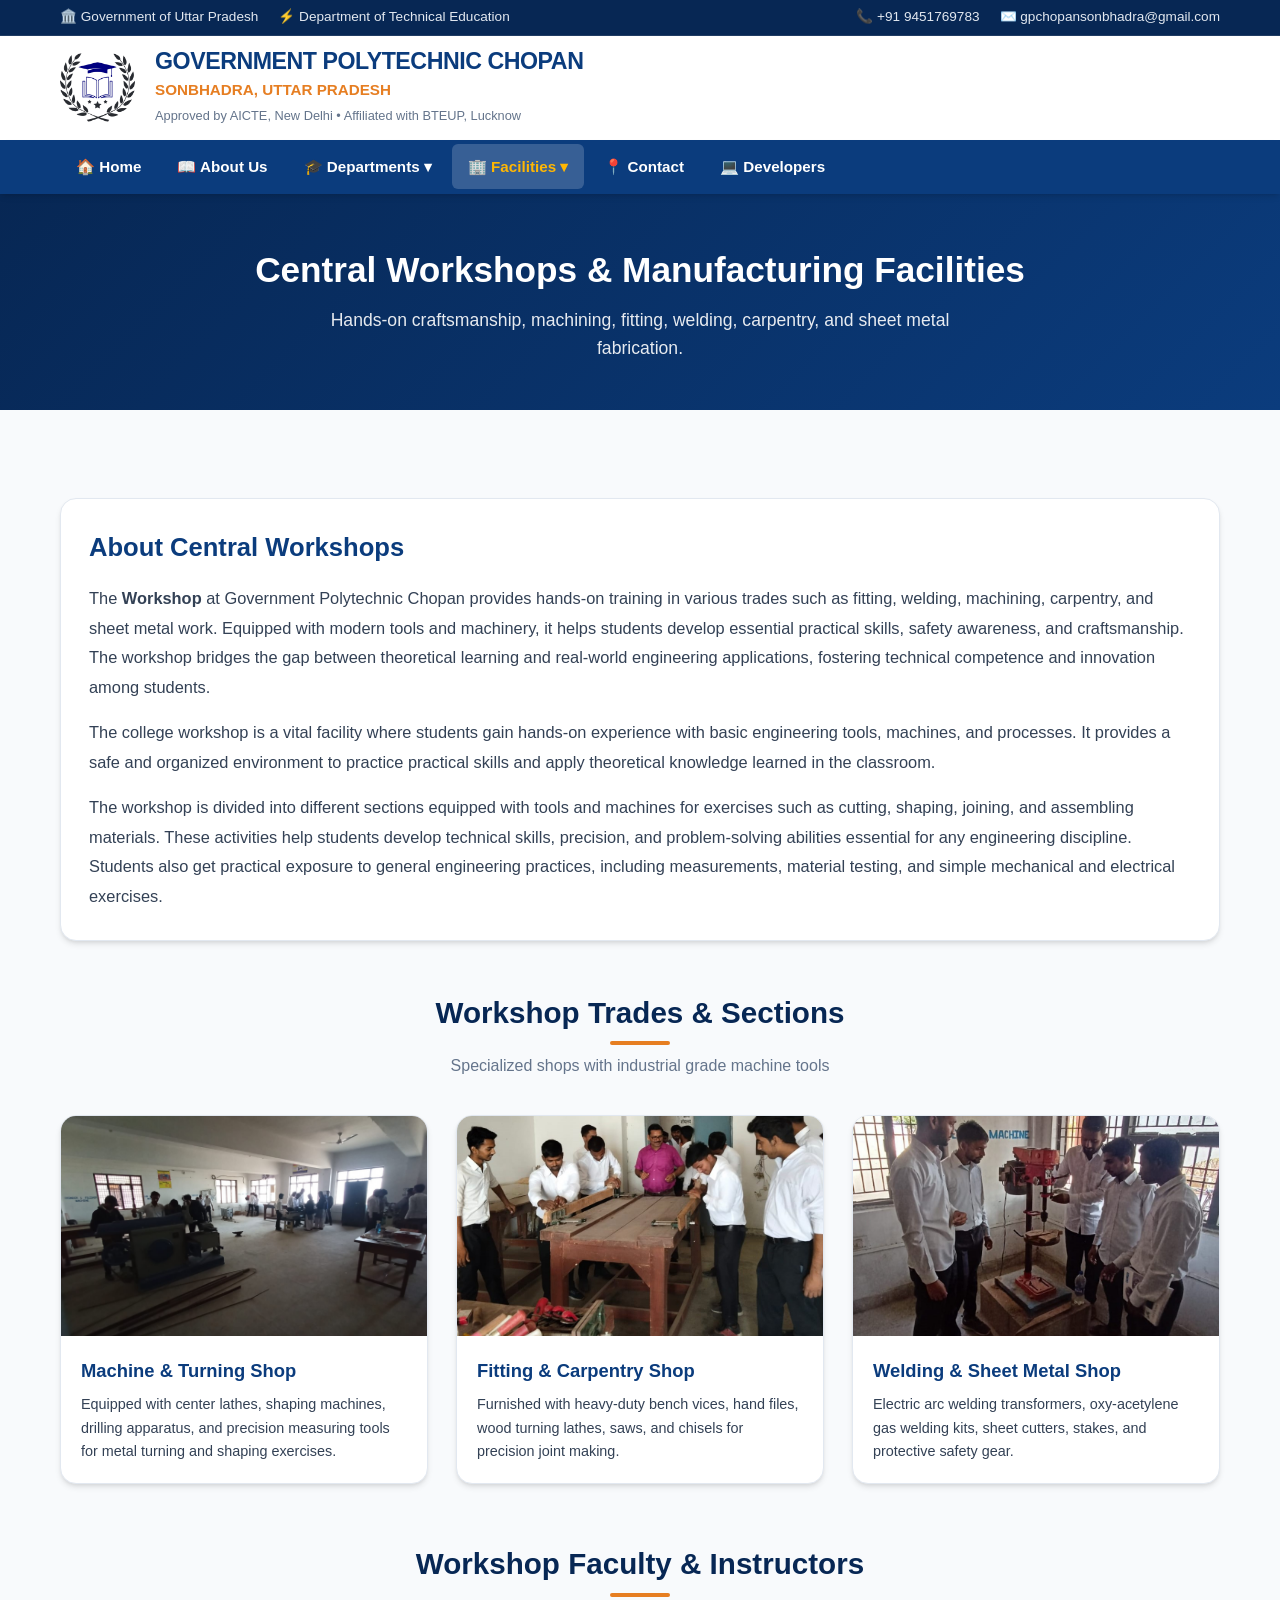
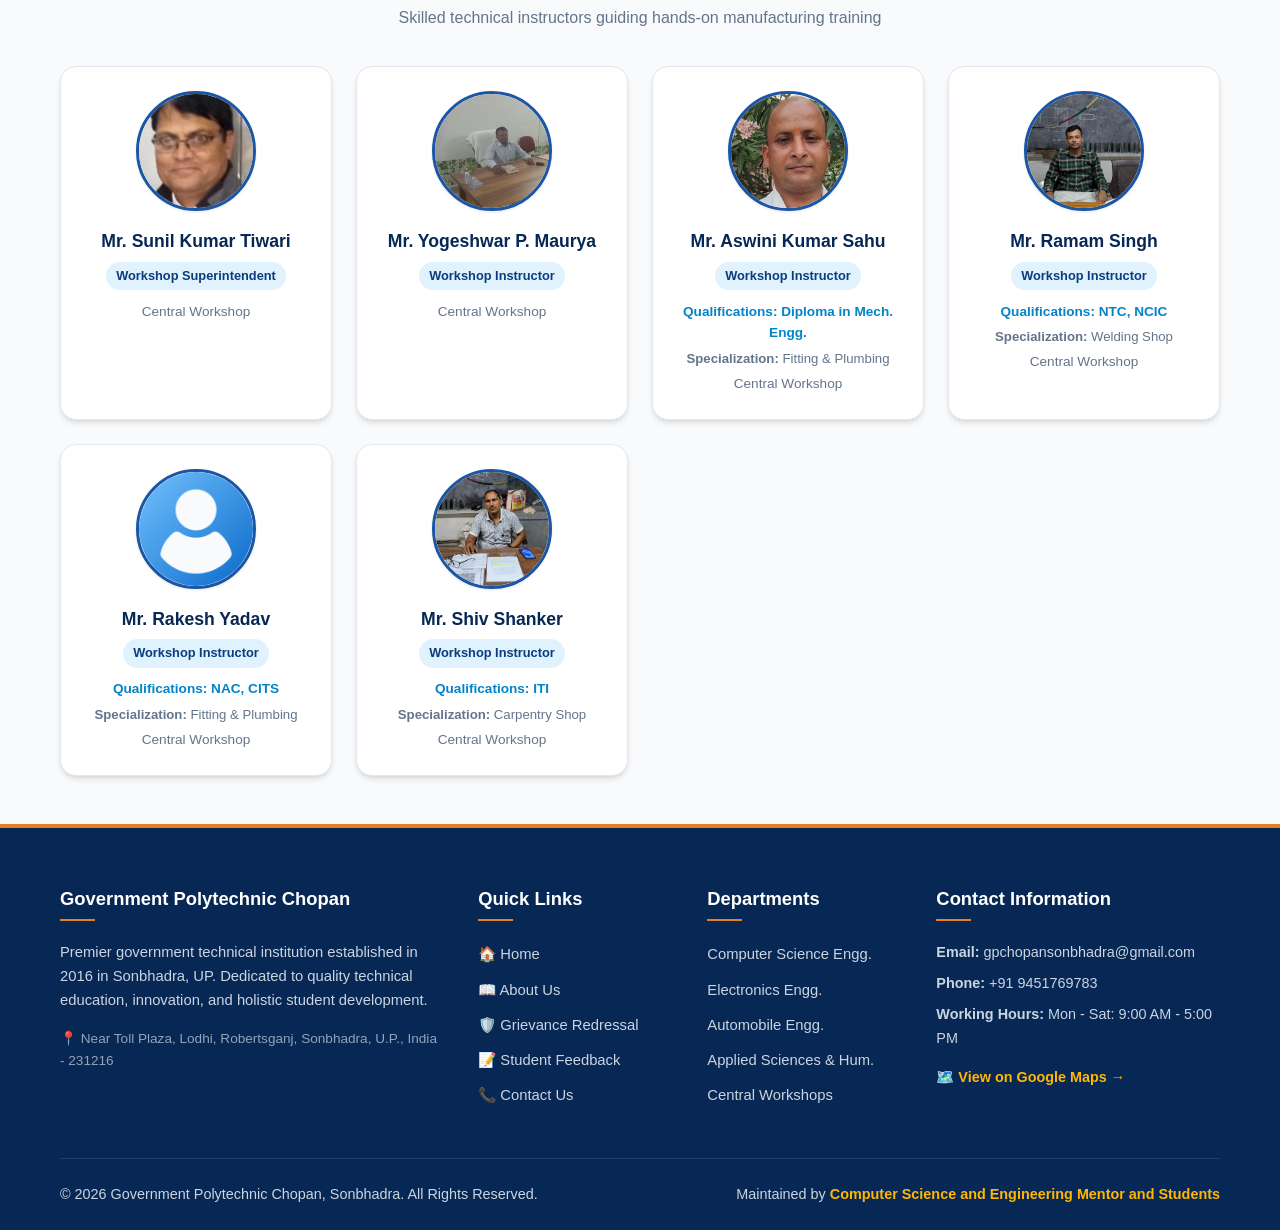
<file: workshops.html>
<!DOCTYPE html>
<html lang="en">
<head>
  <meta charset="UTF-8">
  <meta name="viewport" content="width=device-width, initial-scale=1.0">
  <meta http-equiv="X-UA-Compatible" content="IE=edge">
  <meta name="description" content="Government Polytechnic Chopan, Sonbhadra - Approved by AICTE, affiliated with BTEUP Lucknow. Premier Government Technical Institute.">
  <title>Government Polytechnic Chopan, Sonbhadra | Technical Education UP</title>
  <link rel="stylesheet" href="css/style.css">
  <link rel="icon" type="image/png" href="images/1.png">
</head>
<body>

<!-- Top Information Bar -->
<div class="top-bar">
  <div class="container">
    <div class="top-bar-left">
      <span>🏛️ Government of Uttar Pradesh</span>
      <span>⚡ Department of Technical Education</span>
    </div>
    <div class="top-bar-right">
      <a href="tel:9451769783">📞 +91 9451769783</a>
      <a href="mailto:gpchopansonbhadra@gmail.com">✉️ gpchopansonbhadra@gmail.com</a>
    </div>
  </div>
</div>

<!-- Main Branding Header -->
<header class="main-header">
  <div class="container">
    <div class="header-brand">
      <a href="index.html">
        <img src="images/1.png" alt="GP Chopan Official Logo" class="brand-logo">
      </a>
      <div class="brand-text">
        <h1>GOVERNMENT POLYTECHNIC CHOPAN</h1>
        <p>SONBHADRA, UTTAR PRADESH</p>
        <span class="sub-tag">Approved by AICTE, New Delhi • Affiliated with BTEUP, Lucknow</span>
      </div>
    </div>
  </div>
</header>

<!-- Sticky Responsive Navbar -->
<div class="navbar-wrapper">
  <div class="container">
    <nav class="navbar">
      <button class="mobile-nav-toggle" id="mobileNavToggle" aria-label="Toggle navigation" aria-expanded="false">☰</button>
      
      <ul class="nav-links" id="navLinks">
        <li class="nav-item">
          <a href="index.html" class="nav-link ">🏠 Home</a>
        </li>
        <li class="nav-item">
          <a href="about.html" class="nav-link ">📖 About Us</a>
        </li>
        
        <!-- Departments Dropdown -->
        <li class="nav-item dropdown">
          <a href="#" class="nav-link ">🎓 Departments ▾</a>
          <ul class="dropdown-menu">
            <li><a href="computerScience.html" class="dropdown-link">💻 Computer Science & Engg.</a></li>
            <li><a href="electronics.html" class="dropdown-link">⚡ Electronics Engineering</a></li>
            <li><a href="automobile.html" class="dropdown-link">🚗 Automobile Engineering</a></li>
            <li><a href="appliedSciencesAndHumanities.html" class="dropdown-link">🔬 Applied Sciences & Humanities</a></li>
          </ul>
        </li>

        <!-- Facilities Dropdown -->
        <li class="nav-item dropdown">
          <a href="#" class="nav-link active">🏢 Facilities ▾</a>
          <ul class="dropdown-menu">
            <li><a href="library.html" class="dropdown-link">📚 Central Library</a></li>
            <li><a href="workshops.html" class="dropdown-link">⚙️ Central Workshops</a></li>
            <li><a href="hostels.html" class="dropdown-link">🛏️ Student Hostels</a></li>
          </ul>
        </li>

        <li class="nav-item">
          <a href="contact.html" class="nav-link ">📍 Contact</a>
        </li>
        <li class="nav-item">
          <a href="developers.html" class="nav-link ">💻 Developers</a>
        </li>
      </ul>
    </nav>
  </div>
</div>

<main>
  <div class="dept-banner">
    <div class="container">
      <h1>Central Workshops & Manufacturing Facilities</h1>
      <p>Hands-on craftsmanship, machining, fitting, welding, carpentry, and sheet metal fabrication.</p>
    </div>
  </div>

  <section class="section-py">
    <div class="container">
      
      <!-- Overview -->
      <div class="feature-box" style="margin-bottom: 3rem;">
        <h2 style="color: var(--primary-color); font-size: 1.6rem; margin-bottom: 1rem;">About Central Workshops</h2>
        <p style="line-height: 1.8; margin-bottom: 1rem; font-size: 1.025rem; color: #334155;">
          The <strong>Workshop</strong> at Government Polytechnic Chopan provides hands-on training in various trades such as fitting, welding, machining, carpentry, and sheet metal work. Equipped with modern tools and machinery, it helps students develop essential practical skills, safety awareness, and craftsmanship. The workshop bridges the gap between theoretical learning and real-world engineering applications, fostering technical competence and innovation among students.
        </p>
        <p style="line-height: 1.8; margin-bottom: 1rem; font-size: 1.025rem; color: #334155;">
          The college workshop is a vital facility where students gain hands-on experience with basic engineering tools, machines, and processes. It provides a safe and organized environment to practice practical skills and apply theoretical knowledge learned in the classroom.
        </p>
        <p style="line-height: 1.8; font-size: 1.025rem; color: #334155;">
          The workshop is divided into different sections equipped with tools and machines for exercises such as cutting, shaping, joining, and assembling materials. These activities help students develop technical skills, precision, and problem-solving abilities essential for any engineering discipline. Students also get practical exposure to general engineering practices, including measurements, material testing, and simple mechanical and electrical exercises.
        </p>
      </div>

      <!-- Workshop Sections -->
      <div class="section-title-wrap">
        <h2 class="section-title">Workshop Trades & Sections</h2>
        <p class="section-subtitle">Specialized shops with industrial grade machine tools</p>
      </div>

      <div class="grid-3col" style="margin-bottom: 3.5rem;">
        <div class="lab-card">
          <div class="lab-img-wrap">
            <img src="images/workshop-lab-1.jpeg" alt="Machine & Turning Shop">
          </div>
          <div class="lab-content">
            <h4>Machine & Turning Shop</h4>
            <p style="line-height: 1.6; color: #334155;">Equipped with center lathes, shaping machines, drilling apparatus, and precision measuring tools for metal turning and shaping exercises.</p>
          </div>
        </div>

        <div class="lab-card">
          <div class="lab-img-wrap">
            <img src="images/workshop-lab2.jpg" alt="Fitting and Carpentry Shop">
          </div>
          <div class="lab-content">
            <h4>Fitting & Carpentry Shop</h4>
            <p style="line-height: 1.6; color: #334155;">Furnished with heavy-duty bench vices, hand files, wood turning lathes, saws, and chisels for precision joint making.</p>
          </div>
        </div>

        <div class="lab-card">
          <div class="lab-img-wrap">
            <img src="images/workshop-lab3.jpeg" alt="Welding and Sheet Metal Shop">
          </div>
          <div class="lab-content">
            <h4>Welding & Sheet Metal Shop</h4>
            <p style="line-height: 1.6; color: #334155;">Electric arc welding transformers, oxy-acetylene gas welding kits, sheet cutters, stakes, and protective safety gear.</p>
          </div>
        </div>
      </div>

      <!-- Workshop Faculty & Instructors -->
      <div class="section-title-wrap">
        <h2 class="section-title">Workshop Faculty & Instructors</h2>
        <p class="section-subtitle">Skilled technical instructors guiding hands-on manufacturing training</p>
      </div>

      <div class="faculty-grid">
        
        <!-- Sunil Kumar Tiwari -->
        <div class="faculty-card">
          <div class="faculty-avatar">
            <img src="images/st.jpeg" alt="Mr. Sunil Kumar Tiwari">
          </div>
          <h3 class="faculty-name">Mr. Sunil Kumar Tiwari</h3>
          <span class="faculty-role">Workshop Superintendent</span>
          <p class="faculty-dept" style="margin-top: 0.25rem;">Central Workshop</p>
        </div>

        <!-- Yogeshwar Prashad Maurya -->
        <div class="faculty-card">
          <div class="faculty-avatar">
            <img src="images/YOGESHWAR PRASAD.jpeg" alt="Mr. Yogeshwar Prashad Maurya">
          </div>
          <h3 class="faculty-name">Mr. Yogeshwar P. Maurya</h3>
          <span class="faculty-role">Workshop Instructor</span>
          <p class="faculty-dept" style="margin-top: 0.25rem;">Central Workshop</p>
        </div>

        <!-- Aswini Kumar Sahu -->
        <div class="faculty-card">
          <div class="faculty-avatar">
            <img src="images/aswini sahu.jpg" alt="Mr. Aswini Kumar Sahu">
          </div>
          <h3 class="faculty-name">Mr. Aswini Kumar Sahu</h3>
          <span class="faculty-role">Workshop Instructor</span>
          <p style="font-size: 0.85rem; font-weight: 600; color: #0284c7; margin-top: 0.25rem;">Qualifications: Diploma in Mech. Engg.</p>
          <p style="font-size: 0.825rem; color: #64748b; margin-top: 0.25rem;"><strong>Specialization:</strong> Fitting & Plumbing</p>
          <p class="faculty-dept" style="margin-top: 0.25rem;">Central Workshop</p>
        </div>

        <!-- Ramam Singh -->
        <div class="faculty-card">
          <div class="faculty-avatar">
            <img src="images/ramam singh.jpg" alt="Mr. Ramam Singh">
          </div>
          <h3 class="faculty-name">Mr. Ramam Singh</h3>
          <span class="faculty-role">Workshop Instructor</span>
          <p style="font-size: 0.85rem; font-weight: 600; color: #0284c7; margin-top: 0.25rem;">Qualifications: NTC, NCIC</p>
          <p style="font-size: 0.825rem; color: #64748b; margin-top: 0.25rem;"><strong>Specialization:</strong> Welding Shop</p>
          <p class="faculty-dept" style="margin-top: 0.25rem;">Central Workshop</p>
        </div>

        <!-- Rakesh Yadav -->
        <div class="faculty-card">
          <div class="faculty-avatar">
            <img src="images/user.png" alt="Mr. Rakesh Yadav">
          </div>
          <h3 class="faculty-name">Mr. Rakesh Yadav</h3>
          <span class="faculty-role">Workshop Instructor</span>
          <p style="font-size: 0.85rem; font-weight: 600; color: #0284c7; margin-top: 0.25rem;">Qualifications: NAC, CITS</p>
          <p style="font-size: 0.825rem; color: #64748b; margin-top: 0.25rem;"><strong>Specialization:</strong> Fitting & Plumbing</p>
          <p class="faculty-dept" style="margin-top: 0.25rem;">Central Workshop</p>
        </div>

        <!-- Shiv Shanker -->
        <div class="faculty-card">
          <div class="faculty-avatar">
            <img src="images/shiv shankar.jpg" alt="Mr. Shiv Shanker">
          </div>
          <h3 class="faculty-name">Mr. Shiv Shanker</h3>
          <span class="faculty-role">Workshop Instructor</span>
          <p style="font-size: 0.85rem; font-weight: 600; color: #0284c7; margin-top: 0.25rem;">Qualifications: ITI</p>
          <p style="font-size: 0.825rem; color: #64748b; margin-top: 0.25rem;"><strong>Specialization:</strong> Carpentry Shop</p>
          <p class="faculty-dept" style="margin-top: 0.25rem;">Central Workshop</p>
        </div>

      </div>

    </div>
  </section>
</main>

<!-- Footer -->
<footer class="main-footer">
  <div class="container">
    <div class="footer-grid">
      <div class="footer-col">
        <h4>Government Polytechnic Chopan</h4>
        <p style="font-size: 0.925rem; line-height: 1.6; margin-bottom: 1rem;">
          Premier government technical institution established in 2016 in Sonbhadra, UP. Dedicated to quality technical education, innovation, and holistic student development.
        </p>
        <p style="font-size: 0.85rem; color: #94a3b8;">
          📍 Near Toll Plaza, Lodhi, Robertsganj, Sonbhadra, U.P., India - 231216
        </p>
      </div>

      <div class="footer-col">
        <h4>Quick Links</h4>
        <ul class="footer-links">
          <li><a href="index.html">🏠 Home</a></li>
          <li><a href="about.html">📖 About Us</a></li>
          <li><a href="https://docs.google.com/forms/d/e/1FAIpQLScUf7JeRO1fRoZRRCuIjWEbZJXrRQz1J8xh0VH1PEmQJwqocQ/viewform?usp=sf_link" target="_blank">🛡️ Grievance Redressal</a></li>
          <li><a href="https://docs.google.com/forms/d/e/1FAIpQLSd5dwCUVYq0tecdDUFFVbvG7t9QokzE7sUzHUwXQ-LgJRItwA/viewform?usp=sf_link" target="_blank">📝 Student Feedback</a></li>
          <li><a href="contact.html">📞 Contact Us</a></li>
        </ul>
      </div>

      <div class="footer-col">
        <h4>Departments</h4>
        <ul class="footer-links">
          <li><a href="computerScience.html">Computer Science Engg.</a></li>
          <li><a href="electronics.html">Electronics Engg.</a></li>
          <li><a href="automobile.html">Automobile Engg.</a></li>
          <li><a href="appliedSciencesAndHumanities.html">Applied Sciences & Hum.</a></li>
          <li><a href="workshops.html">Central Workshops</a></li>
        </ul>
      </div>

      <div class="footer-col">
        <h4>Contact Information</h4>
        <p style="font-size: 0.9rem; margin-bottom: 0.5rem;"><strong>Email:</strong> gpchopansonbhadra@gmail.com</p>
        <p style="font-size: 0.9rem; margin-bottom: 0.5rem;"><strong>Phone:</strong> +91 9451769783</p>
        <p style="font-size: 0.9rem; margin-bottom: 0.5rem;"><strong>Working Hours:</strong> Mon - Sat: 9:00 AM - 5:00 PM</p>
        <p style="font-size: 0.9rem; margin-top: 1rem;"><a href="contact.html" style="color:#ffb703; font-weight:600;">🗺️ View on Google Maps →</a></p>
      </div>
    </div>

    <div class="footer-bottom">
      <div>&copy; 2026 Government Polytechnic Chopan, Sonbhadra. All Rights Reserved.</div>
      <div>Maintained by <a href="developers.html">Computer Science and Engineering Mentor and Students</a></div>
    </div>
  </div>
</footer>

<script src="js/main.js"></script>
</body>
</html>
</file>
<file: css/style.css>
/* ==========================================================================
   Government Polytechnic Chopan - Modern Responsive Stylesheet (v1)
   ========================================================================== */

:root {
  --primary-color: #0b3c7d;
  --primary-dark: #072754;
  --primary-light: #1a56a5;
  --accent-color: #e67e22;
  --accent-hover: #d35400;
  --bg-light: #f8fafc;
  --bg-white: #ffffff;
  --text-dark: #1e293b;
  --text-muted: #64748b;
  --border-color: #e2e8f0;
  --shadow-sm: 0 1px 3px rgba(0,0,0,0.1);
  --shadow-md: 0 4px 6px -1px rgba(0,0,0,0.1), 0 2px 4px -2px rgba(0,0,0,0.1);
  --shadow-lg: 0 10px 15px -3px rgba(0,0,0,0.1), 0 4px 6px -4px rgba(0,0,0,0.1);
  --shadow-xl: 0 20px 25px -5px rgba(0,0,0,0.1), 0 8px 10px -6px rgba(0,0,0,0.1);
  --radius-sm: 6px;
  --radius-md: 10px;
  --radius-lg: 16px;
  --radius-full: 9999px;
  --transition: all 0.3s cubic-bezier(0.4, 0, 0.2, 1);
  --font-main: -apple-system, BlinkMacSystemFont, "Segoe UI", Roboto, "Helvetica Neue", Arial, sans-serif;
}

*, *::before, *::after {
  box-sizing: border-box;
  margin: 0;
  padding: 0;
}

html {
  scroll-behavior: smooth;
  font-size: 16px;
}

body {
  font-family: var(--font-main);
  background-color: var(--bg-light);
  color: var(--text-dark);
  line-height: 1.6;
  min-height: 100vh;
  display: flex;
  flex-direction: column;
  overflow-x: hidden;
}

main {
  flex: 1;
}

img {
  max-width: 100%;
  height: auto;
  display: block;
}

a {
  color: var(--primary-color);
  text-decoration: none;
  transition: var(--transition);
}

a:hover {
  color: var(--accent-color);
}

.container {
  width: 100%;
  max-width: 1200px;
  margin-left: auto;
  margin-right: auto;
  padding-left: 1.25rem;
  padding-right: 1.25rem;
}

/* ==========================================================================
   Top Header & Announcement Bar
   ========================================================================== */
.top-bar {
  background: var(--primary-dark);
  color: #e2e8f0;
  font-size: 0.85rem;
  padding: 0.4rem 0;
  border-bottom: 1px solid rgba(255,255,255,0.1);
}

.top-bar .container {
  display: flex;
  justify-content: space-between;
  align-items: center;
  flex-wrap: wrap;
  gap: 0.5rem;
}

.top-bar-left, .top-bar-right {
  display: flex;
  align-items: center;
  gap: 1.25rem;
  flex-wrap: wrap;
}

.top-bar a {
  color: #e2e8f0;
  display: inline-flex;
  align-items: center;
  gap: 0.35rem;
}

.top-bar a:hover {
  color: #ffb703;
}

/* ==========================================================================
   Main Branding Header
   ========================================================================== */
.main-header {
  background: var(--bg-white);
  padding: 0.75rem 0;
  box-shadow: var(--shadow-sm);
  position: relative;
  z-index: 100;
}

.header-brand {
  display: flex;
  align-items: center;
  gap: 1.25rem;
}

.brand-logo {
  width: 75px;
  height: 75px;
  object-fit: contain;
  flex-shrink: 0;
  transition: transform 0.3s ease;
}

.brand-logo:hover {
  transform: scale(1.05);
}

.brand-text h1 {
  font-size: 1.45rem;
  font-weight: 800;
  color: var(--primary-color);
  letter-spacing: -0.02em;
  line-height: 1.2;
}

.brand-text p {
  font-size: 0.95rem;
  font-weight: 600;
  color: var(--accent-color);
  margin-top: 0.15rem;
}

.brand-text .sub-tag {
  font-size: 0.8rem;
  color: var(--text-muted);
  font-weight: 500;
}

/* ==========================================================================
   Navigation Bar (Desktop + Mobile Drawer)
   ========================================================================== */
.navbar-wrapper {
  background: var(--primary-color);
  position: sticky;
  top: 0;
  z-index: 999;
  box-shadow: var(--shadow-md);
}

.navbar {
  display: flex;
  justify-content: space-between;
  align-items: center;
  height: 54px;
}

.nav-links {
  display: flex;
  align-items: center;
  list-style: none;
  gap: 0.25rem;
}

.nav-item {
  position: relative;
}

.nav-link {
  color: #ffffff;
  font-size: 0.95rem;
  font-weight: 600;
  padding: 0.65rem 1rem;
  border-radius: var(--radius-sm);
  display: flex;
  align-items: center;
  gap: 0.35rem;
  transition: var(--transition);
}

.nav-link:hover, .nav-link.active {
  background: rgba(255, 255, 255, 0.18);
  color: #ffb703;
}

/* Dropdown Menu */
.dropdown-menu {
  position: absolute;
  top: 100%;
  left: 0;
  background: var(--bg-white);
  min-width: 240px;
  box-shadow: var(--shadow-lg);
  border-radius: var(--radius-md);
  padding: 0.5rem 0;
  list-style: none;
  opacity: 0;
  visibility: hidden;
  transform: translateY(10px);
  transition: var(--transition);
  border: 1px solid var(--border-color);
}

.nav-item:hover .dropdown-menu {
  opacity: 1;
  visibility: visible;
  transform: translateY(0);
}

.dropdown-link {
  display: block;
  padding: 0.6rem 1.25rem;
  color: var(--text-dark);
  font-size: 0.9rem;
  font-weight: 500;
  transition: var(--transition);
}

.dropdown-link:hover {
  background: #f1f5f9;
  color: var(--primary-color);
  padding-left: 1.5rem;
}

/* Mobile Toggle Button */
.mobile-nav-toggle {
  display: none;
  background: transparent;
  border: none;
  color: #ffffff;
  font-size: 1.6rem;
  cursor: pointer;
  padding: 0.5rem;
  border-radius: var(--radius-sm);
}

.mobile-nav-toggle:focus {
  outline: 2px solid #ffb703;
}

/* ==========================================================================
   Hero Slider
   ========================================================================== */
.hero-section {
  position: relative;
  background: #000;
  overflow: hidden;
  max-height: 520px;
  box-shadow: var(--shadow-md);
}

.slider-container {
  position: relative;
  width: 100%;
  height: 500px;
}

.slide {
  position: absolute;
  top: 0;
  left: 0;
  width: 100%;
  height: 100%;
  opacity: 0;
  visibility: hidden;
  transition: opacity 0.8s ease-in-out;
}

.slide.active {
  opacity: 1;
  visibility: visible;
}

.slide img {
  width: 100%;
  height: 100%;
  object-fit: cover;
  object-position: center;
}

.slide-caption {
  position: absolute;
  bottom: 0;
  left: 0;
  right: 0;
  background: linear-gradient(to top, rgba(0,0,0,0.85) 0%, rgba(0,0,0,0.4) 70%, transparent 100%);
  color: #ffffff;
  padding: 2.5rem 1.5rem 1.5rem;
  text-align: center;
}

.slide-caption h2 {
  font-size: 1.6rem;
  font-weight: 700;
  text-shadow: 0 2px 4px rgba(0,0,0,0.6);
}

.slide-caption p {
  font-size: 1rem;
  opacity: 0.9;
  margin-top: 0.25rem;
}

.slider-btn {
  position: absolute;
  top: 50%;
  transform: translateY(-50%);
  background: rgba(0, 0, 0, 0.45);
  color: white;
  border: none;
  width: 44px;
  height: 44px;
  border-radius: var(--radius-full);
  display: flex;
  align-items: center;
  justify-content: center;
  cursor: pointer;
  font-size: 1.25rem;
  transition: var(--transition);
  z-index: 10;
}

.slider-btn:hover {
  background: var(--accent-color);
}

.slider-btn.prev { left: 15px; }
.slider-btn.next { right: 15px; }

.slider-dots {
  position: absolute;
  bottom: 15px;
  left: 50%;
  transform: translateX(-50%);
  display: flex;
  gap: 8px;
  z-index: 10;
}

.dot {
  width: 12px;
  height: 12px;
  background: rgba(255,255,255,0.5);
  border-radius: var(--radius-full);
  cursor: pointer;
  transition: var(--transition);
}

.dot.active {
  background: var(--accent-color);
  width: 28px;
}

/* ==========================================================================
   News Ticker Bar
   ========================================================================== */
.ticker-wrap {
  background: #ffffff;
  border-bottom: 2px solid var(--accent-color);
  box-shadow: var(--shadow-sm);
  display: flex;
  align-items: stretch;
  overflow: hidden;
  height: 46px;
}

.ticker-title {
  background: var(--accent-color);
  color: #fff;
  font-weight: 700;
  font-size: 0.9rem;
  display: flex;
  align-items: center;
  padding: 0 1.25rem;
  gap: 0.5rem;
  white-space: nowrap;
  flex-shrink: 0;
  z-index: 2;
}

.ticker-content {
  flex: 1;
  display: flex;
  align-items: center;
  overflow: hidden;
  white-space: nowrap;
  position: relative;
}

.ticker-items {
  display: inline-block;
  padding-left: 100%;
  animation: ticker 25s linear infinite;
  color: var(--primary-dark);
  font-weight: 600;
  font-size: 0.95rem;
}

.ticker-wrap:hover .ticker-items {
  animation-play-state: paused;
}

@keyframes ticker {
  0% { transform: translate3d(0, 0, 0); }
  100% { transform: translate3d(-100%, 0, 0); }
}

/* ==========================================================================
   Cards, Dignitaries & Sections
   ========================================================================== */
.section-py {
  padding: 3rem 0;
}

.section-title-wrap {
  text-align: center;
  margin-bottom: 2.25rem;
}

.section-title {
  font-size: 1.85rem;
  font-weight: 800;
  color: var(--primary-dark);
  position: relative;
  display: inline-block;
  padding-bottom: 0.6rem;
}

.section-title::after {
  content: '';
  position: absolute;
  bottom: 0;
  left: 50%;
  transform: translateX(-50%);
  width: 60px;
  height: 4px;
  background: var(--accent-color);
  border-radius: var(--radius-full);
}

.section-subtitle {
  color: var(--text-muted);
  font-size: 1rem;
  margin-top: 0.5rem;
}

/* Dignitaries Grid */
.dignitaries-grid {
  display: grid;
  grid-template-columns: repeat(auto-fit, minmax(260px, 1fr));
  gap: 1.5rem;
  margin-bottom: 2.5rem;
}

.dignitary-card {
  background: var(--bg-white);
  border-radius: var(--radius-lg);
  padding: 1.5rem;
  text-align: center;
  box-shadow: var(--shadow-md);
  border: 1px solid var(--border-color);
  transition: var(--transition);
  display: flex;
  flex-direction: column;
  align-items: center;
}

.dignitary-card:hover {
  transform: translateY(-5px);
  box-shadow: var(--shadow-xl);
  border-color: var(--primary-light);
}

.dignitary-img-wrap {
  width: 140px;
  height: 140px;
  border-radius: var(--radius-full);
  overflow: hidden;
  border: 4px solid var(--primary-light);
  margin-bottom: 1rem;
  box-shadow: var(--shadow-sm);
  background: #f1f5f9;
}

.dignitary-img-wrap img {
  width: 100%;
  height: 100%;
  object-fit: cover;
}

.dignitary-name {
  font-size: 1.15rem;
  font-weight: 700;
  color: var(--primary-color);
}

.dignitary-post {
  font-size: 0.9rem;
  color: var(--text-muted);
  font-weight: 600;
  margin-top: 0.25rem;
}

.dignitary-dept {
  font-size: 0.825rem;
  color: var(--accent-color);
  font-weight: 600;
  margin-top: 0.25rem;
}

/* Principal Message Card */
.message-card {
  background: var(--bg-white);
  border-radius: var(--radius-lg);
  box-shadow: var(--shadow-md);
  border: 1px solid var(--border-color);
  overflow: hidden;
  display: grid;
  grid-template-columns: 320px 1fr;
  margin-bottom: 2.5rem;
}

.message-author {
  background: linear-gradient(135deg, var(--primary-dark), var(--primary-color));
  color: white;
  padding: 2rem;
  text-align: center;
  display: flex;
  flex-direction: column;
  align-items: center;
  justify-content: center;
}

.author-img {
  width: 160px;
  height: 160px;
  border-radius: var(--radius-full);
  border: 4px solid rgba(255,255,255,0.4);
  overflow: hidden;
  margin-bottom: 1rem;
  box-shadow: var(--shadow-md);
}

.author-img img {
  width: 100%;
  height: 100%;
  object-fit: cover;
}

.author-info h3 {
  font-size: 1.25rem;
  font-weight: 700;
}

.author-info p {
  font-size: 0.9rem;
  opacity: 0.9;
  margin-top: 0.2rem;
}

.message-body {
  padding: 2.25rem;
  display: flex;
  flex-direction: column;
  justify-content: center;
}

.message-body h4 {
  font-size: 1.4rem;
  font-weight: 700;
  color: var(--primary-color);
  margin-bottom: 1rem;
  position: relative;
}

.message-quote {
  font-size: 1.025rem;
  line-height: 1.75;
  color: #334155;
  font-style: italic;
  position: relative;
  padding-left: 1.5rem;
  border-left: 4px solid var(--accent-color);
}

/* Quick Action / Notice Links */
.action-links-grid {
  display: grid;
  grid-template-columns: repeat(auto-fit, minmax(280px, 1fr));
  gap: 1.25rem;
  margin-top: 2rem;
}

.action-card {
  background: var(--bg-white);
  padding: 1.25rem 1.5rem;
  border-radius: var(--radius-md);
  border-left: 5px solid var(--primary-color);
  box-shadow: var(--shadow-sm);
  display: flex;
  align-items: center;
  gap: 1rem;
  transition: var(--transition);
}

.action-card:hover {
  transform: translateX(6px);
  box-shadow: var(--shadow-md);
  border-left-color: var(--accent-color);
}

.action-icon {
  width: 44px;
  height: 44px;
  border-radius: var(--radius-full);
  background: #e0f2fe;
  color: var(--primary-color);
  display: flex;
  align-items: center;
  justify-content: center;
  font-size: 1.25rem;
  flex-shrink: 0;
}

.action-text h5 {
  font-size: 1rem;
  font-weight: 700;
  color: var(--text-dark);
}

.action-text p {
  font-size: 0.825rem;
  color: var(--text-muted);
}

/* ==========================================================================
   Department & Facility Layouts
   ========================================================================== */
.dept-banner {
  background: linear-gradient(135deg, var(--primary-dark), var(--primary-color));
  color: white;
  padding: 3rem 0;
  text-align: center;
  margin-bottom: 2.5rem;
}

.dept-banner h1 {
  font-size: 2.2rem;
  font-weight: 800;
}

.dept-banner p {
  font-size: 1.1rem;
  opacity: 0.9;
  max-width: 700px;
  margin: 0.5rem auto 0;
}

.grid-2col {
  display: grid;
  grid-template-columns: 1fr 1fr;
  gap: 2rem;
  align-items: center;
  margin-bottom: 3rem;
}

.grid-3col {
  display: grid;
  grid-template-columns: repeat(auto-fill, minmax(320px, 1fr));
  gap: 1.75rem;
  margin-bottom: 2.5rem;
}

.feature-box {
  background: var(--bg-white);
  padding: 1.75rem;
  border-radius: var(--radius-lg);
  box-shadow: var(--shadow-md);
  border: 1px solid var(--border-color);
}

.feature-box h3 {
  font-size: 1.3rem;
  color: var(--primary-color);
  margin-bottom: 0.75rem;
  font-weight: 700;
}

/* Lab Cards */
.lab-card {
  background: var(--bg-white);
  border-radius: var(--radius-lg);
  overflow: hidden;
  box-shadow: var(--shadow-md);
  border: 1px solid var(--border-color);
  transition: var(--transition);
}

.lab-card:hover {
  transform: translateY(-5px);
  box-shadow: var(--shadow-xl);
}

.lab-img-wrap {
  height: 220px;
  overflow: hidden;
  background: #e2e8f0;
}

.lab-img-wrap img {
  width: 100%;
  height: 100%;
  object-fit: cover;
  transition: transform 0.5s ease;
}

.lab-card:hover .lab-img-wrap img {
  transform: scale(1.06);
}

.lab-content {
  padding: 1.25rem;
}

.lab-content h4 {
  font-size: 1.15rem;
  color: var(--primary-color);
  font-weight: 700;
  margin-bottom: 0.5rem;
}

.lab-content p {
  font-size: 0.9rem;
  color: var(--text-muted);
}

/* Faculty Cards Grid */
.faculty-grid {
  display: grid;
  grid-template-columns: repeat(auto-fill, minmax(250px, 1fr));
  gap: 1.5rem;
}

.faculty-card {
  background: var(--bg-white);
  border-radius: var(--radius-lg);
  padding: 1.5rem 1.25rem;
  text-align: center;
  box-shadow: var(--shadow-md);
  border: 1px solid var(--border-color);
  transition: var(--transition);
  display: flex;
  flex-direction: column;
  align-items: center;
}

.faculty-card:hover {
  transform: translateY(-5px);
  box-shadow: var(--shadow-xl);
  border-color: var(--primary-light);
}

.faculty-avatar {
  width: 120px;
  height: 120px;
  border-radius: var(--radius-full);
  overflow: hidden;
  border: 3px solid var(--primary-light);
  margin-bottom: 1rem;
  box-shadow: var(--shadow-sm);
  background: #f8fafc;
}

.faculty-avatar img {
  width: 100%;
  height: 100%;
  object-fit: cover;
}

.faculty-name {
  font-size: 1.1rem;
  font-weight: 700;
  color: var(--primary-dark);
}

.faculty-role {
  display: inline-block;
  background: #e0f2fe;
  color: var(--primary-color);
  font-size: 0.8rem;
  font-weight: 600;
  padding: 0.25rem 0.65rem;
  border-radius: var(--radius-full);
  margin: 0.4rem 0;
}

.faculty-dept {
  font-size: 0.85rem;
  color: var(--text-muted);
}

/* Contact & Info Styles */
.contact-grid {
  display: grid;
  grid-template-columns: 1fr 1fr;
  gap: 2rem;
}

.contact-info-card {
  background: var(--bg-white);
  padding: 2rem;
  border-radius: var(--radius-lg);
  box-shadow: var(--shadow-md);
  border: 1px solid var(--border-color);
}

.contact-item {
  display: flex;
  align-items: flex-start;
  gap: 1rem;
  margin-bottom: 1.5rem;
}

.contact-icon {
  width: 42px;
  height: 42px;
  border-radius: var(--radius-full);
  background: #fee2e2;
  color: #dc2626;
  display: flex;
  align-items: center;
  justify-content: center;
  font-size: 1.2rem;
  flex-shrink: 0;
}

.map-container {
  border-radius: var(--radius-lg);
  overflow: hidden;
  box-shadow: var(--shadow-md);
  height: 380px;
}

.map-container iframe {
  width: 100%;
  height: 100%;
  border: 0;
}

/* Developer Team Cards */
.developer-card {
  background: var(--bg-white);
  border-radius: var(--radius-lg);
  padding: 2rem 1.5rem;
  text-align: center;
  box-shadow: var(--shadow-md);
  border: 1px solid var(--border-color);
  transition: var(--transition);
  display: flex;
  flex-direction: column;
  align-items: center;
}

.developer-card:hover {
  transform: translateY(-6px);
  box-shadow: var(--shadow-xl);
  border-color: var(--accent-color);
}

.dev-avatar {
  width: 150px;
  height: 150px;
  border-radius: var(--radius-full);
  overflow: hidden;
  border: 4px solid var(--accent-color);
  margin-bottom: 1.25rem;
  box-shadow: var(--shadow-md);
}

.dev-avatar img {
  width: 100%;
  height: 100%;
  object-fit: cover;
}

.dev-name {
  font-size: 1.25rem;
  font-weight: 700;
  color: var(--primary-dark);
}

.dev-role-badge {
  background: var(--primary-color);
  color: white;
  font-size: 0.85rem;
  font-weight: 600;
  padding: 0.35rem 0.85rem;
  border-radius: var(--radius-full);
  margin: 0.5rem 0;
}

.dev-batch {
  font-size: 0.9rem;
  color: var(--accent-color);
  font-weight: 600;
}

/* Committee Buttons / Tags */
.committee-grid {
  display: flex;
  flex-wrap: wrap;
  gap: 0.85rem;
  justify-content: center;
  margin-top: 2rem;
}

.committee-btn {
  background: var(--bg-white);
  color: var(--primary-color);
  font-weight: 600;
  padding: 0.65rem 1.25rem;
  border-radius: var(--radius-full);
  box-shadow: var(--shadow-sm);
  border: 1px solid var(--border-color);
  transition: var(--transition);
  display: inline-flex;
  align-items: center;
  gap: 0.4rem;
}

.committee-btn:hover {
  background: var(--primary-color);
  color: #fff;
  transform: translateY(-2px);
  box-shadow: var(--shadow-md);
}

/* ==========================================================================
   Footer
   ========================================================================== */
.main-footer {
  background: var(--primary-dark);
  color: #cbd5e1;
  padding: 3.5rem 0 1.5rem;
  margin-top: auto;
  border-top: 4px solid var(--accent-color);
}

.footer-grid {
  display: grid;
  grid-template-columns: 2fr 1fr 1fr 1.5fr;
  gap: 2.5rem;
  margin-bottom: 2.5rem;
}

.footer-col h4 {
  color: #ffffff;
  font-size: 1.15rem;
  font-weight: 700;
  margin-bottom: 1.25rem;
  position: relative;
  padding-bottom: 0.5rem;
}

.footer-col h4::after {
  content: '';
  position: absolute;
  bottom: 0;
  left: 0;
  width: 35px;
  height: 2px;
  background: var(--accent-color);
}

.footer-links {
  list-style: none;
}

.footer-links li {
  margin-bottom: 0.6rem;
}

.footer-links a {
  color: #cbd5e1;
  font-size: 0.925rem;
  transition: var(--transition);
  display: inline-flex;
  align-items: center;
  gap: 0.35rem;
}

.footer-links a:hover {
  color: #ffb703;
  padding-left: 4px;
}

.footer-bottom {
  border-top: 1px solid rgba(255, 255, 255, 0.1);
  padding-top: 1.5rem;
  text-align: center;
  font-size: 0.9rem;
  display: flex;
  justify-content: space-between;
  align-items: center;
  flex-wrap: wrap;
  gap: 1rem;
}

.footer-bottom a {
  color: #ffb703;
  font-weight: 600;
}

/* ==========================================================================
   RESPONSIVE MEDIA QUERIES (Mobile & Tablet Optimization)
   ========================================================================== */
@media (max-width: 992px) {
  .header-brand {
    gap: 0.85rem;
  }
  
  .brand-logo {
    width: 60px;
    height: 60px;
  }
  
  .brand-text h1 {
    font-size: 1.2rem;
  }

  .message-card {
    grid-template-columns: 1fr;
  }

  .message-author {
    padding: 1.5rem;
  }

  .grid-2col, .contact-grid {
    grid-template-columns: 1fr;
  }

  .footer-grid {
    grid-template-columns: 1fr 1fr;
    gap: 2rem;
  }
}

@media (max-width: 768px) {
  .top-bar-left, .top-bar-right {
    justify-content: center;
    width: 100%;
    gap: 0.75rem;
  }

  .main-header {
    padding: 0.5rem 0;
  }

  .brand-logo {
    width: 50px;
    height: 50px;
  }

  .brand-text h1 {
    font-size: 1.05rem;
  }

  .brand-text p {
    font-size: 0.85rem;
  }

  .mobile-nav-toggle {
    display: block;
  }

  .nav-links {
    position: fixed;
    top: 54px;
    left: 0;
    width: 100%;
    height: calc(100vh - 54px);
    background: var(--primary-dark);
    flex-direction: column;
    align-items: stretch;
    padding: 1rem;
    overflow-y: auto;
    transform: translateX(-100%);
    transition: transform 0.3s ease-in-out;
    box-shadow: var(--shadow-xl);
    gap: 0.5rem;
  }

  .nav-links.active {
    transform: translateX(0);
  }

  .nav-link {
    padding: 0.85rem 1rem;
    font-size: 1.05rem;
    border-radius: var(--radius-sm);
    justify-content: space-between;
  }

  .dropdown-menu {
    position: static;
    opacity: 1;
    visibility: visible;
    transform: none;
    background: rgba(255, 255, 255, 0.08);
    box-shadow: none;
    border: none;
    margin-top: 0.25rem;
    padding: 0.25rem 0.5rem;
    display: none;
  }

  .dropdown-menu.show-mobile {
    display: block;
  }

  .dropdown-link {
    color: #e2e8f0;
    padding: 0.6rem 1rem;
  }

  .dropdown-link:hover {
    background: rgba(255, 255, 255, 0.15);
    color: #ffb703;
  }

  .slider-container {
    height: 280px;
  }

  .slide-caption h2 {
    font-size: 1.15rem;
  }

  .slide-caption p {
    font-size: 0.85rem;
  }

  .section-py {
    padding: 2rem 0;
  }

  .section-title {
    font-size: 1.5rem;
  }

  .footer-grid {
    grid-template-columns: 1fr;
    gap: 1.75rem;
  }

  .footer-bottom {
    flex-direction: column;
    text-align: center;
  }
}

/* ==========================================================================
   Committee Modal Dialogs
   ========================================================================== */
.modal-backdrop {
  position: fixed;
  top: 0;
  left: 0;
  width: 100%;
  height: 100%;
  background: rgba(15, 23, 42, 0.7);
  backdrop-filter: blur(4px);
  z-index: 9999;
  display: flex;
  align-items: center;
  justify-content: center;
  padding: 1.25rem;
  opacity: 0;
  visibility: hidden;
  transition: opacity 0.3s ease, visibility 0.3s ease;
}

.modal-backdrop.active {
  opacity: 1;
  visibility: visible;
}

.modal-card {
  background: var(--bg-white);
  width: 100%;
  max-width: 620px;
  border-radius: var(--radius-lg);
  box-shadow: var(--shadow-xl);
  border: 1px solid var(--border-color);
  overflow: hidden;
  transform: translateY(20px) scale(0.96);
  transition: transform 0.3s cubic-bezier(0.34, 1.56, 0.64, 1);
  max-height: 90vh;
  display: flex;
  flex-direction: column;
}

.modal-backdrop.active .modal-card {
  transform: translateY(0) scale(1);
}

.modal-header {
  background: linear-gradient(135deg, var(--primary-dark), var(--primary-color));
  color: #ffffff;
  padding: 1.25rem 1.5rem;
  display: flex;
  align-items: center;
  justify-content: space-between;
}

.modal-header h3 {
  font-size: 1.25rem;
  font-weight: 700;
  display: flex;
  align-items: center;
  gap: 0.5rem;
}

.modal-close-btn {
  background: rgba(255, 255, 255, 0.15);
  border: none;
  color: #ffffff;
  width: 32px;
  height: 32px;
  border-radius: var(--radius-full);
  display: flex;
  align-items: center;
  justify-content: center;
  cursor: pointer;
  font-size: 1.1rem;
  transition: var(--transition);
}

.modal-close-btn:hover {
  background: rgba(255, 255, 255, 0.3);
  transform: rotate(90deg);
}

.modal-body {
  padding: 1.75rem 1.5rem;
  overflow-y: auto;
  color: #334155;
  line-height: 1.75;
  font-size: 0.975rem;
}

.modal-body h4 {
  color: var(--primary-dark);
  font-size: 1.05rem;
  margin-top: 1rem;
  margin-bottom: 0.35rem;
}

.modal-body ul {
  padding-left: 1.25rem;
  margin-bottom: 0.75rem;
}

.modal-footer {
  padding: 1rem 1.5rem;
  background: #f8fafc;
  border-top: 1px solid var(--border-color);
  display: flex;
  justify-content: flex-end;
}

.btn-primary-close {
  background: var(--primary-color);
  color: #ffffff;
  border: none;
  padding: 0.5rem 1.25rem;
  border-radius: var(--radius-full);
  font-weight: 600;
  cursor: pointer;
  transition: var(--transition);
}

.btn-primary-close:hover {
  background: var(--accent-color);
}
</file>
